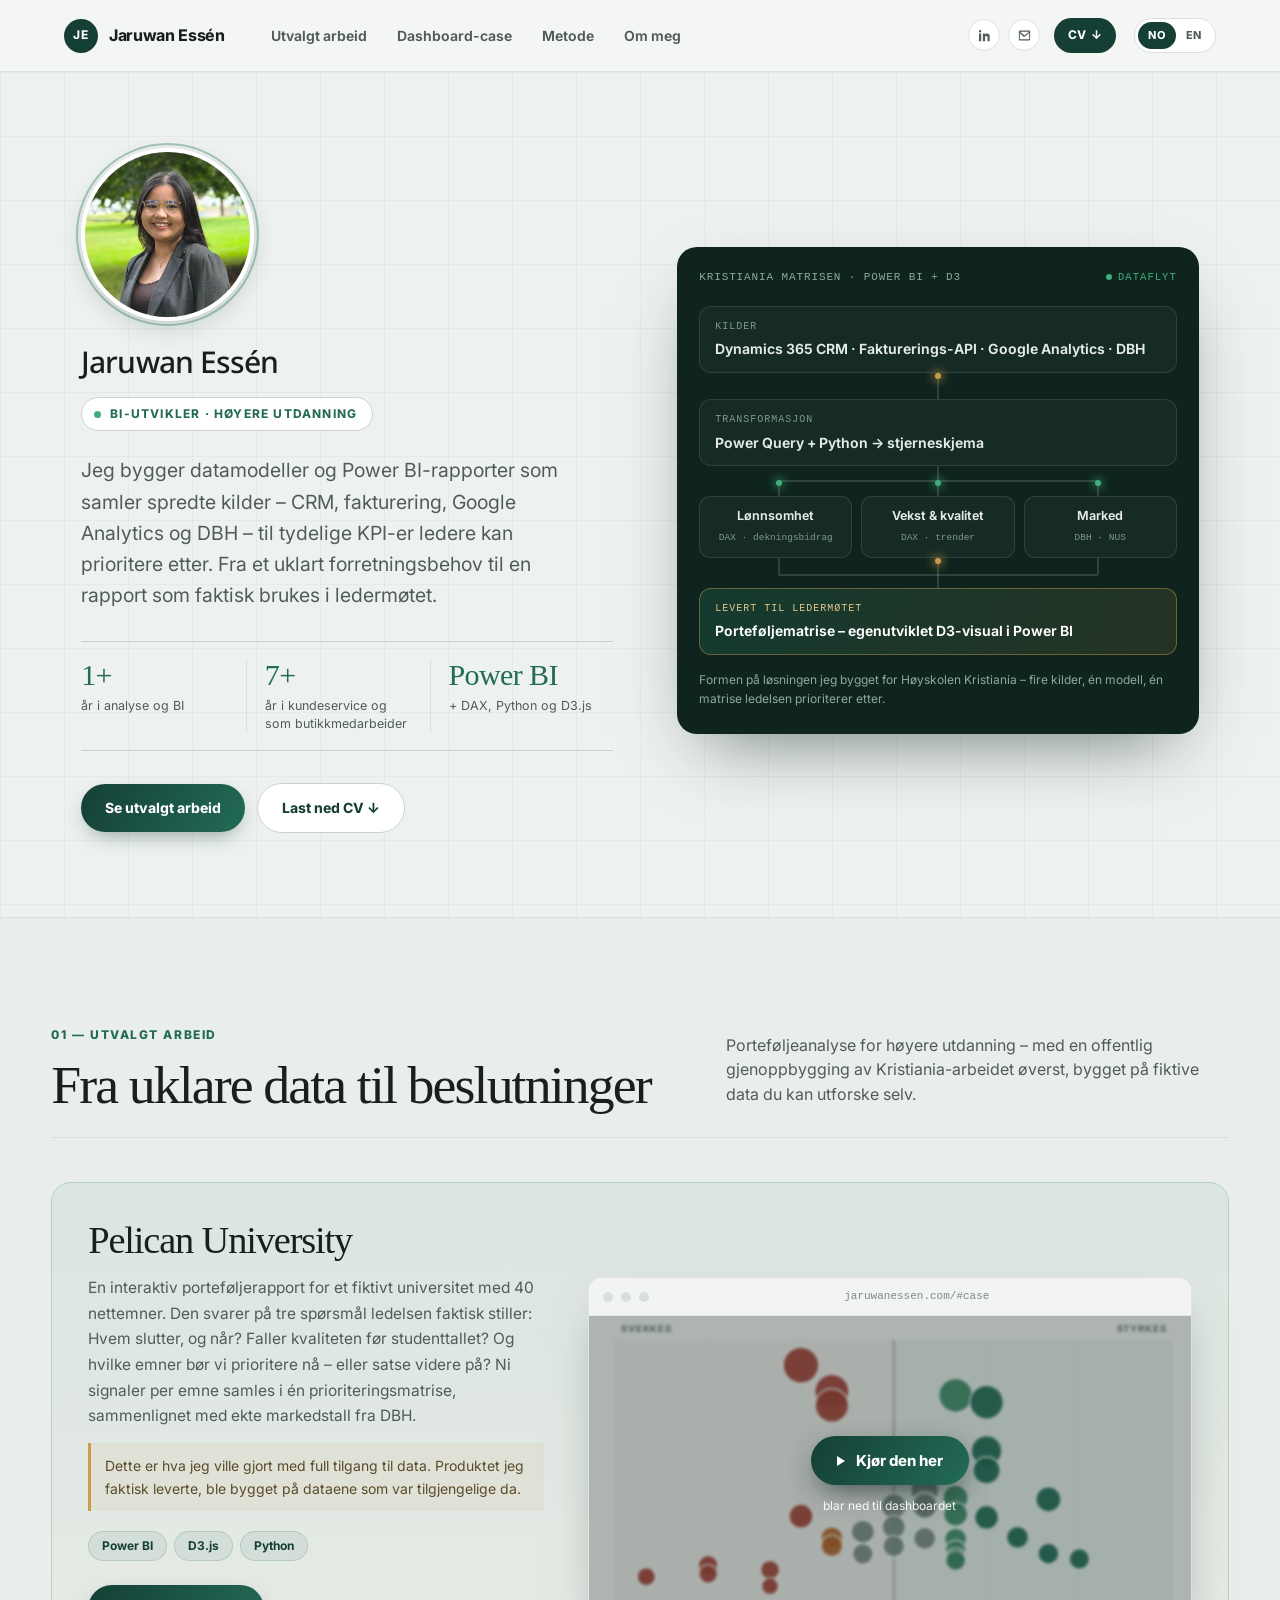
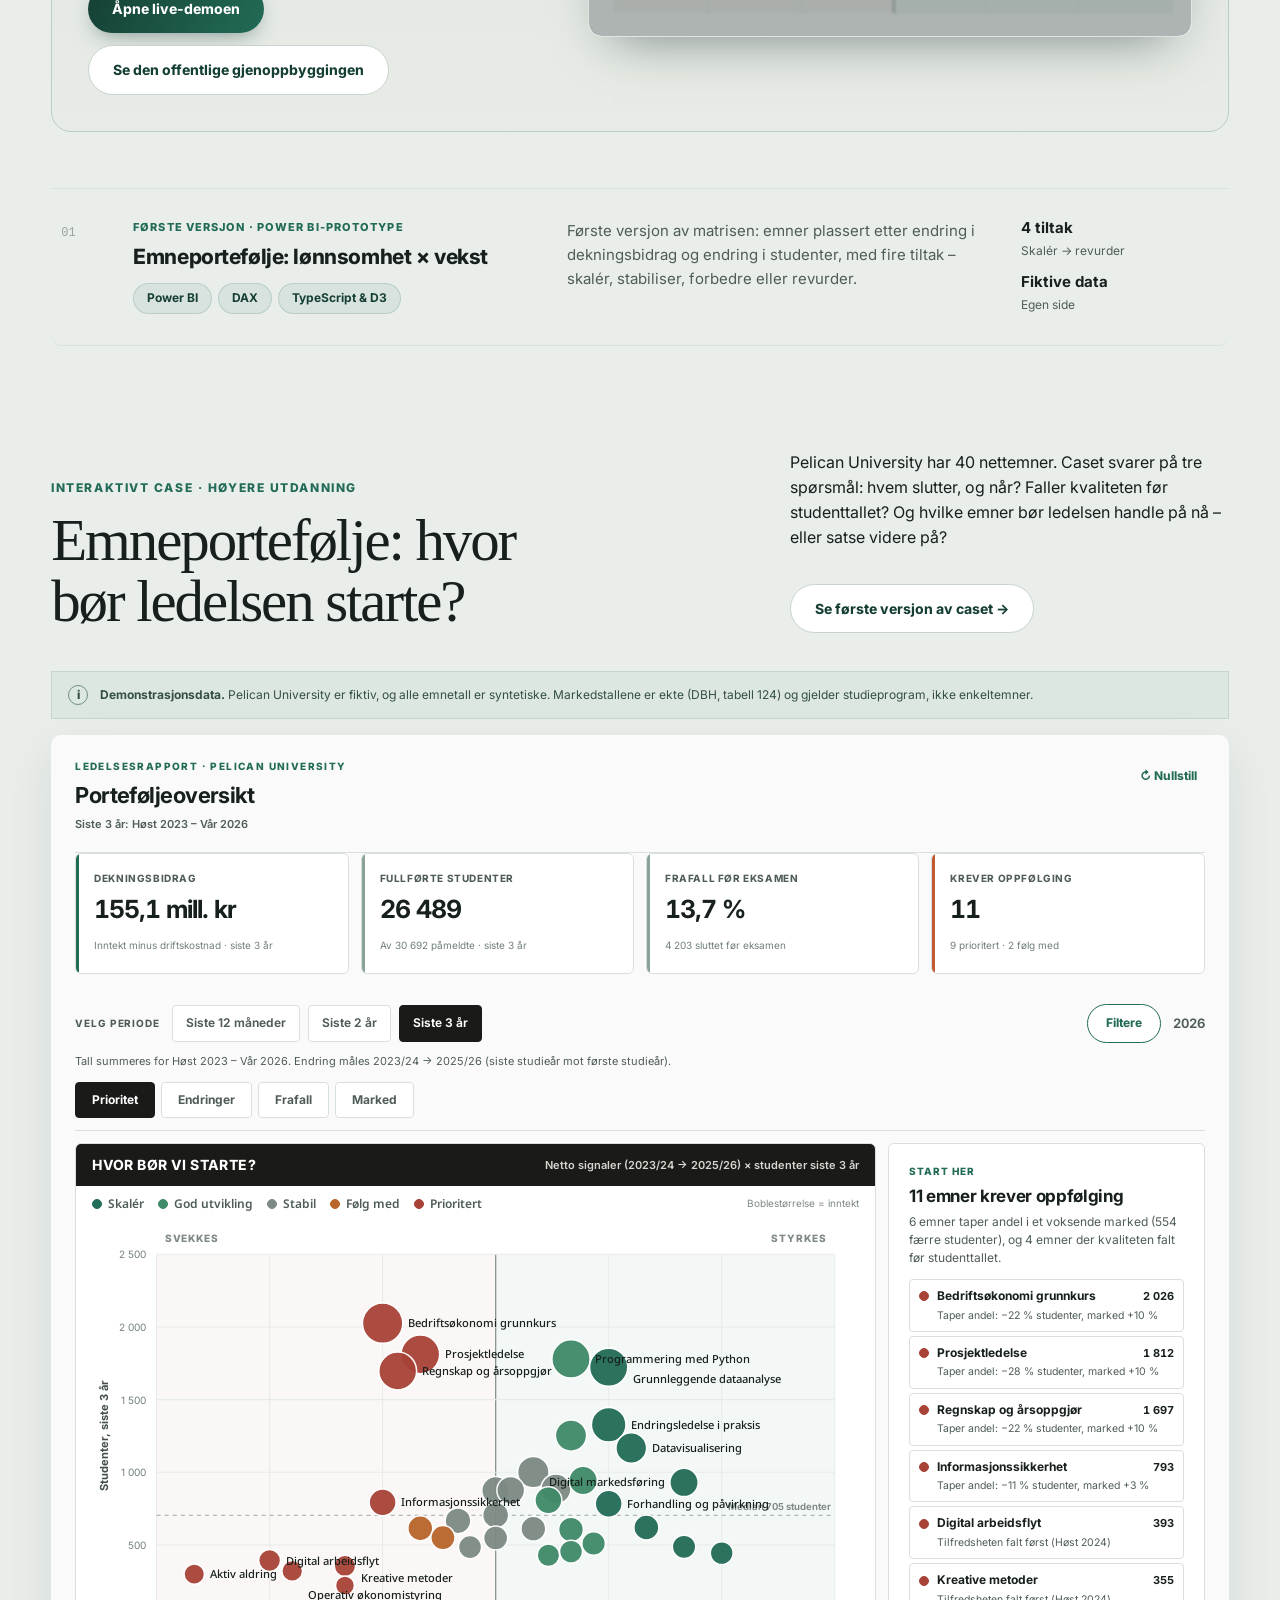
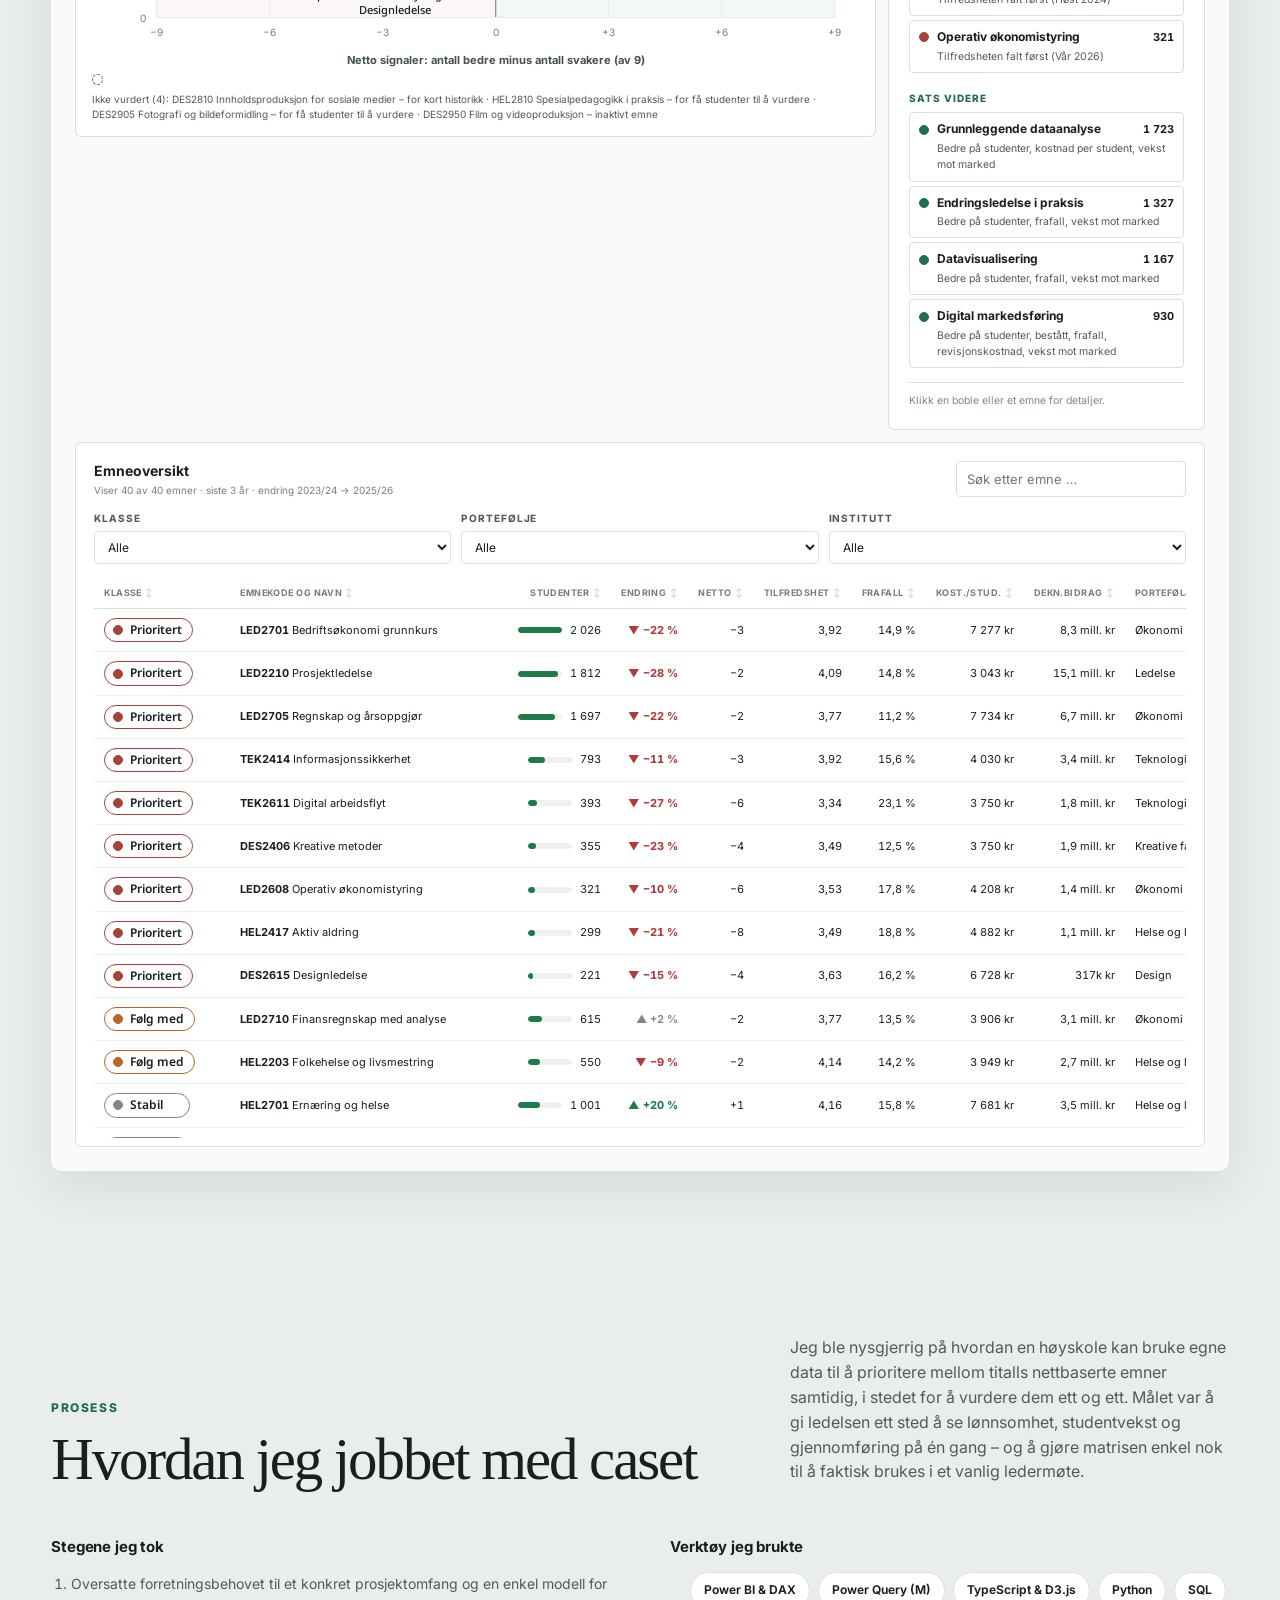
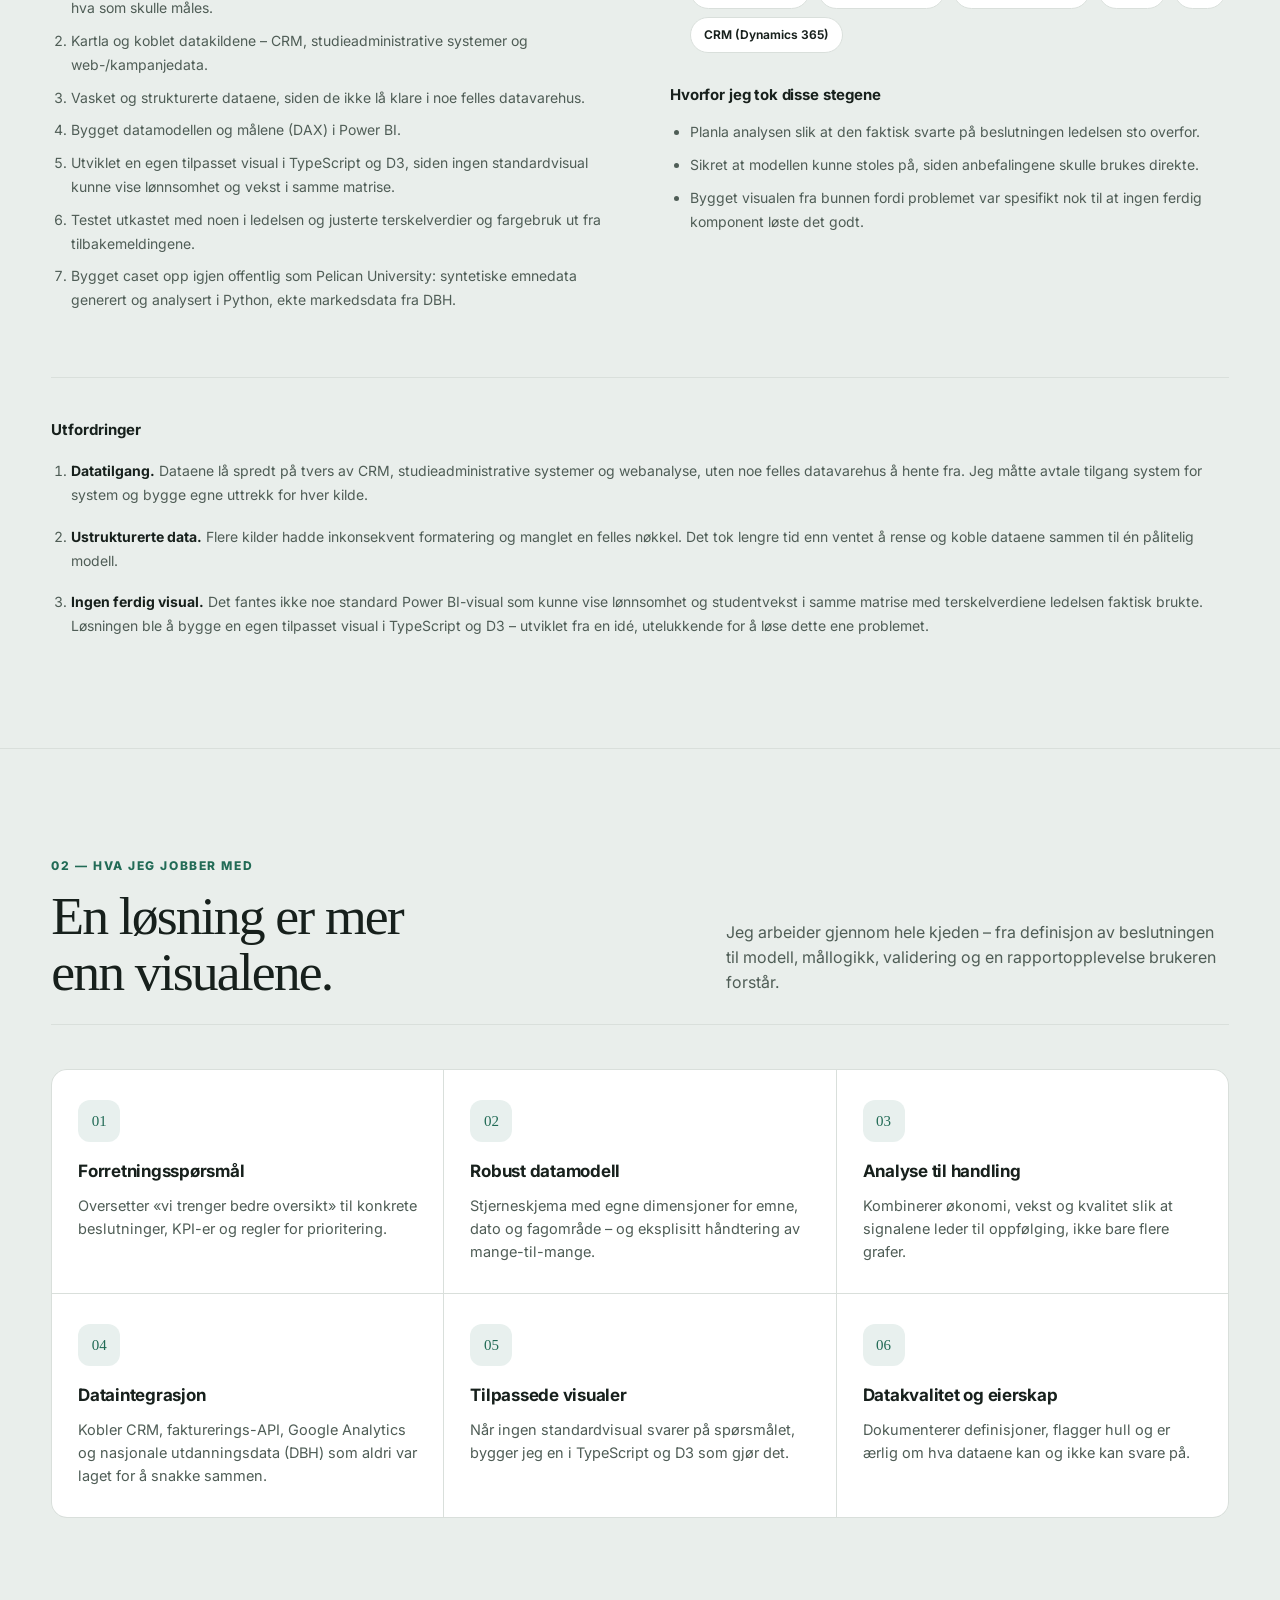
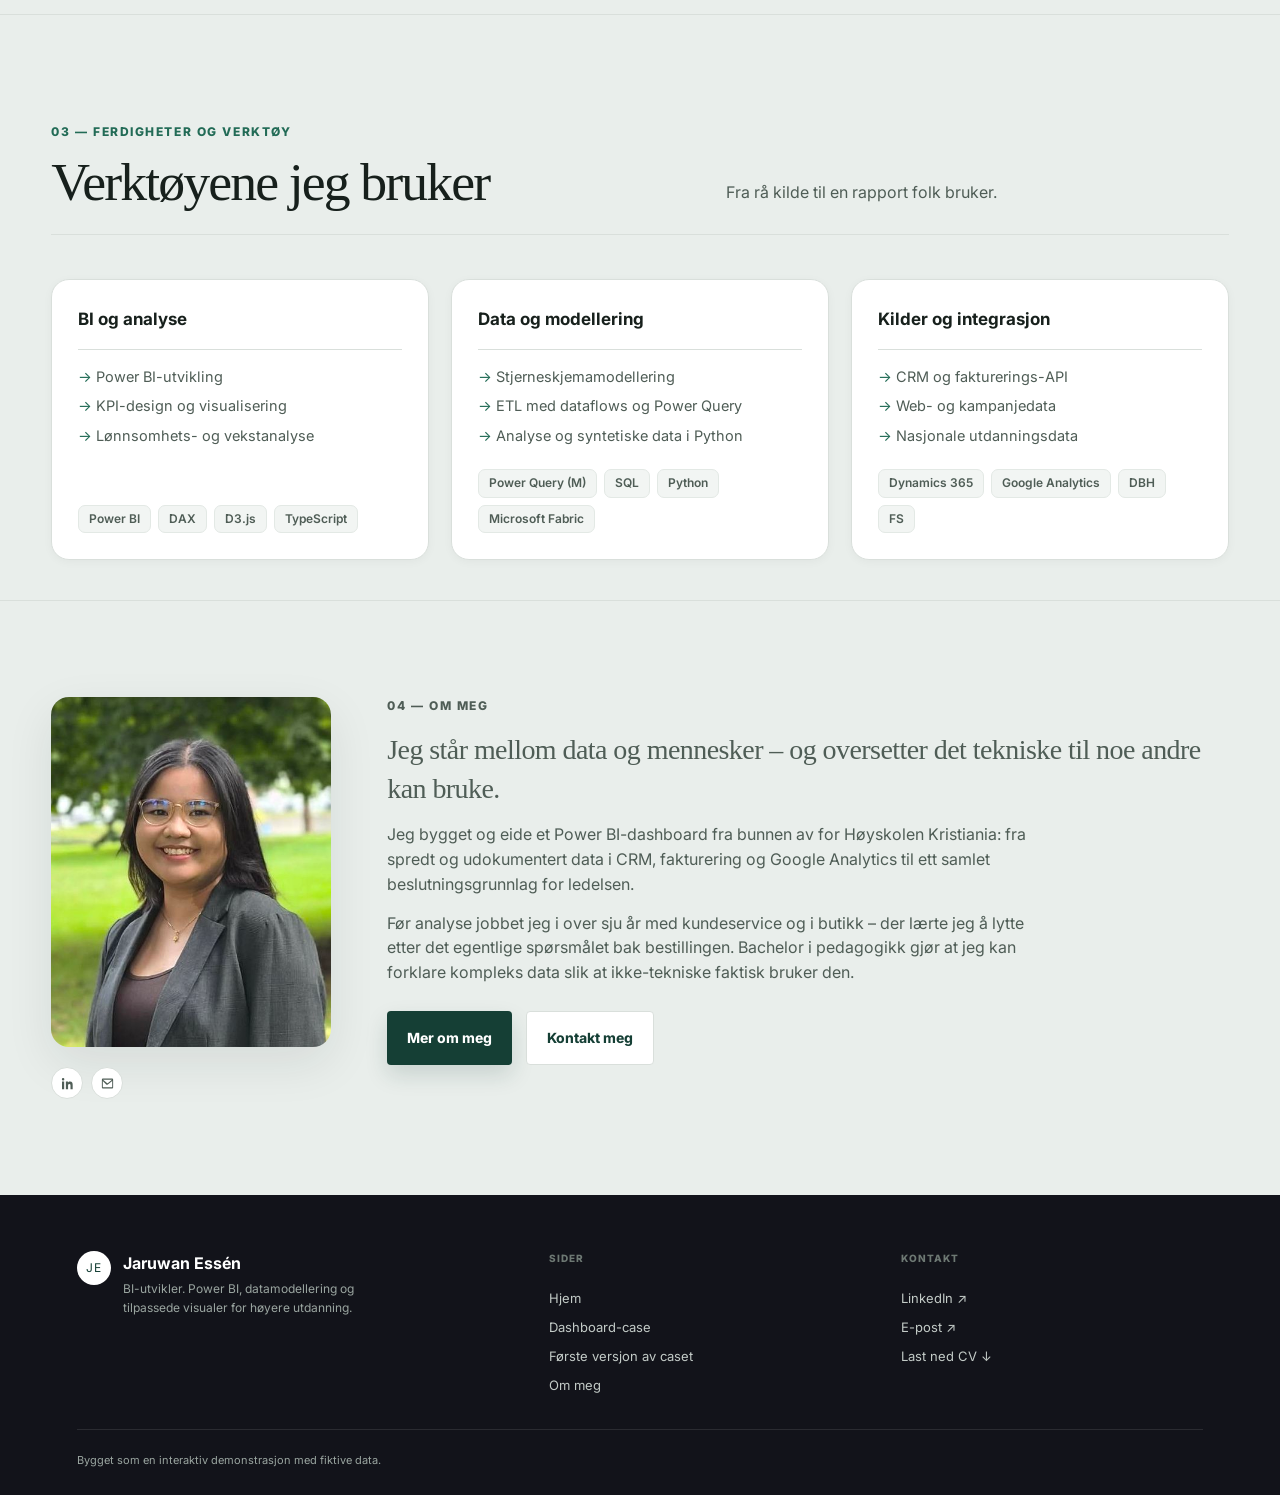
<file: index.html>
<!doctype html>
<html lang="nb">
  <head>
    <meta charset="utf-8" />
    <meta
      name="viewport"
      content="width=device-width, initial-scale=1, viewport-fit=cover"
    />
    <title data-en="Jaruwan Essén – BI developer">
      Jaruwan Essén – BI-utvikler
    </title>
    <meta
      name="description"
      content="BI-portefølje for Jaruwan Essén – Power BI, datamodellering og beslutningsstøtte for høyere utdanning."
      data-en-content="BI portfolio for Jaruwan Essén – Power BI, data modelling and decision support for higher education."
    />
    <link rel="preconnect" href="https://fonts.googleapis.com" />
    <link rel="preconnect" href="https://fonts.gstatic.com" crossorigin />
    <link
      rel="stylesheet"
      href="https://fonts.googleapis.com/css2?family=Inter:wght@400;500;600;650;700;750;800&family=Noto+Sans:wght@500;600&display=swap"
    />
    <link rel="stylesheet" href="styles.css" />
  </head>
  <body>
    <header class="site-header">
      <a
        class="brand"
        href="#top"
        aria-label="Til toppen"
        data-en-aria-label="To the top"
      >
        <span class="brand-mark">JE</span>
        <span>Jaruwan Essén</span>
      </a>
      <nav aria-label="Hovedmeny" data-en-aria-label="Main menu">
        <a href="#work" data-en="Selected work">Utvalgt arbeid</a>
        <a href="#case" data-en="Dashboard case">Dashboard-case</a>
        <a href="#method" data-en="Method">Metode</a>
        <a href="about.html" data-en="About me">Om meg</a>
      </nav>
      <div class="header-actions">
        <a
          class="icon-link"
          href="https://www.linkedin.com/in/jaruwan-essen/"
          target="_blank"
          rel="noopener"
          aria-label="LinkedIn"
        >
          <svg viewBox="0 0 24 24" aria-hidden="true">
            <path
              d="M6.94 5a2 2 0 1 1-4 0 2 2 0 0 1 4 0ZM3.2 8.75h3.47V21H3.2V8.75Zm6.2 0h3.33v1.68h.05c.46-.87 1.6-1.79 3.3-1.79 3.53 0 4.18 2.32 4.18 5.34V21h-3.47v-5.4c0-1.29-.02-2.94-1.79-2.94-1.8 0-2.07 1.4-2.07 2.85V21H9.4V8.75Z"
            />
          </svg>
        </a>
        <a
          class="icon-link"
          href="mailto:jaruwan.essen@gmail.com"
          aria-label="Send e-post"
          data-en-aria-label="Send email"
        >
          <svg viewBox="0 0 24 24" aria-hidden="true">
            <path
              d="M3 5.5A1.5 1.5 0 0 1 4.5 4h15A1.5 1.5 0 0 1 21 5.5v13a1.5 1.5 0 0 1-1.5 1.5h-15A1.5 1.5 0 0 1 3 18.5v-13Zm1.85.5 6.83 5.47a.5.5 0 0 0 .64 0L19.15 6H4.85ZM4.5 8.02V18h15V8.02l-6.98 5.6a2 2 0 0 1-2.54 0L4.5 8.02Z"
            />
          </svg>
        </a>
        <a class="cv-pill" href="resume.pdf" target="_blank" rel="noopener"
          >CV <span aria-hidden="true">↓</span></a
        >
        <div class="lang-switch" role="group" aria-label="Språk / Language">
          <button type="button" data-lang="no" aria-pressed="true">NO</button>
          <button type="button" data-lang="en" aria-pressed="false">EN</button>
        </div>
      </div>
    </header>

    <main>
      <!-- ── Hero ─────────────────────────────────────────────────────── -->
      <section class="home-hero" id="top">
        <div class="hh-wrap">
          <div>
            <img
              class="hh-avatar"
              src="profilepicture.jpg"
              alt="Jaruwan Essén"
              width="200"
              height="200"
            />
            <h1 class="hh-name">Jaruwan Essén</h1>
            <div class="hh-chip">
              <span class="hh-dot" aria-hidden="true"></span>
              <span data-en="BI developer · Higher education"
                >BI-utvikler · Høyere utdanning</span
              >
            </div>
            <p
              class="hh-lead"
              data-en="I build data models and Power BI reports that pull scattered sources – CRM, invoicing, Google Analytics and DBH – into clear KPIs leaders can prioritise by. From an unclear business need to a report that is actually used in the management meeting."
            >
              Jeg bygger datamodeller og Power BI-rapporter som samler spredte
              kilder – CRM, fakturering, Google Analytics og DBH – til tydelige
              KPI-er ledere kan prioritere etter. Fra et uklart forretningsbehov
              til en rapport som faktisk brukes i ledermøtet.
            </p>
            <div class="hh-stats">
              <div>
                <div class="hh-num">1+</div>
                <div class="hh-lbl" data-en="years in analytics and BI">
                  år i analyse og BI
                </div>
              </div>
              <div>
                <div class="hh-num">7+</div>
                <div
                  class="hh-lbl"
                  data-en="years in customer service and retail"
                >
                  år i kundeservice og som butikkmedarbeider
                </div>
              </div>
              <div>
                <div class="hh-num">Power BI</div>
                <div class="hh-lbl" data-en="+ DAX, Python and D3.js">
                  + DAX, Python og D3.js
                </div>
              </div>
            </div>
            <div class="hh-actions">
              <a class="btn btn--grad" href="#work" data-en="See selected work"
                >Se utvalgt arbeid</a
              >
              <a
                class="btn btn--ghost"
                href="resume.pdf"
                target="_blank"
                rel="noopener"
                data-en="Download CV ↓"
                >Last ned CV ↓</a
              >
            </div>
          </div>

          <!-- Data flow diagram: the shape of the solution delivered for Kristiania -->
          <div
            class="diagram"
            aria-label="Dataflyt i Kristiania Matrisen"
            data-en-aria-label="Data flow in Kristiania Matrisen"
          >
            <div class="diagram-head">
              <span class="diagram-head-label"
                >Kristiania Matrisen · Power BI + D3</span
              >
              <span class="diagram-head-live"
                ><span class="hh-dot" aria-hidden="true"></span
                ><span data-en="data flow">dataflyt</span></span
              >
            </div>

            <div class="node">
              <div class="node-eyebrow" data-en="sources">kilder</div>
              <div class="node-title">
                Dynamics 365 CRM ·
                <span data-en="Invoicing API">Fakturerings-API</span> · Google
                Analytics · DBH
              </div>
            </div>

            <div class="trunk"><span class="packet"></span></div>

            <div class="node">
              <div class="node-eyebrow" data-en="transform">transformasjon</div>
              <div
                class="node-title"
                data-en="Power Query + Python → star schema"
              >
                Power Query + Python → stjerneskjema
              </div>
            </div>

            <div class="fan fan-out" aria-hidden="true">
              <i class="fan-stem fan-stem--top"></i><i class="fan-bar"></i>
              <i class="fan-leg fan-leg--l"></i
              ><i class="fan-leg fan-leg--c"></i
              ><i class="fan-leg fan-leg--r"></i>
              <span class="packet packet--branch packet--l"></span>
              <span class="packet packet--branch packet--c"></span>
              <span class="packet packet--branch packet--r"></span>
            </div>

            <div class="model-row">
              <div class="model-node">
                <b data-en="Profitability">Lønnsomhet</b
                ><span data-en="DAX · margin">DAX · dekningsbidrag</span>
              </div>
              <div class="model-node">
                <b data-en="Growth &amp; quality">Vekst &amp; kvalitet</b
                ><span data-en="DAX · trends">DAX · trender</span>
              </div>
              <div class="model-node">
                <b data-en="Market">Marked</b><span>DBH · NUS</span>
              </div>
            </div>

            <div class="fan fan-in" aria-hidden="true">
              <i class="fan-leg fan-leg--l"></i
              ><i class="fan-leg fan-leg--c"></i
              ><i class="fan-leg fan-leg--r"></i> <i class="fan-bar"></i
              ><i class="fan-stem fan-stem--bottom"></i>
              <span class="packet"></span>
            </div>

            <div class="node node--final">
              <div
                class="node-eyebrow"
                data-en="delivered to the management meeting"
              >
                levert til ledermøtet
              </div>
              <div
                class="node-title"
                data-en="Portfolio matrix – custom D3 visual in Power BI"
              >
                Porteføljematrise – egenutviklet D3-visual i Power BI
              </div>
            </div>
            <div
              class="diagram-caption"
              data-en="The shape of the solution I built for Høyskolen Kristiania – four sources, one model, one matrix management prioritises from."
            >
              Formen på løsningen jeg bygget for Høyskolen Kristiania – fire
              kilder, én modell, én matrise ledelsen prioriterer etter.
            </div>
          </div>
        </div>
      </section>

      <!-- ── Selected work ───────────────────────────────────────────── -->
      <section class="sw-section" id="work">
        <div class="sw-wrap">
          <div class="sw-head">
            <div>
              <p class="kicker" data-en="01 — Selected work">
                01 — Utvalgt arbeid
              </p>
              <h2 data-en="From unclear data to decisions">
                Fra uklare data til beslutninger
              </h2>
            </div>
            <p
              data-en="Portfolio analytics for higher education – starting with a public rebuild of the Kristiania work, built on fictional data you can explore yourself."
            >
              Porteføljeanalyse for høyere utdanning – med en offentlig
              gjenoppbygging av Kristiania-arbeidet øverst, bygget på fiktive
              data du kan utforske selv.
            </p>
          </div>

          <div class="featured">
            <div>
              <h3>Pelican University</h3>
              <p
                data-en="An interactive portfolio report for a fictional university with 40 online courses. It answers three questions management actually asks: who drops out, and when? Does quality fall before enrolment does? And which courses should we act on now – or invest further in? Nine signals per course are combined into one priority matrix, compared against real market data from DBH."
              >
                En interaktiv porteføljerapport for et fiktivt universitet med
                40 nettemner. Den svarer på tre spørsmål ledelsen faktisk
                stiller: Hvem slutter, og når? Faller kvaliteten før
                studenttallet? Og hvilke emner bør vi prioritere nå – eller
                satse videre på? Ni signaler per emne samles i én
                prioriteringsmatrise, sammenlignet med ekte markedstall fra DBH.
              </p>
              <p
                class="note"
                data-en="This is what I would do with full access to the data. The product I actually delivered was built on the data that was available at the time."
              >
                Dette er hva jeg ville gjort med full tilgang til data.
                Produktet jeg faktisk leverte, ble bygget på dataene som var
                tilgjengelige da.
              </p>
              <div class="pill-row">
                <span class="pill">Power BI</span>
                <span class="pill">D3.js</span>
                <span class="pill">Python</span>
              </div>
              <div class="hh-actions">
                <a
                  class="btn btn--grad"
                  href="#case"
                  data-scroll-case
                  data-en="Open the live demo"
                  >Åpne live-demoen</a
                >
                <a
                  class="btn btn--ghost"
                  href="#process"
                  data-en="See the public rebuild"
                  >Se den offentlige gjenoppbyggingen</a
                >
              </div>
            </div>

            <div class="browser">
              <div class="browser-bar">
                <span class="browser-dot"></span
                ><span class="browser-dot"></span
                ><span class="browser-dot"></span>
                <span class="browser-url">jaruwanessen.com/#case</span>
              </div>
              <div class="browser-body">
                <svg
                  id="previewChart"
                  viewBox="0 0 640 340"
                  role="img"
                  aria-label="Forhåndsvisning av prioriteringsmatrisen"
                  data-en-aria-label="Preview of the priority matrix"
                ></svg>
                <button class="demo-launch" type="button" data-scroll-case>
                  <span class="demo-launch-pill"
                    ><span class="play-tri" aria-hidden="true"></span
                    ><span data-en="Run it here">Kjør den her</span></span
                  >
                  <span
                    class="demo-launch-note"
                    data-en="scrolls down to the dashboard"
                    >blar ned til dashboardet</span
                  >
                </button>
              </div>
            </div>
          </div>

          <div class="rows">
            <a class="row-link" href="emneportefolje.html">
              <span class="row-index">01</span>
              <span>
                <span
                  class="row-cat"
                  data-en="First version · Power BI prototype"
                  >Første versjon · Power BI-prototype</span
                >
                <span
                  class="row-title"
                  data-en="Course portfolio: profitability × growth"
                  >Emneportefølje: lønnsomhet × vekst</span
                >
                <span class="pill-row">
                  <span class="pill">Power BI</span><span class="pill">DAX</span
                  ><span class="pill">TypeScript &amp; D3</span>
                </span>
              </span>
              <span
                class="row-desc"
                data-en="The first version of the matrix: courses placed by change in contribution margin and change in students, with four actions – scale, stabilise, improve or reconsider."
              >
                Første versjon av matrisen: emner plassert etter endring i
                dekningsbidrag og endring i studenter, med fire tiltak – skalér,
                stabiliser, forbedre eller revurder.
              </span>
              <span class="row-metrics">
                <span
                  ><b data-en="4 actions">4 tiltak</b
                  ><span data-en="Scale → reconsider"
                    >Skalér → revurder</span
                  ></span
                >
                <span
                  ><b data-en="Fictional data">Fiktive data</b
                  ><span data-en="Separate page">Egen side</span></span
                >
              </span>
            </a>
          </div>
        </div>
      </section>

      <!-- ── Pelican case ────────────────────────────────────────────── -->
      <section class="case-section" id="case">
        <div class="section-heading">
          <div>
            <p class="kicker" data-en="Interactive case · higher education">
              Interaktivt case · høyere utdanning
            </p>
            <h2 data-en="Course portfolio: where should management start?">
              Emneportefølje: hvor bør ledelsen starte?
            </h2>
          </div>
          <div class="case-aside">
            <p
              data-en="Pelican University has 40 online courses. The case answers three questions: who drops out, and when? Does quality fall before enrolment? And which courses should management act on now – or invest further in?"
            >
              Pelican University har 40 nettemner. Caset svarer på tre spørsmål:
              hvem slutter, og når? Faller kvaliteten før studenttallet? Og
              hvilke emner bør ledelsen handle på nå – eller satse videre på?
            </p>
            <a
              class="btn btn--ghost"
              href="emneportefolje.html"
              data-en="See the first version of the case →"
              >Se første versjon av caset →</a
            >
          </div>
        </div>

        <div class="mock-banner" role="note">
          <span aria-hidden="true">i</span>
          <p
            data-en="<strong>Demonstration data.</strong> Pelican University is fictional, and all course figures are synthetic. The market figures are real (DBH, table 124) and apply to study programmes, not single courses."
          >
            <strong>Demonstrasjonsdata.</strong> Pelican University er fiktiv,
            og alle emnetall er syntetiske. Markedstallene er ekte (DBH, tabell
            124) og gjelder studieprogram, ikke enkeltemner.
          </p>
        </div>

        <div class="dashboard-shell">
          <div class="dashboard-titlebar">
            <div>
              <p data-en="MANAGEMENT REPORT · PELICAN UNIVERSITY">
                LEDELSESRAPPORT · PELICAN UNIVERSITY
              </p>
              <h3 data-en="Portfolio overview">Porteføljeoversikt</h3>
              <p class="titlebar-sub" id="windowLabel">–</p>
            </div>
            <button
              class="reset-button"
              id="resetFilters"
              type="button"
              aria-label="Nullstill alle valg"
              data-en-aria-label="Reset all choices"
            >
              ↻ <span data-en="Reset">Nullstill</span>
            </button>
          </div>

          <div class="kpi-grid" aria-live="polite">
            <article class="kpi-card accent">
              <span data-en="Contribution margin">Dekningsbidrag</span>
              <strong id="kpiContribution">–</strong>
              <small id="kpiContributionNote">–</small>
            </article>
            <article class="kpi-card">
              <span data-en="Completed students">Fullførte studenter</span>
              <strong id="kpiStudents">–</strong>
              <small id="kpiStudentsNote">–</small>
            </article>
            <article class="kpi-card">
              <span data-en="Dropout before exam">Frafall før eksamen</span>
              <strong id="kpiDropout">–</strong>
              <small id="kpiDropoutNote">–</small>
            </article>
            <article class="kpi-card warning">
              <span data-en="Needs follow-up">Krever oppfølging</span>
              <strong id="kpiAttention">–</strong>
              <small id="kpiAttentionNote">–</small>
            </article>
          </div>

          <div class="matrix-toolbar">
            <div
              class="period-pills"
              role="group"
              aria-label="Velg periode"
              data-en-aria-label="Choose period"
            >
              <span class="period-caption" data-en="Choose period"
                >Velg periode</span
              >
              <button
                class="period-pill"
                type="button"
                data-period="12m"
                data-en="Last 12 months"
              >
                Siste 12 måneder
              </button>
              <button
                class="period-pill"
                type="button"
                data-period="2y"
                data-en="Last 2 years"
              >
                Siste 2 år
              </button>
              <button
                class="period-pill active"
                type="button"
                data-period="3y"
                data-en="Last 3 years"
              >
                Siste 3 år
              </button>
            </div>
            <div class="toolbar-right">
              <div class="filtere-wrap">
                <button
                  class="filtere-btn"
                  id="filtereBtn"
                  type="button"
                  aria-expanded="false"
                  aria-controls="filterePanel"
                >
                  Filtere
                </button>
                <div class="filtere-panel" id="filterePanel" hidden>
                  <label
                    ><span data-en="Subject area">Fagområde</span>
                    <select id="areaFilter">
                      <option value="Alle">Alle fagområder</option>
                    </select>
                  </label>
                </div>
              </div>
              <span class="year-badge">2026</span>
            </div>
          </div>
          <p class="period-explain" id="periodExplain">–</p>

          <div
            class="view-tabs"
            role="tablist"
            aria-label="Velg visning"
            data-en-aria-label="Choose view"
          >
            <button
              class="view-tab active"
              type="button"
              role="tab"
              id="tab-prioritet"
              aria-controls="view-prioritet"
              aria-selected="true"
              data-view="prioritet"
              data-en="Priority"
            >
              Prioritet
            </button>
            <button
              class="view-tab"
              type="button"
              role="tab"
              id="tab-endringer"
              aria-controls="view-endringer"
              aria-selected="false"
              data-view="endringer"
              data-en="Changes"
            >
              Endringer
            </button>
            <button
              class="view-tab"
              type="button"
              role="tab"
              id="tab-frafall"
              aria-controls="view-frafall"
              aria-selected="false"
              data-view="frafall"
              data-en="Dropout"
            >
              Frafall
            </button>
            <button
              class="view-tab"
              type="button"
              role="tab"
              id="tab-marked"
              aria-controls="view-marked"
              aria-selected="false"
              data-view="marked"
              data-en="Market"
            >
              Marked
            </button>
          </div>

          <!-- ── Prioritet: the matrix (Q6) ── -->
          <div
            class="view-panel"
            id="view-prioritet"
            role="tabpanel"
            aria-labelledby="tab-prioritet"
          >
            <div class="dashboard-grid">
              <article class="chart-card matrix-card">
                <div class="matrix-masthead">
                  <span class="matrix-title" data-en="Where should we start?"
                    >Hvor bør vi starte?</span
                  >
                  <span class="matrix-subtitle" id="matrixSubtitle">–</span>
                </div>
                <div class="matrix-toolbar-row">
                  <div
                    class="class-legend"
                    id="classLegend"
                    aria-label="Forklaring"
                    data-en-aria-label="Legend"
                  ></div>
                  <span class="legend-note" data-en="Bubble size = revenue"
                    >Boblestørrelse = inntekt</span
                  >
                </div>
                <div class="chart-wrap">
                  <svg
                    id="portfolioChart"
                    role="img"
                    aria-labelledby="chartTitle chartDesc"
                    viewBox="0 0 760 450"
                  >
                    <title
                      id="chartTitle"
                      data-en="Priority matrix for online courses"
                    >
                      Prioriteringsmatrise for nettemner
                    </title>
                    <desc
                      id="chartDesc"
                      data-en="Courses placed by net signals and number of students."
                    >
                      Emner plassert etter netto signaler og antall studenter.
                    </desc>
                  </svg>
                  <div
                    class="tooltip"
                    id="chartTooltip"
                    role="status"
                    hidden
                  ></div>
                </div>
                <p class="dashed-note" id="notJudgedNote">–</p>
              </article>

              <aside class="insight-card" id="insightCard" aria-live="polite">
                <div id="insightOverview"></div>
                <div class="insight-content" id="insightContent" hidden>
                  <button
                    id="closeInsight"
                    class="detail-close"
                    aria-label="Lukk detaljvisning"
                    data-en-aria-label="Close details"
                    type="button"
                  >
                    ×
                  </button>
                  <div class="detail-tags">
                    <span class="detail-pill" id="detailClass">–</span>
                    <span class="detail-pill fase" id="detailPortfolio">–</span>
                  </div>
                  <h4 id="detailName">–</h4>
                  <p class="course-code" id="detailCode">–</p>
                  <p class="detail-verdict" id="detailVerdict">–</p>
                  <div class="detail-metric-box" id="detailMetrics"></div>
                  <div class="detail-timeline" id="detailTimeline"></div>
                </div>
              </aside>
            </div>
          </div>

          <!-- ── Endringer: heatmap + sequences (Q3) ── -->
          <div
            class="view-panel"
            id="view-endringer"
            role="tabpanel"
            aria-labelledby="tab-endringer"
            hidden
          >
            <div class="dashboard-grid">
              <article class="chart-card">
                <div class="matrix-masthead">
                  <span class="matrix-title" data-en="What has changed?"
                    >Hva har endret seg?</span
                  >
                  <span class="matrix-subtitle" id="heatSubtitle">–</span>
                </div>
                <div class="matrix-toolbar-row">
                  <div class="heat-legend">
                    <span
                      ><i class="hl-swatch good-large"></i
                      ><span data-en="Much better">Mye bedre</span></span
                    >
                    <span
                      ><i class="hl-swatch good-small"></i
                      ><span data-en="Better">Bedre</span></span
                    >
                    <span
                      ><i class="hl-swatch bad-small"></i
                      ><span data-en="Weaker">Svakere</span></span
                    >
                    <span
                      ><i class="hl-swatch bad-large"></i
                      ><span data-en="Much weaker">Mye svakere</span></span
                    >
                    <span data-en="· = below threshold">· = under terskel</span>
                  </div>
                  <button
                    class="toggle-pill"
                    id="togglePatterns"
                    type="button"
                    aria-pressed="false"
                    data-en="Highlight patterns"
                  >
                    Fremhev mønstre
                  </button>
                </div>
                <div class="heat-scroll">
                  <table class="heat-table" id="heatTable"></table>
                </div>
              </article>
              <aside class="insight-card" id="patternCard"></aside>
            </div>
          </div>

          <!-- ── Frafall: retention (Q1) ── -->
          <div
            class="view-panel"
            id="view-frafall"
            role="tabpanel"
            aria-labelledby="tab-frafall"
            hidden
          >
            <div class="dashboard-grid">
              <article class="chart-card">
                <div class="matrix-masthead">
                  <span class="matrix-title" data-en="Who drops out, and when?"
                    >Hvem slutter, og når?</span
                  >
                  <span
                    class="matrix-subtitle"
                    data-en="Share of students still active, week by week"
                    >Andel studenter som fortsatt er aktive, uke for uke</span
                  >
                </div>
                <div class="matrix-toolbar-row">
                  <div
                    class="visual-toggles"
                    role="group"
                    aria-label="Sammenlign grupper"
                    data-en-aria-label="Compare groups"
                    id="segmentToggles"
                  >
                    <button
                      class="toggle-pill active"
                      type="button"
                      data-seg="type"
                      data-en="Single course / programme"
                    >
                      Enkeltemne / studieprogram
                    </button>
                    <button
                      class="toggle-pill"
                      type="button"
                      data-seg="returning"
                      data-en="New / returning"
                    >
                      Ny / tilbakevendende
                    </button>
                    <button
                      class="toggle-pill"
                      type="button"
                      data-seg="age"
                      data-en="Age"
                    >
                      Alder
                    </button>
                  </div>
                </div>
                <div class="chart-wrap">
                  <svg
                    id="retentionChart"
                    role="img"
                    aria-label="Andel aktive studenter per uke"
                    data-en-aria-label="Share of active students per week"
                    viewBox="0 0 760 300"
                  ></svg>
                </div>
                <div class="chart-wrap">
                  <svg
                    id="weekChart"
                    role="img"
                    aria-label="Antall som slutter per uke"
                    data-en-aria-label="Number who drop out per week"
                    viewBox="0 0 760 170"
                  ></svg>
                </div>
              </article>
              <aside class="insight-card" id="dropoutCard"></aside>
            </div>
          </div>

          <!-- ── Marked: real DBH growth ── -->
          <div
            class="view-panel"
            id="view-marked"
            role="tabpanel"
            aria-labelledby="tab-marked"
            hidden
          >
            <div class="dashboard-grid">
              <article class="chart-card">
                <div class="matrix-masthead">
                  <span
                    class="matrix-title"
                    data-en="Are we growing with the market?"
                    >Vokser vi med markedet?</span
                  >
                  <span
                    class="matrix-subtitle"
                    data-en="Index, academic year 2023/24 = 100"
                    >Indeks, studieår 2023/24 = 100</span
                  >
                </div>
                <div class="matrix-toolbar-row">
                  <label class="inline-select"
                    ><span data-en="Field (NUS)">Fagfelt (NUS)</span>
                    <select id="marketGroup"></select>
                  </label>
                </div>
                <div class="chart-wrap">
                  <svg
                    id="marketChart"
                    role="img"
                    aria-label="Vekstindeks for Pelican og markedet"
                    data-en-aria-label="Growth index for Pelican and the market"
                    viewBox="0 0 760 320"
                  ></svg>
                </div>
                <p
                  class="dashed-note"
                  data-en="Market source: DBH table 124, students registered in study programmes, all forms of organisation. NUS field names are the official Norwegian names."
                >
                  Kilde for marked: DBH tabell 124, registrerte studenter på
                  studieprogram, alle organiseringsformer.
                </p>
              </article>
              <aside class="insight-card" id="marketCard"></aside>
            </div>
          </div>

          <!-- ── Course table ── -->
          <article class="table-card">
            <div class="card-heading table-heading">
              <div>
                <h4 data-en="Course overview">Emneoversikt</h4>
                <p id="resultCount">–</p>
              </div>
              <label class="search-field">
                <span class="sr-only" data-en="Search for course"
                  >Søk etter emne</span
                >
                <input
                  id="courseSearch"
                  type="search"
                  placeholder="Søk etter emne …"
                  data-en-placeholder="Search for a course …"
                />
              </label>
            </div>
            <div class="table-filters table-filters--3">
              <label
                ><span data-en="Class">Klasse</span
                ><select id="classFilter">
                  <option value="Alle">Alle</option>
                </select></label
              >
              <label
                ><span data-en="Portfolio">Portefølje</span
                ><select id="portefoljeFilter">
                  <option value="Alle">Alle</option>
                </select></label
              >
              <label
                ><span data-en="Department">Institutt</span
                ><select id="instituttFilter">
                  <option value="Alle">Alle</option>
                </select></label
              >
            </div>
            <div class="table-scroll table-scroll--tall">
              <table>
                <thead>
                  <tr>
                    <th
                      scope="col"
                      class="th-left sortable"
                      data-key="klasse"
                      tabindex="0"
                      role="button"
                      aria-sort="none"
                    >
                      <span data-en="Class">Klasse</span
                      ><span class="sort-indicator" aria-hidden="true"></span>
                    </th>
                    <th
                      scope="col"
                      class="th-left sortable"
                      data-key="emne"
                      tabindex="0"
                      role="button"
                      aria-sort="none"
                    >
                      <span data-en="Course code and name"
                        >Emnekode og navn</span
                      ><span class="sort-indicator" aria-hidden="true"></span>
                    </th>
                    <th
                      scope="col"
                      class="sortable"
                      data-key="students"
                      tabindex="0"
                      role="button"
                      aria-sort="none"
                    >
                      <span data-en="Students">Studenter</span
                      ><span class="sort-indicator" aria-hidden="true"></span>
                    </th>
                    <th
                      scope="col"
                      class="sortable"
                      data-key="chgStudents"
                      tabindex="0"
                      role="button"
                      aria-sort="none"
                    >
                      <span data-en="Change">Endring</span
                      ><span class="sort-indicator" aria-hidden="true"></span>
                    </th>
                    <th
                      scope="col"
                      class="sortable"
                      data-key="net"
                      tabindex="0"
                      role="button"
                      aria-sort="none"
                    >
                      <span data-en="Net">Netto</span
                      ><span class="sort-indicator" aria-hidden="true"></span>
                    </th>
                    <th
                      scope="col"
                      class="sortable"
                      data-key="survey"
                      tabindex="0"
                      role="button"
                      aria-sort="none"
                    >
                      <span data-en="Satisfaction">Tilfredshet</span
                      ><span class="sort-indicator" aria-hidden="true"></span>
                    </th>
                    <th
                      scope="col"
                      class="sortable"
                      data-key="dropout"
                      tabindex="0"
                      role="button"
                      aria-sort="none"
                    >
                      <span data-en="Dropout">Frafall</span
                      ><span class="sort-indicator" aria-hidden="true"></span>
                    </th>
                    <th
                      scope="col"
                      class="sortable"
                      data-key="cost"
                      tabindex="0"
                      role="button"
                      aria-sort="none"
                    >
                      <span data-en="Cost/stud.">Kost./stud.</span
                      ><span class="sort-indicator" aria-hidden="true"></span>
                    </th>
                    <th
                      scope="col"
                      class="sortable"
                      data-key="contribution"
                      tabindex="0"
                      role="button"
                      aria-sort="none"
                    >
                      <span data-en="Margin">Dekn.bidrag</span
                      ><span class="sort-indicator" aria-hidden="true"></span>
                    </th>
                    <th
                      scope="col"
                      class="th-left sortable"
                      data-key="portefolje"
                      tabindex="0"
                      role="button"
                      aria-sort="none"
                    >
                      <span data-en="Portfolio">Portefølje</span
                      ><span class="sort-indicator" aria-hidden="true"></span>
                    </th>
                    <th
                      scope="col"
                      class="sortable"
                      data-key="nuskode"
                      tabindex="0"
                      role="button"
                      aria-sort="none"
                    >
                      <span data-en="NUS code">NUS-kode</span
                      ><span class="sort-indicator" aria-hidden="true"></span>
                    </th>
                  </tr>
                </thead>
                <tbody id="courseTable"></tbody>
              </table>
            </div>
          </article>
        </div>
      </section>

      <!-- ── Process ─────────────────────────────────────────────────── -->
      <section class="process-section" id="process">
        <div class="section-heading">
          <div>
            <p class="kicker" data-en="Process">Prosess</p>
            <h2 data-en="How I worked on the case">
              Hvordan jeg jobbet med caset
            </h2>
          </div>
          <p
            data-en="I got curious about how a university college can use its own data to prioritise between dozens of online courses at once, instead of judging them one by one. The goal was to give management one place to see profitability, student growth and completion at the same time – and to make the matrix simple enough to actually be used in an ordinary management meeting."
          >
            Jeg ble nysgjerrig på hvordan en høyskole kan bruke egne data til å
            prioritere mellom titalls nettbaserte emner samtidig, i stedet for å
            vurdere dem ett og ett. Målet var å gi ledelsen ett sted å se
            lønnsomhet, studentvekst og gjennomføring på én gang – og å gjøre
            matrisen enkel nok til å faktisk brukes i et vanlig ledermøte.
          </p>
        </div>

        <div class="process-grid">
          <div class="process-col">
            <h3 data-en="The steps I took">Stegene jeg tok</h3>
            <ol>
              <li
                data-en="Translated the business need into a concrete project scope and a simple model of what should be measured."
              >
                Oversatte forretningsbehovet til et konkret prosjektomfang og en
                enkel modell for hva som skulle måles.
              </li>
              <li
                data-en="Mapped and connected the data sources – CRM, student administration systems and web/campaign data."
              >
                Kartla og koblet datakildene – CRM, studieadministrative
                systemer og web-/kampanjedata.
              </li>
              <li
                data-en="Cleaned and structured the data, since it was not ready in any shared data warehouse."
              >
                Vasket og strukturerte dataene, siden de ikke lå klare i noe
                felles datavarehus.
              </li>
              <li
                data-en="Built the data model and the measures (DAX) in Power BI."
              >
                Bygget datamodellen og målene (DAX) i Power BI.
              </li>
              <li
                data-en="Developed a custom visual in TypeScript and D3, since no standard visual could show profitability and growth in the same matrix."
              >
                Utviklet en egen tilpasset visual i TypeScript og D3, siden
                ingen standardvisual kunne vise lønnsomhet og vekst i samme
                matrise.
              </li>
              <li
                data-en="Tested the draft with people in management and adjusted thresholds and colours based on the feedback."
              >
                Testet utkastet med noen i ledelsen og justerte terskelverdier
                og fargebruk ut fra tilbakemeldingene.
              </li>
              <li
                data-en="Rebuilt the case publicly as Pelican University: synthetic course data generated and analysed in Python, real market data from DBH."
              >
                Bygget caset opp igjen offentlig som Pelican University:
                syntetiske emnedata generert og analysert i Python, ekte
                markedsdata fra DBH.
              </li>
            </ol>
          </div>
          <div class="process-col">
            <h3 data-en="Tools I used">Verktøy jeg brukte</h3>
            <ul class="tool-list">
              <li>Power BI &amp; DAX</li>
              <li>Power Query (M)</li>
              <li>TypeScript &amp; D3.js</li>
              <li>Python</li>
              <li>SQL</li>
              <li>CRM (Dynamics 365)</li>
            </ul>
            <h3 data-en="Why I took these steps">
              Hvorfor jeg tok disse stegene
            </h3>
            <ul>
              <li
                data-en="Planned the analysis so it actually answered the decision management was facing."
              >
                Planla analysen slik at den faktisk svarte på beslutningen
                ledelsen sto overfor.
              </li>
              <li
                data-en="Made sure the model could be trusted, since the recommendations would be used directly."
              >
                Sikret at modellen kunne stoles på, siden anbefalingene skulle
                brukes direkte.
              </li>
              <li
                data-en="Built the visual from scratch because the problem was specific enough that no ready-made component solved it well."
              >
                Bygget visualen fra bunnen fordi problemet var spesifikt nok til
                at ingen ferdig komponent løste det godt.
              </li>
            </ul>
          </div>
        </div>

        <div class="challenge-block">
          <h3 data-en="Challenges">Utfordringer</h3>
          <ol>
            <li
              data-en="<strong>Data access.</strong> The data was spread across CRM, student administration systems and web analytics, with no shared data warehouse to pull from. I had to arrange access system by system and build separate extracts for each source."
            >
              <strong>Datatilgang.</strong> Dataene lå spredt på tvers av CRM,
              studieadministrative systemer og webanalyse, uten noe felles
              datavarehus å hente fra. Jeg måtte avtale tilgang system for
              system og bygge egne uttrekk for hver kilde.
            </li>
            <li
              data-en="<strong>Unstructured data.</strong> Several sources had inconsistent formatting and lacked a shared key. Cleaning and joining the data into one reliable model took longer than expected."
            >
              <strong>Ustrukturerte data.</strong> Flere kilder hadde
              inkonsekvent formatering og manglet en felles nøkkel. Det tok
              lengre tid enn ventet å rense og koble dataene sammen til én
              pålitelig modell.
            </li>
            <li
              data-en="<strong>No ready-made visual.</strong> No standard Power BI visual could show profitability and student growth in the same matrix with the thresholds management actually used. The solution was a custom visual in TypeScript and D3 – developed from an idea, purely to solve this one problem."
            >
              <strong>Ingen ferdig visual.</strong> Det fantes ikke noe standard
              Power BI-visual som kunne vise lønnsomhet og studentvekst i samme
              matrise med terskelverdiene ledelsen faktisk brukte. Løsningen ble
              å bygge en egen tilpasset visual i TypeScript og D3 – utviklet fra
              en idé, utelukkende for å løse dette ene problemet.
            </li>
          </ol>
        </div>
      </section>

      <!-- ── What I work on ──────────────────────────────────────────── -->
      <section class="ww-section" id="method">
        <div class="sw-wrap">
          <div class="sw-head">
            <div>
              <p class="kicker" data-en="02 — What I work on">
                02 — Hva jeg jobber med
              </p>
              <h2 data-en="A solution is more than the visuals.">
                En løsning er mer enn visualene.
              </h2>
            </div>
            <p
              data-en="I work through the whole chain – from defining the decision to model, measure logic, validation and a report experience the user understands."
            >
              Jeg arbeider gjennom hele kjeden – fra definisjon av beslutningen
              til modell, mållogikk, validering og en rapportopplevelse brukeren
              forstår.
            </p>
          </div>
          <div class="ww-grid">
            <div>
              <span class="ww-num">01</span>
              <h4 data-en="Business questions">Forretningsspørsmål</h4>
              <p
                data-en="Turning “we need a better overview” into concrete decisions, KPIs and rules for prioritising."
              >
                Oversetter «vi trenger bedre oversikt» til konkrete
                beslutninger, KPI-er og regler for prioritering.
              </p>
            </div>
            <div>
              <span class="ww-num">02</span>
              <h4 data-en="Robust data model">Robust datamodell</h4>
              <p
                data-en="Star schema with separate dimensions for course, date and subject area – and explicit handling of many-to-many."
              >
                Stjerneskjema med egne dimensjoner for emne, dato og fagområde –
                og eksplisitt håndtering av mange-til-mange.
              </p>
            </div>
            <div>
              <span class="ww-num">03</span>
              <h4 data-en="Analysis to action">Analyse til handling</h4>
              <p
                data-en="Combining finance, growth and quality so the signals lead to follow-up, not just more charts."
              >
                Kombinerer økonomi, vekst og kvalitet slik at signalene leder
                til oppfølging, ikke bare flere grafer.
              </p>
            </div>
            <div>
              <span class="ww-num">04</span>
              <h4 data-en="Data integration">Dataintegrasjon</h4>
              <p
                data-en="Connecting CRM, invoicing APIs, Google Analytics and national education data (DBH) that were never built to talk to each other."
              >
                Kobler CRM, fakturerings-API, Google Analytics og nasjonale
                utdanningsdata (DBH) som aldri var laget for å snakke sammen.
              </p>
            </div>
            <div>
              <span class="ww-num">05</span>
              <h4 data-en="Custom visuals">Tilpassede visualer</h4>
              <p
                data-en="When no standard visual answers the question, I build one in TypeScript and D3 that does."
              >
                Når ingen standardvisual svarer på spørsmålet, bygger jeg en i
                TypeScript og D3 som gjør det.
              </p>
            </div>
            <div>
              <span class="ww-num">06</span>
              <h4 data-en="Data quality &amp; ownership">
                Datakvalitet og eierskap
              </h4>
              <p
                data-en="Documenting definitions, flagging gaps and being honest about what the data can and cannot answer."
              >
                Dokumenterer definisjoner, flagger hull og er ærlig om hva
                dataene kan og ikke kan svare på.
              </p>
            </div>
          </div>
        </div>
      </section>

      <!-- ── Tools ───────────────────────────────────────────────────── -->
      <section class="sw-section" id="tools">
        <div class="sw-wrap">
          <div class="sw-head">
            <div>
              <p class="kicker" data-en="03 — Skills &amp; tools">
                03 — Ferdigheter og verktøy
              </p>
              <h2 data-en="The stack I reach for">Verktøyene jeg bruker</h2>
            </div>
            <p data-en="From raw source to a report people use.">
              Fra rå kilde til en rapport folk bruker.
            </p>
          </div>
          <div class="tc-grid">
            <div class="tc-card">
              <h4 data-en="BI &amp; analysis">BI og analyse</h4>
              <ul>
                <li data-en="Power BI development">Power BI-utvikling</li>
                <li data-en="KPI design and visualisation">
                  KPI-design og visualisering
                </li>
                <li data-en="Profitability and growth analysis">
                  Lønnsomhets- og vekstanalyse
                </li>
              </ul>
              <div class="pill-row">
                <span class="chip-tool">Power BI</span
                ><span class="chip-tool">DAX</span
                ><span class="chip-tool">D3.js</span
                ><span class="chip-tool">TypeScript</span>
              </div>
            </div>
            <div class="tc-card">
              <h4 data-en="Data &amp; modelling">Data og modellering</h4>
              <ul>
                <li data-en="Star schema modelling">
                  Stjerneskjemamodellering
                </li>
                <li data-en="ETL with dataflows and Power Query">
                  ETL med dataflows og Power Query
                </li>
                <li data-en="Analysis and synthetic data in Python">
                  Analyse og syntetiske data i Python
                </li>
              </ul>
              <div class="pill-row">
                <span class="chip-tool">Power Query (M)</span
                ><span class="chip-tool">SQL</span
                ><span class="chip-tool">Python</span
                ><span class="chip-tool">Microsoft Fabric</span>
              </div>
            </div>
            <div class="tc-card">
              <h4 data-en="Sources &amp; integration">Kilder og integrasjon</h4>
              <ul>
                <li data-en="CRM and invoicing APIs">
                  CRM og fakturerings-API
                </li>
                <li data-en="Web and campaign data">Web- og kampanjedata</li>
                <li data-en="National education data">
                  Nasjonale utdanningsdata
                </li>
              </ul>
              <div class="pill-row">
                <span class="chip-tool">Dynamics 365</span
                ><span class="chip-tool">Google Analytics</span
                ><span class="chip-tool">DBH</span
                ><span class="chip-tool">FS</span>
              </div>
            </div>
          </div>
        </div>
      </section>

      <!-- ── About ───────────────────────────────────────────────────── -->
      <section class="ab-section" aria-labelledby="aboutHeading">
        <div class="sw-wrap ab-grid">
          <div>
            <img
              class="ab-photo"
              src="profilepicture.jpg"
              alt="Jaruwan Essén"
            />
            <div class="closer-social">
              <a
                class="icon-link"
                href="https://www.linkedin.com/in/jaruwan-essen/"
                target="_blank"
                rel="noopener"
                aria-label="LinkedIn"
              >
                <svg viewBox="0 0 24 24" aria-hidden="true">
                  <path
                    d="M6.94 5a2 2 0 1 1-4 0 2 2 0 0 1 4 0ZM3.2 8.75h3.47V21H3.2V8.75Zm6.2 0h3.33v1.68h.05c.46-.87 1.6-1.79 3.3-1.79 3.53 0 4.18 2.32 4.18 5.34V21h-3.47v-5.4c0-1.29-.02-2.94-1.79-2.94-1.8 0-2.07 1.4-2.07 2.85V21H9.4V8.75Z"
                  />
                </svg>
              </a>
              <a
                class="icon-link"
                href="mailto:jaruwan.essen@gmail.com"
                aria-label="Send e-post"
                data-en-aria-label="Send email"
              >
                <svg viewBox="0 0 24 24" aria-hidden="true">
                  <path
                    d="M3 5.5A1.5 1.5 0 0 1 4.5 4h15A1.5 1.5 0 0 1 21 5.5v13a1.5 1.5 0 0 1-1.5 1.5h-15A1.5 1.5 0 0 1 3 18.5v-13Zm1.85.5 6.83 5.47a.5.5 0 0 0 .64 0L19.15 6H4.85ZM4.5 8.02V18h15V8.02l-6.98 5.6a2 2 0 0 1-2.54 0L4.5 8.02Z"
                  />
                </svg>
              </a>
            </div>
          </div>
          <div class="ab-body">
            <p class="kicker" id="aboutHeading" data-en="04 — About me">
              04 — Om meg
            </p>
            <p
              class="ab-quote"
              data-en="I stand between data and people – and turn the technical into something others can use."
            >
              Jeg står mellom data og mennesker – og oversetter det tekniske til
              noe andre kan bruke.
            </p>
            <p
              data-en="I built and owned a Power BI dashboard from scratch for Høyskolen Kristiania: from scattered, undocumented data in CRM, invoicing and Google Analytics to one shared basis for management decisions."
            >
              Jeg bygget og eide et Power BI-dashboard fra bunnen av for
              Høyskolen Kristiania: fra spredt og udokumentert data i CRM,
              fakturering og Google Analytics til ett samlet beslutningsgrunnlag
              for ledelsen.
            </p>
            <p
              data-en="Before analytics I spent more than seven years in customer service and retail – which is where I learned to listen for the real question behind the request. My bachelor in pedagogy helps me explain complex data in a way non-technical people actually use."
            >
              Før analyse jobbet jeg i over sju år med kundeservice og i butikk
              – der lærte jeg å lytte etter det egentlige spørsmålet bak
              bestillingen. Bachelor i pedagogikk gjør at jeg kan forklare
              kompleks data slik at ikke-tekniske faktisk bruker den.
            </p>
            <div class="closer-actions">
              <a
                class="button primary"
                href="about.html"
                data-en="More about me"
                >Mer om meg</a
              >
              <a
                class="button ghost"
                href="mailto:jaruwan.essen@gmail.com"
                data-en="Contact me"
                >Kontakt meg</a
              >
            </div>
          </div>
        </div>
      </section>

      <footer class="site-footer">
        <div class="footer-grid">
          <div class="footer-brand">
            <span class="brand-mark">JE</span>
            <div>
              <strong>Jaruwan Essén</strong>
              <p
                data-en="BI developer. Power BI, data modelling and custom visuals for higher education."
              >
                BI-utvikler. Power BI, datamodellering og tilpassede visualer
                for høyere utdanning.
              </p>
            </div>
          </div>
          <div class="footer-col">
            <p class="footer-heading" data-en="Pages">Sider</p>
            <a href="#top" data-en="Home">Hjem</a>
            <a href="#case" data-en="Dashboard case">Dashboard-case</a>
            <a href="emneportefolje.html" data-en="First version of the case"
              >Første versjon av caset</a
            >
            <a href="about.html" data-en="About me">Om meg</a>
          </div>
          <div class="footer-col">
            <p class="footer-heading" data-en="Contact">Kontakt</p>
            <a
              href="https://www.linkedin.com/in/jaruwan-essen/"
              target="_blank"
              rel="noopener"
              >LinkedIn ↗</a
            >
            <a href="mailto:jaruwan.essen@gmail.com" data-en="Email ↗"
              >E-post ↗</a
            >
            <a
              href="resume.pdf"
              target="_blank"
              rel="noopener"
              data-en="Download CV ↓"
              >Last ned CV ↓</a
            >
          </div>
        </div>
        <p
          class="footer-copyright"
          data-en="Built as an interactive demonstration with fictional data."
        >
          Bygget som en interaktiv demonstrasjon med fiktive data.
        </p>
      </footer>
    </main>

    <script src="i18n.js"></script>
    <script src="pelican-i18n.js"></script>
    <script src="data/results.js"></script>
    <script src="script.js"></script>
  </body>
</html>
</file>
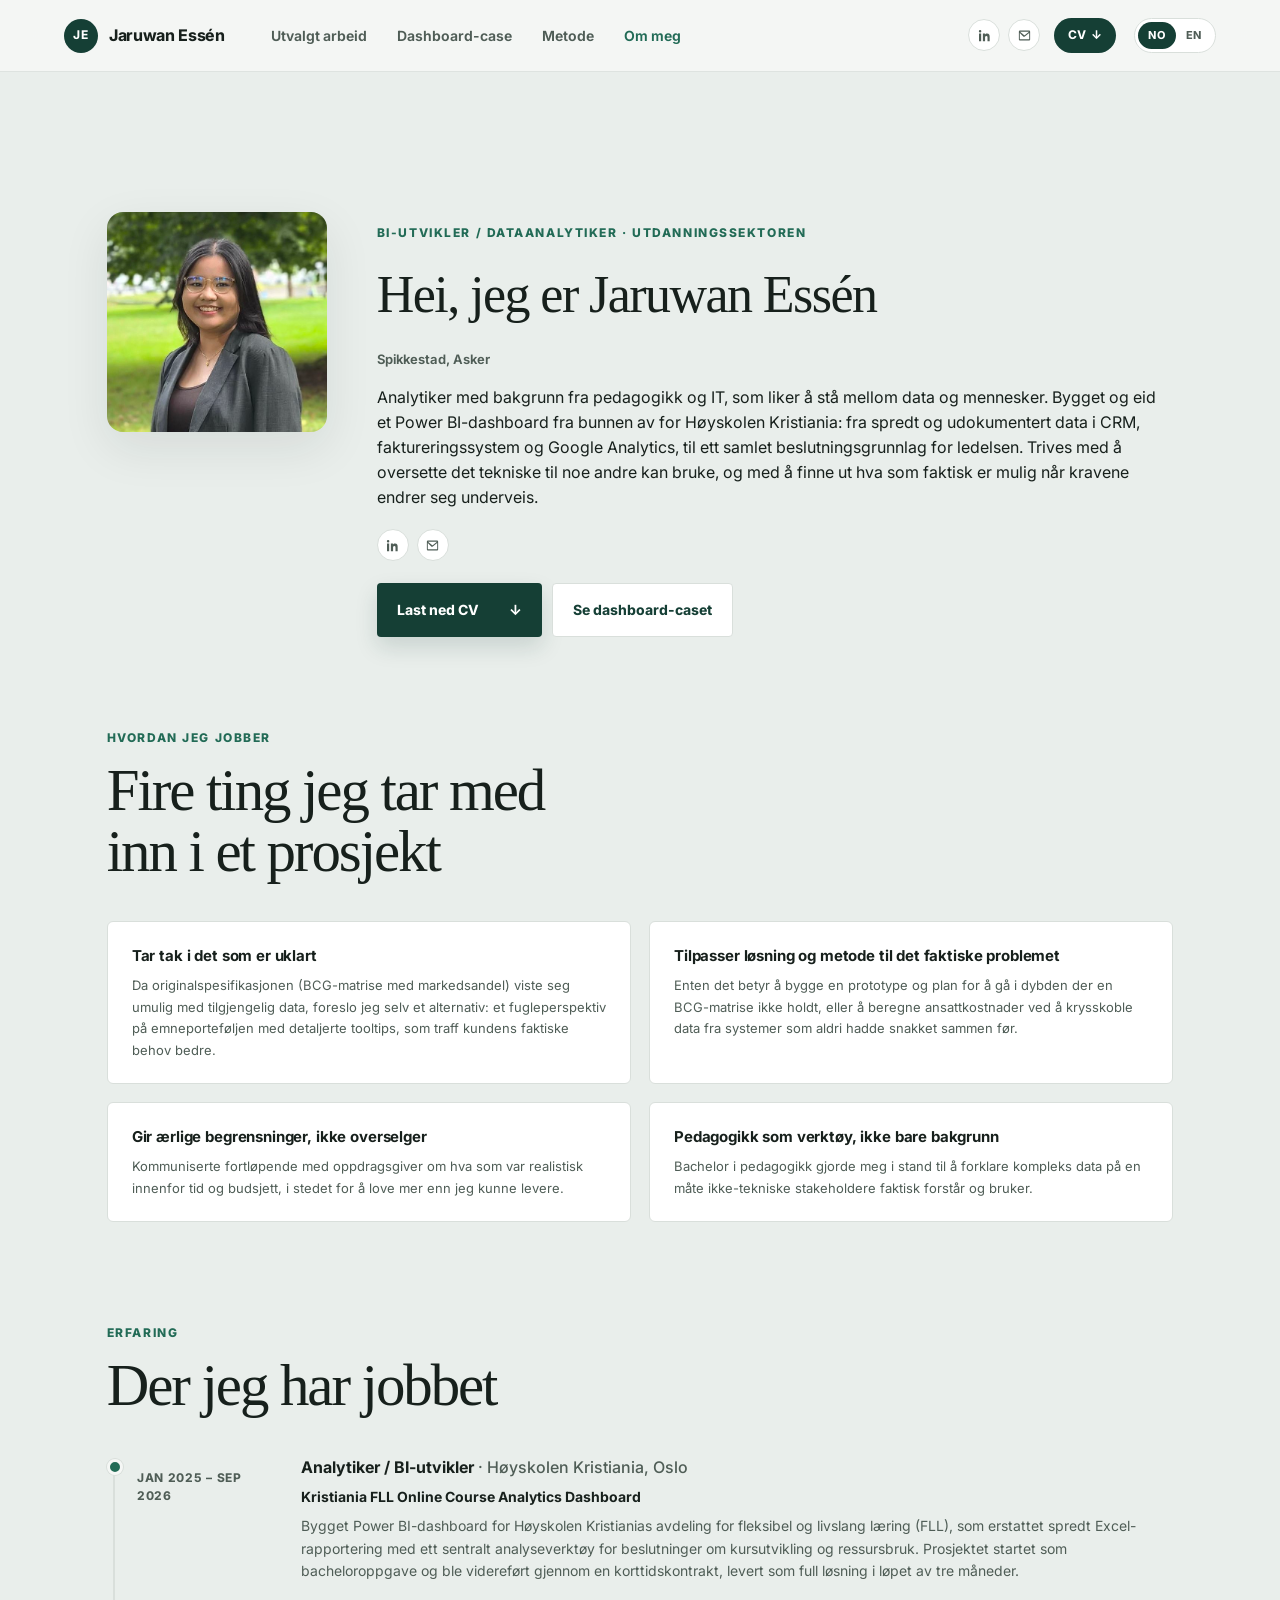
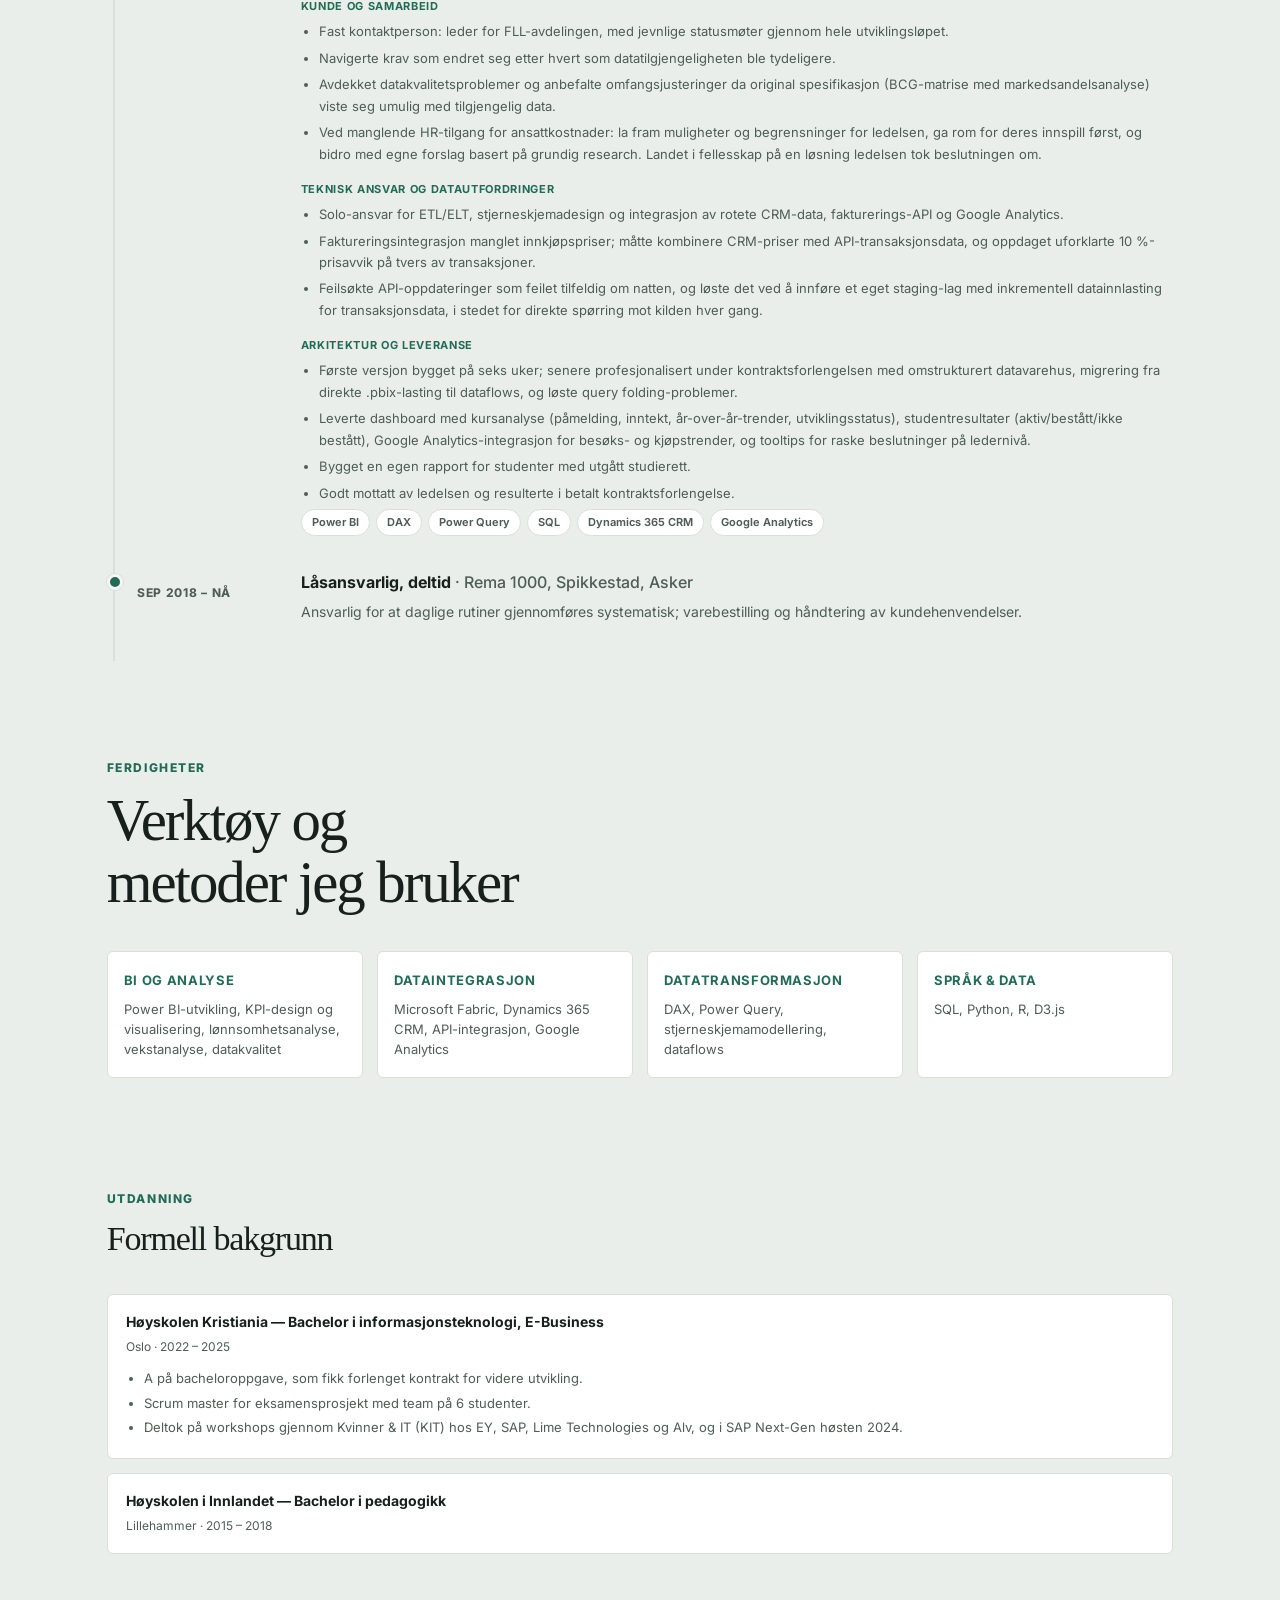
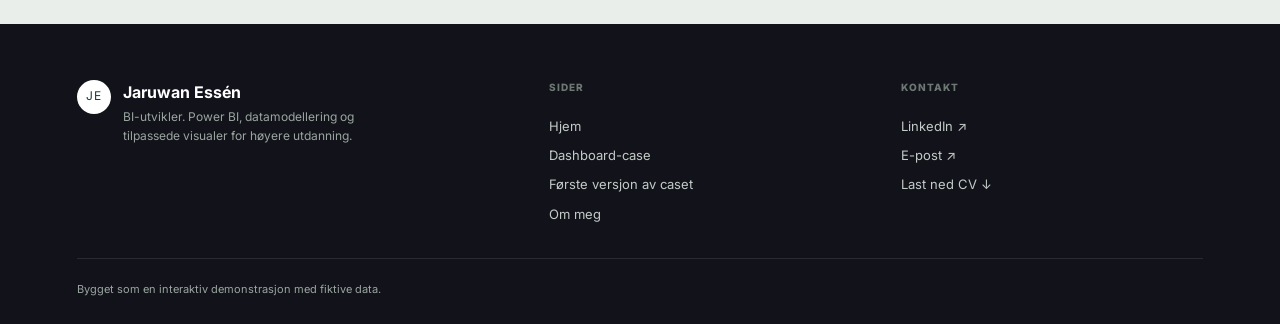
<file: about.html>
<!doctype html>
<html lang="nb">
  <head>
    <meta charset="utf-8" />
    <meta
      name="viewport"
      content="width=device-width, initial-scale=1, viewport-fit=cover"
    />
    <title data-en="About me – Jaruwan Essén">Om meg – Jaruwan Essén</title>
    <meta
      name="description"
      content="Om Jaruwan Essén – bakgrunn, erfaring og interesser."
      data-en-content="About Jaruwan Essén – background, experience and interests."
    />
    <link rel="preconnect" href="https://fonts.googleapis.com" />
    <link rel="preconnect" href="https://fonts.gstatic.com" crossorigin />
    <link
      rel="stylesheet"
      href="https://fonts.googleapis.com/css2?family=Inter:wght@400;500;600;650;700;750;800&family=Noto+Sans:wght@500;600&display=swap"
    />
    <link rel="stylesheet" href="./styles.css" />
  </head>
  <body>
    <header class="site-header">
      <a
        class="brand"
        href="index.html"
        aria-label="Til forsiden"
        data-en-aria-label="To the front page"
      >
        <span class="brand-mark">JE</span>
        <span>Jaruwan Essén</span>
      </a>
      <nav aria-label="Hovedmeny" data-en-aria-label="Main menu">
        <a href="index.html#work" data-en="Selected work">Utvalgt arbeid</a>
        <a href="index.html#case" data-en="Dashboard case">Dashboard-case</a>
        <a href="index.html#method" data-en="Method">Metode</a>
        <a href="about.html" aria-current="page" data-en="About me">Om meg</a>
      </nav>
      <div class="header-actions">
        <a
          class="icon-link"
          href="https://www.linkedin.com/in/jaruwan-essen/"
          target="_blank"
          rel="noopener"
          aria-label="LinkedIn"
        >
          <svg viewBox="0 0 24 24" aria-hidden="true">
            <path
              d="M6.94 5a2 2 0 1 1-4 0 2 2 0 0 1 4 0ZM3.2 8.75h3.47V21H3.2V8.75Zm6.2 0h3.33v1.68h.05c.46-.87 1.6-1.79 3.3-1.79 3.53 0 4.18 2.32 4.18 5.34V21h-3.47v-5.4c0-1.29-.02-2.94-1.79-2.94-1.8 0-2.07 1.4-2.07 2.85V21H9.4V8.75Z"
            />
          </svg>
        </a>
        <a
          class="icon-link"
          href="mailto:jaruwan.essen@gmail.com"
          aria-label="Send e-post"
          data-en-aria-label="Send email"
        >
          <svg viewBox="0 0 24 24" aria-hidden="true">
            <path
              d="M3 5.5A1.5 1.5 0 0 1 4.5 4h15A1.5 1.5 0 0 1 21 5.5v13a1.5 1.5 0 0 1-1.5 1.5h-15A1.5 1.5 0 0 1 3 18.5v-13Zm1.85.5 6.83 5.47a.5.5 0 0 0 .64 0L19.15 6H4.85ZM4.5 8.02V18h15V8.02l-6.98 5.6a2 2 0 0 1-2.54 0L4.5 8.02Z"
            />
          </svg>
        </a>
        <a class="cv-pill" href="resume.pdf" target="_blank" rel="noopener"
          >CV <span aria-hidden="true">↓</span></a
        >
        <div class="lang-switch" role="group" aria-label="Språk / Language">
          <button type="button" data-lang="no" aria-pressed="true">NO</button>
          <button type="button" data-lang="en" aria-pressed="false">EN</button>
        </div>
      </div>
    </header>

    <main>
      <section class="about-hero">
        <img
          class="about-photo"
          src="/profilepicture.jpg"
          alt="Jaruwan Essén"
          width="220"
          height="220"
        />
        <div>
          <p
            class="kicker"
            data-en="BI developer / data analyst · Education sector"
          >
            BI-utvikler / dataanalytiker · Utdanningssektoren
          </p>
          <h1 data-en="Hi, I'm Jaruwan Essén">Hei, jeg er Jaruwan Essén</h1>
          <p class="about-meta">Spikkestad, Asker</p>
          <p
            data-en="Analyst with a background in pedagogy and IT, who likes standing between data and people. I built and owned a Power BI dashboard from scratch for Kristiania University of Applied Sciences: from scattered, undocumented data in CRM, the invoicing system and Google Analytics to one shared decision basis for management. I enjoy translating the technical into something others can use, and working out what is actually possible when requirements change along the way."
          >
            Analytiker med bakgrunn fra pedagogikk og IT, som liker å stå mellom
            data og mennesker. Bygget og eid et Power BI-dashboard fra bunnen av
            for Høyskolen Kristiania: fra spredt og udokumentert data i CRM,
            faktureringssystem og Google Analytics, til ett samlet
            beslutningsgrunnlag for ledelsen. Trives med å oversette det
            tekniske til noe andre kan bruke, og med å finne ut hva som faktisk
            er mulig når kravene endrer seg underveis.
          </p>
          <div class="closer-social">
            <a
              class="icon-link"
              href="https://www.linkedin.com/in/jaruwan-essen/"
              target="_blank"
              rel="noopener"
              aria-label="LinkedIn"
            >
              <svg viewBox="0 0 24 24" aria-hidden="true">
                <path
                  d="M6.94 5a2 2 0 1 1-4 0 2 2 0 0 1 4 0ZM3.2 8.75h3.47V21H3.2V8.75Zm6.2 0h3.33v1.68h.05c.46-.87 1.6-1.79 3.3-1.79 3.53 0 4.18 2.32 4.18 5.34V21h-3.47v-5.4c0-1.29-.02-2.94-1.79-2.94-1.8 0-2.07 1.4-2.07 2.85V21H9.4V8.75Z"
                />
              </svg>
            </a>
            <a
              class="icon-link"
              href="mailto:jaruwan.essen@gmail.com"
              aria-label="Send e-post"
              data-en-aria-label="Send email"
            >
              <svg viewBox="0 0 24 24" aria-hidden="true">
                <path
                  d="M3 5.5A1.5 1.5 0 0 1 4.5 4h15A1.5 1.5 0 0 1 21 5.5v13a1.5 1.5 0 0 1-1.5 1.5h-15A1.5 1.5 0 0 1 3 18.5v-13Zm1.85.5 6.83 5.47a.5.5 0 0 0 .64 0L19.15 6H4.85ZM4.5 8.02V18h15V8.02l-6.98 5.6a2 2 0 0 1-2.54 0L4.5 8.02Z"
                />
              </svg>
            </a>
          </div>
          <div class="about-hero-actions">
            <a
              class="button primary"
              href="resume.pdf"
              target="_blank"
              rel="noopener"
              data-en='Download CV <span aria-hidden="true">↓</span>'
              >Last ned CV <span aria-hidden="true">↓</span></a
            >
            <a
              class="button ghost"
              href="index.html#case"
              data-en="See the dashboard case"
              >Se dashboard-caset</a
            >
          </div>
        </div>
      </section>

      <section class="howiwork-section">
        <div class="section-heading">
          <div>
            <p class="kicker" data-en="How I work">Hvordan jeg jobber</p>
            <h2 data-en="Four things I bring into a project">
              Fire ting jeg tar med inn i et prosjekt
            </h2>
          </div>
        </div>
        <div class="howiwork-grid">
          <div class="howiwork-item">
            <h3 data-en="I take hold of what is unclear">
              Tar tak i det som er uklart
            </h3>
            <p
              data-en="When the original specification (a BCG matrix with market share) turned out to be impossible with the available data, I proposed an alternative myself: a bird's-eye view of the course portfolio with detailed tooltips, which matched the client's actual need better."
            >
              Da originalspesifikasjonen (BCG-matrise med markedsandel) viste
              seg umulig med tilgjengelig data, foreslo jeg selv et alternativ:
              et fugleperspektiv på emneporteføljen med detaljerte tooltips, som
              traff kundens faktiske behov bedre.
            </p>
          </div>
          <div class="howiwork-item">
            <h3 data-en="I fit the solution and method to the real problem">
              Tilpasser løsning og metode til det faktiske problemet
            </h3>
            <p
              data-en="Whether that means building a prototype and a plan to dig deeper where a BCG matrix didn't hold, or calculating staff costs by cross-linking data from systems that had never talked to each other."
            >
              Enten det betyr å bygge en prototype og plan for å gå i dybden der
              en BCG-matrise ikke holdt, eller å beregne ansattkostnader ved å
              krysskoble data fra systemer som aldri hadde snakket sammen før.
            </p>
          </div>
          <div class="howiwork-item">
            <h3 data-en="Honest limits, no overselling">
              Gir ærlige begrensninger, ikke overselger
            </h3>
            <p
              data-en="I kept the client continuously informed about what was realistic within time and budget, instead of promising more than I could deliver."
            >
              Kommuniserte fortløpende med oppdragsgiver om hva som var
              realistisk innenfor tid og budsjett, i stedet for å love mer enn
              jeg kunne levere.
            </p>
          </div>
          <div class="howiwork-item">
            <h3 data-en="Pedagogy as a tool, not just a background">
              Pedagogikk som verktøy, ikke bare bakgrunn
            </h3>
            <p
              data-en="A bachelor's in pedagogy lets me explain complex data in a way non-technical stakeholders actually understand and use."
            >
              Bachelor i pedagogikk gjorde meg i stand til å forklare kompleks
              data på en måte ikke-tekniske stakeholdere faktisk forstår og
              bruker.
            </p>
          </div>
        </div>
      </section>

      <section class="timeline-section" id="erfaring">
        <div class="section-heading">
          <div>
            <p class="kicker" data-en="Experience">Erfaring</p>
            <h2 data-en="Where I have worked">Der jeg har jobbet</h2>
          </div>
        </div>

        <div class="timeline">
          <article class="timeline-item">
            <p class="timeline-date" data-en="Jan 2025 – Sep 2026">
              jan 2025 – sep 2026
            </p>
            <div>
              <h3
                class="timeline-role"
                data-en="Analyst / BI developer <span>· Kristiania University of Applied Sciences, Oslo</span>"
              >
                Analytiker / BI-utvikler
                <span>· Høyskolen Kristiania, Oslo</span>
              </h3>
              <p class="timeline-project">
                Kristiania FLL Online Course Analytics Dashboard
              </p>
              <p
                class="timeline-desc"
                data-en="Built a Power BI dashboard for Kristiania's department for flexible and lifelong learning (FLL), replacing scattered Excel reporting with one central analysis tool for decisions about course development and use of resources. The project started as a bachelor's thesis and continued on a short-term contract, delivered as a complete solution within three months."
              >
                Bygget Power BI-dashboard for Høyskolen Kristianias avdeling for
                fleksibel og livslang læring (FLL), som erstattet spredt
                Excel-rapportering med ett sentralt analyseverktøy for
                beslutninger om kursutvikling og ressursbruk. Prosjektet startet
                som bacheloroppgave og ble videreført gjennom en
                korttidskontrakt, levert som full løsning i løpet av tre
                måneder.
              </p>

              <div class="timeline-detail">
                <h4 data-en="Client and collaboration">Kunde og samarbeid</h4>
                <ul>
                  <li
                    data-en="Fixed contact person: head of the FLL department, with regular status meetings throughout development."
                  >
                    Fast kontaktperson: leder for FLL-avdelingen, med jevnlige
                    statusmøter gjennom hele utviklingsløpet.
                  </li>
                  <li
                    data-en="Navigated requirements that changed as data availability became clearer."
                  >
                    Navigerte krav som endret seg etter hvert som
                    datatilgjengeligheten ble tydeligere.
                  </li>
                  <li
                    data-en="Uncovered data quality issues and recommended scope changes when the original specification (a BCG matrix with market share analysis) proved impossible with the available data."
                  >
                    Avdekket datakvalitetsproblemer og anbefalte
                    omfangsjusteringer da original spesifikasjon (BCG-matrise
                    med markedsandelsanalyse) viste seg umulig med tilgjengelig
                    data.
                  </li>
                  <li
                    data-en="When HR access for staff costs was missing: presented options and limits to management, gave room for their input first, and added my own proposals based on thorough research. We landed together on a solution management decided on."
                  >
                    Ved manglende HR-tilgang for ansattkostnader: la fram
                    muligheter og begrensninger for ledelsen, ga rom for deres
                    innspill først, og bidro med egne forslag basert på grundig
                    research. Landet i fellesskap på en løsning ledelsen tok
                    beslutningen om.
                  </li>
                </ul>
              </div>
              <div class="timeline-detail">
                <h4 data-en="Technical ownership and data challenges">
                  Teknisk ansvar og datautfordringer
                </h4>
                <ul>
                  <li
                    data-en="Sole responsibility for ETL/ELT, star schema design and integration of messy CRM data, the invoicing API and Google Analytics."
                  >
                    Solo-ansvar for ETL/ELT, stjerneskjemadesign og integrasjon
                    av rotete CRM-data, fakturerings-API og Google Analytics.
                  </li>
                  <li
                    data-en="The invoicing integration lacked purchase prices; I had to combine CRM prices with API transaction data, and found unexplained 10 % price deviations across transactions."
                  >
                    Faktureringsintegrasjon manglet innkjøpspriser; måtte
                    kombinere CRM-priser med API-transaksjonsdata, og oppdaget
                    uforklarte 10 %-prisavvik på tvers av transaksjoner.
                  </li>
                  <li
                    data-en="Troubleshot API refreshes that failed randomly at night, and solved it by adding a dedicated staging layer with incremental loading for transaction data, instead of querying the source directly every time."
                  >
                    Feilsøkte API-oppdateringer som feilet tilfeldig om natten,
                    og løste det ved å innføre et eget staging-lag med
                    inkrementell datainnlasting for transaksjonsdata, i stedet
                    for direkte spørring mot kilden hver gang.
                  </li>
                </ul>
              </div>
              <div class="timeline-detail">
                <h4 data-en="Architecture and delivery">
                  Arkitektur og leveranse
                </h4>
                <ul>
                  <li
                    data-en="First version built in six weeks; later made production-grade during the contract extension with a restructured data warehouse, migration from direct .pbix loading to dataflows, and fixed query folding issues."
                  >
                    Første versjon bygget på seks uker; senere profesjonalisert
                    under kontraktsforlengelsen med omstrukturert datavarehus,
                    migrering fra direkte .pbix-lasting til dataflows, og løste
                    query folding-problemer.
                  </li>
                  <li
                    data-en="Delivered a dashboard with course analysis (enrolment, revenue, year-over-year trends, development status), student results (active/passed/failed), Google Analytics integration for visit and purchase trends, and tooltips for quick management decisions."
                  >
                    Leverte dashboard med kursanalyse (påmelding, inntekt,
                    år-over-år-trender, utviklingsstatus), studentresultater
                    (aktiv/bestått/ikke bestått), Google Analytics-integrasjon
                    for besøks- og kjøpstrender, og tooltips for raske
                    beslutninger på ledernivå.
                  </li>
                  <li
                    data-en="Built a separate report for students with expired study rights."
                  >
                    Bygget en egen rapport for studenter med utgått studierett.
                  </li>
                  <li
                    data-en="Well received by management and led to a paid contract extension."
                  >
                    Godt mottatt av ledelsen og resulterte i betalt
                    kontraktsforlengelse.
                  </li>
                </ul>
              </div>

              <div class="timeline-tools">
                <span>Power BI</span><span>DAX</span><span>Power Query</span
                ><span>SQL</span><span>Dynamics 365 CRM</span
                ><span>Google Analytics</span>
              </div>
            </div>
          </article>

          <article class="timeline-item">
            <p class="timeline-date" data-en="Sep 2018 – present">
              sep 2018 – nå
            </p>
            <div>
              <h3
                class="timeline-role"
                data-en="Key holder, part-time <span>· Rema 1000, Spikkestad, Asker</span>"
              >
                Låsansvarlig, deltid <span>· Rema 1000, Spikkestad, Asker</span>
              </h3>
              <p
                class="timeline-desc"
                data-en="Responsible for making sure daily routines are carried out systematically; ordering goods and handling customer enquiries."
              >
                Ansvarlig for at daglige rutiner gjennomføres systematisk;
                varebestilling og håndtering av kundehenvendelser.
              </p>
            </div>
          </article>
        </div>
      </section>

      <section class="skills-section">
        <div class="section-heading">
          <div>
            <p class="kicker" data-en="Skills">Ferdigheter</p>
            <h2 data-en="Tools and methods I use">
              Verktøy og metoder jeg bruker
            </h2>
          </div>
        </div>
        <div class="skills-grid">
          <div class="skill-card">
            <h3 data-en="BI and analysis">BI og analyse</h3>
            <p
              data-en="Power BI development, KPI design and visualisation, profitability analysis, growth analysis, data quality"
            >
              Power BI-utvikling, KPI-design og visualisering,
              lønnsomhetsanalyse, vekstanalyse, datakvalitet
            </p>
          </div>
          <div class="skill-card">
            <h3 data-en="Data integration">Dataintegrasjon</h3>
            <p
              data-en="Microsoft Fabric, Dynamics 365 CRM, API integration, Google Analytics"
            >
              Microsoft Fabric, Dynamics 365 CRM, API-integrasjon, Google
              Analytics
            </p>
          </div>
          <div class="skill-card">
            <h3 data-en="Data transformation">Datatransformasjon</h3>
            <p data-en="DAX, Power Query, star schema modelling, dataflows">
              DAX, Power Query, stjerneskjemamodellering, dataflows
            </p>
          </div>
          <div class="skill-card">
            <h3 data-en="Languages &amp; data">Språk &amp; Data</h3>
            <p>SQL, Python, R, D3.js</p>
          </div>
        </div>
      </section>

      <section class="timeline-section" id="utdanning">
        <div class="section-heading">
          <div>
            <p class="kicker" data-en="Education">Utdanning</p>
            <h2
              style="font-size: clamp(26px, 3vw, 34px)"
              data-en="Formal background"
            >
              Formell bakgrunn
            </h2>
          </div>
        </div>
        <div class="education-list">
          <div class="education-item">
            <strong
              data-en="Kristiania University of Applied Sciences — Bachelor in Information Technology, E-Business"
              >Høyskolen Kristiania — Bachelor i informasjonsteknologi,
              E-Business</strong
            >
            <span>Oslo · 2022 – 2025</span>
            <ul class="education-sub">
              <li
                data-en="A on the bachelor's thesis, which led to an extended contract for further development."
              >
                A på bacheloroppgave, som fikk forlenget kontrakt for videre
                utvikling.
              </li>
              <li
                data-en="Scrum master for an exam project with a team of 6 students."
              >
                Scrum master for eksamensprosjekt med team på 6 studenter.
              </li>
              <li
                data-en="Took part in workshops through Kvinner &amp; IT (KIT) at EY, SAP, Lime Technologies and Alv, and in SAP Next-Gen in autumn 2024."
              >
                Deltok på workshops gjennom Kvinner &amp; IT (KIT) hos EY, SAP,
                Lime Technologies og Alv, og i SAP Next-Gen høsten 2024.
              </li>
            </ul>
          </div>
          <div class="education-item">
            <strong data-en="University of Inland Norway — Bachelor in Pedagogy"
              >Høyskolen i Innlandet — Bachelor i pedagogikk</strong
            >
            <span>Lillehammer · 2015 – 2018</span>
          </div>
        </div>
      </section>

      <footer class="site-footer">
        <div class="footer-grid">
          <div class="footer-brand">
            <span class="brand-mark">JE</span>
            <div>
              <strong>Jaruwan Essén</strong>
              <p
                data-en="BI developer. Power BI, data modelling and custom visuals for higher education."
              >
                BI-utvikler. Power BI, datamodellering og tilpassede visualer
                for høyere utdanning.
              </p>
            </div>
          </div>
          <div class="footer-col">
            <p class="footer-heading" data-en="Pages">Sider</p>
            <a href="index.html" data-en="Home">Hjem</a>
            <a href="index.html#case" data-en="Dashboard case"
              >Dashboard-case</a
            >
            <a href="emneportefolje.html" data-en="First version of the case"
              >Første versjon av caset</a
            >
            <a href="about.html" data-en="About me">Om meg</a>
          </div>
          <div class="footer-col">
            <p class="footer-heading" data-en="Contact">Kontakt</p>
            <a
              href="https://www.linkedin.com/in/jaruwan-essen/"
              target="_blank"
              rel="noopener"
              >LinkedIn ↗</a
            >
            <a href="mailto:jaruwan.essen@gmail.com" data-en="Email ↗"
              >E-post ↗</a
            >
            <a
              href="resume.pdf"
              target="_blank"
              rel="noopener"
              data-en="Download CV ↓"
              >Last ned CV ↓</a
            >
          </div>
        </div>
        <p
          class="footer-copyright"
          data-en="Built as an interactive demonstration with fictional data."
        >
          Bygget som en interaktiv demonstrasjon med fiktive data.
        </p>
      </footer>
    </main>

    <script src="./i18n.js"></script>
  </body>
</html>
</file>
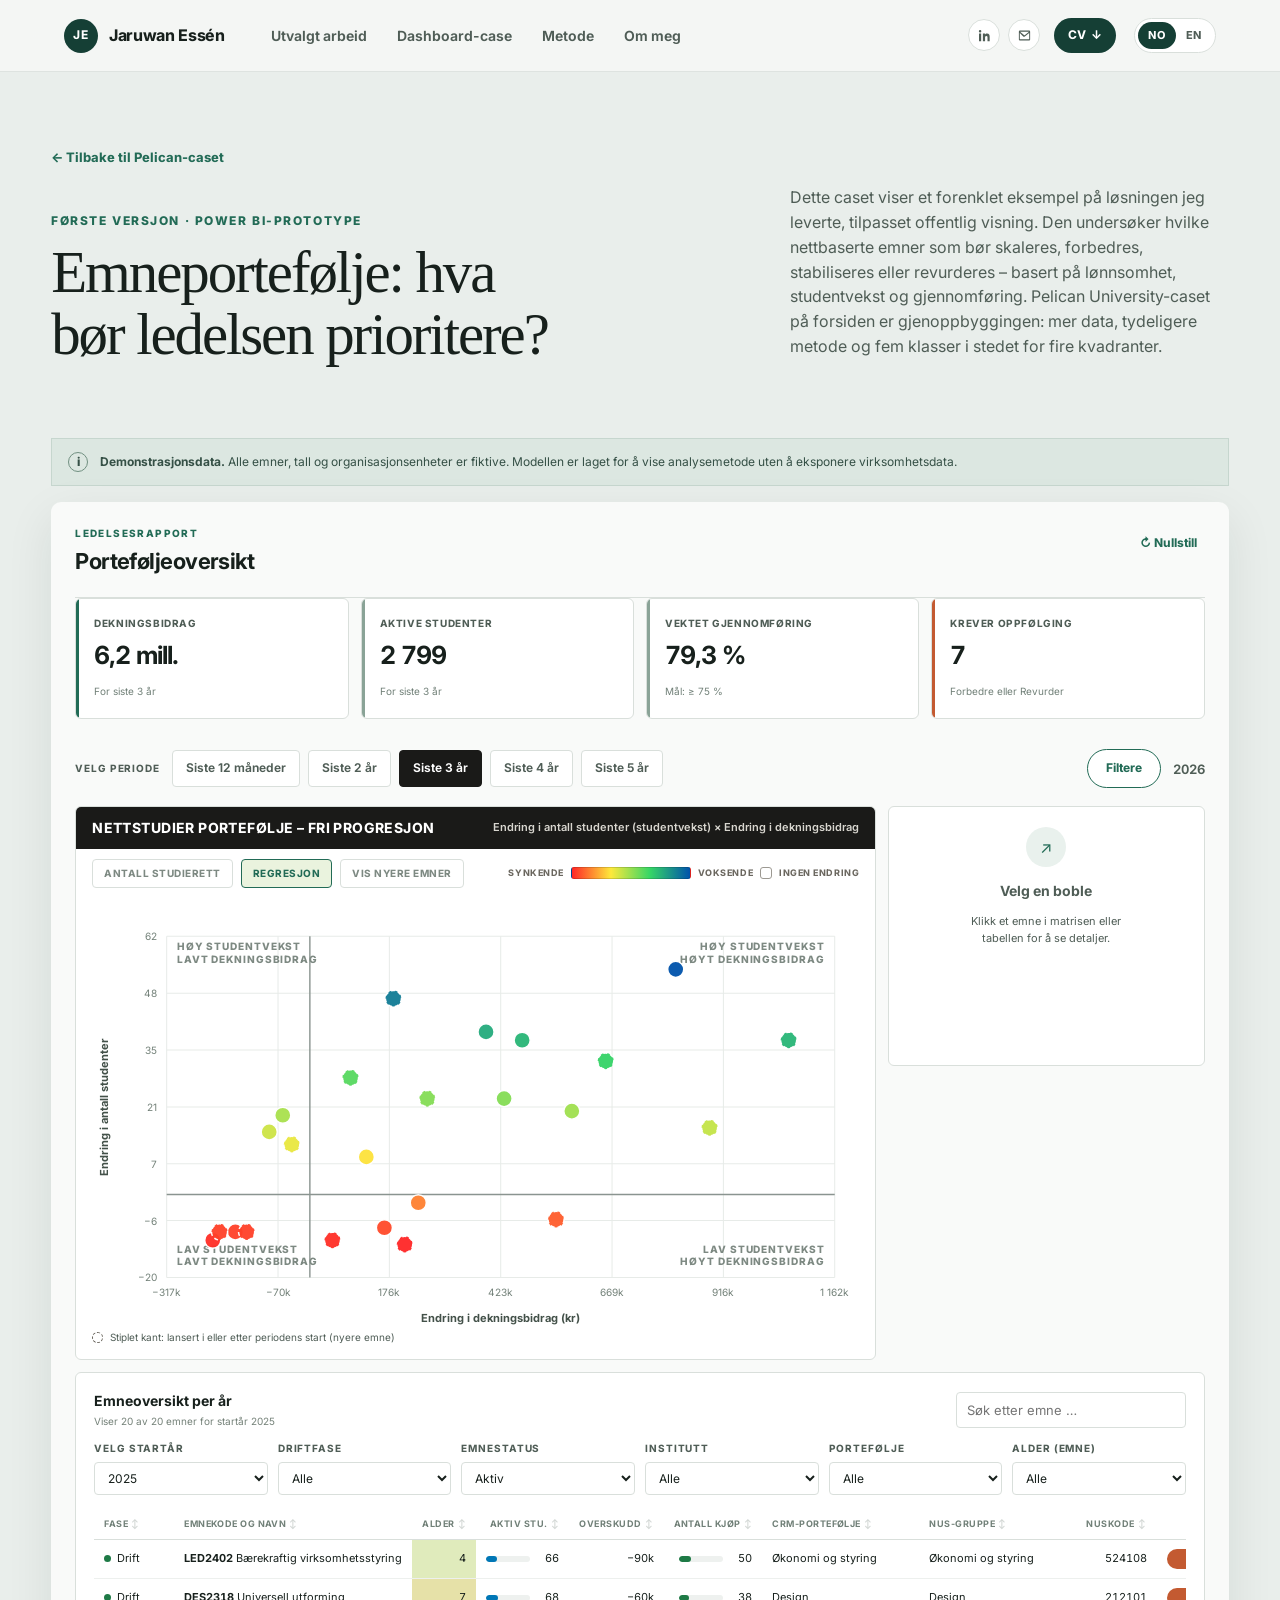
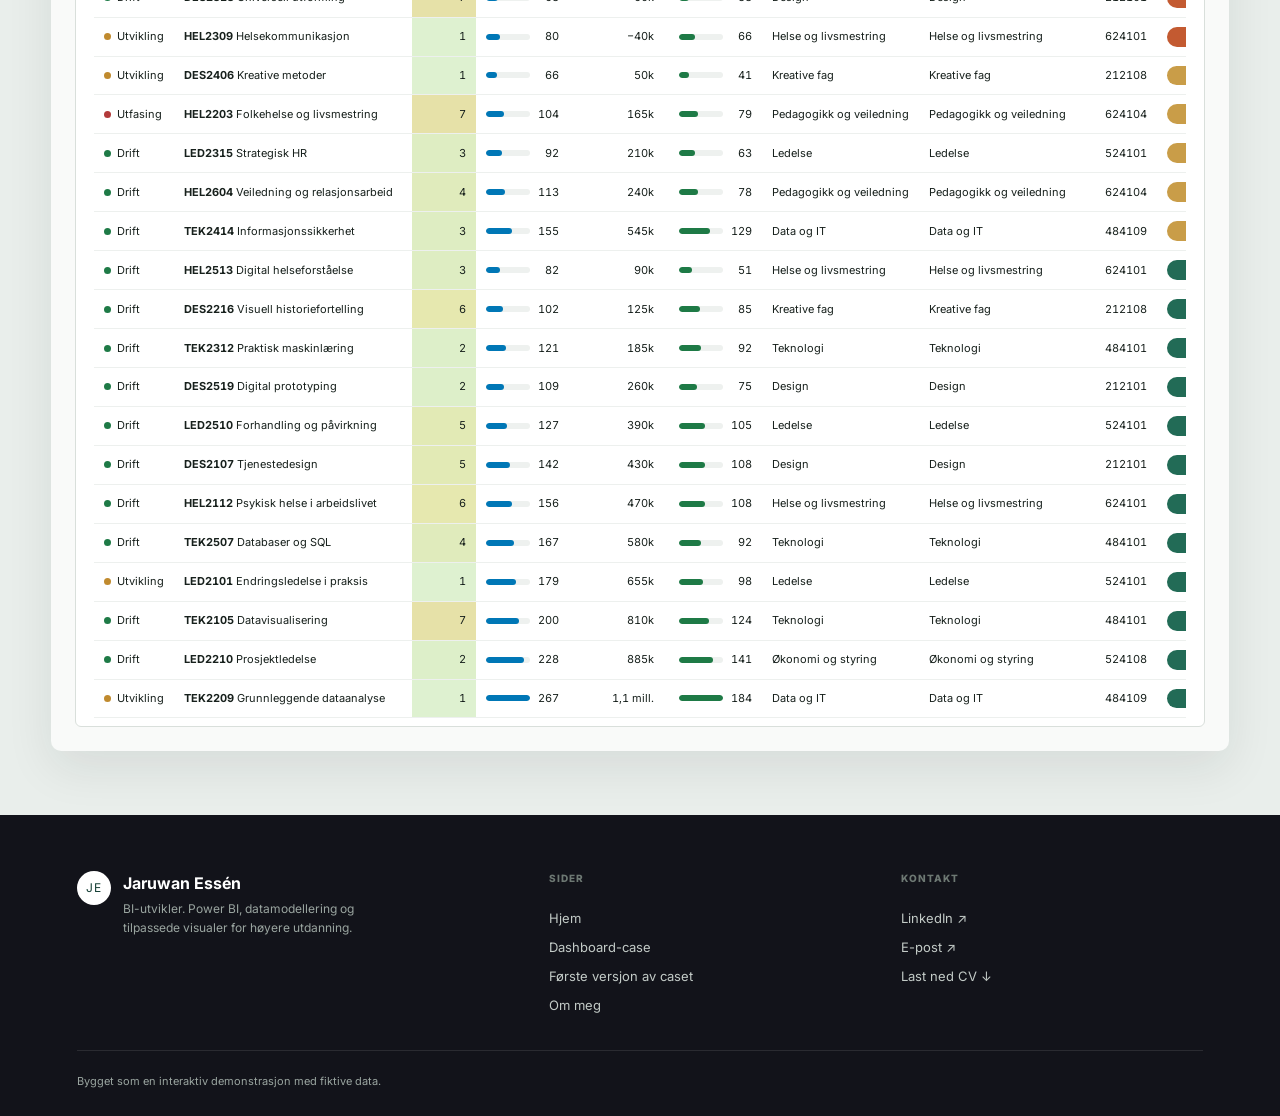
<file: emneportefolje.html>
<!doctype html>
<html lang="nb">
  <head>
    <meta charset="utf-8" />
    <meta
      name="viewport"
      content="width=device-width, initial-scale=1, viewport-fit=cover"
    />
    <title data-en="Course portfolio – first version · Jaruwan Essén">
      Emneportefølje – første versjon · Jaruwan Essén
    </title>
    <meta
      name="description"
      content="Første versjon av porteføljecaset: en Power BI-prototype med fiktive data."
      data-en-content="First version of the portfolio case: a Power BI prototype with fictional data."
    />
    <link rel="preconnect" href="https://fonts.googleapis.com" />
    <link rel="preconnect" href="https://fonts.gstatic.com" crossorigin />
    <link
      rel="stylesheet"
      href="https://fonts.googleapis.com/css2?family=Inter:wght@400;500;600;650;700;750;800&family=Noto+Sans:wght@500;600&display=swap"
    />
    <link rel="stylesheet" href="styles.css" />
  </head>
  <body>
    <header class="site-header">
      <a
        class="brand"
        href="index.html"
        aria-label="Til forsiden"
        data-en-aria-label="To the front page"
      >
        <span class="brand-mark">JE</span>
        <span>Jaruwan Essén</span>
      </a>
      <nav aria-label="Hovedmeny" data-en-aria-label="Main menu">
        <a href="index.html#work" data-en="Selected work">Utvalgt arbeid</a>
        <a href="index.html#case" data-en="Dashboard case">Dashboard-case</a>
        <a href="index.html#method" data-en="Method">Metode</a>
        <a href="about.html" data-en="About me">Om meg</a>
      </nav>
      <div class="header-actions">
        <a
          class="icon-link"
          href="https://www.linkedin.com/in/jaruwan-essen/"
          target="_blank"
          rel="noopener"
          aria-label="LinkedIn"
        >
          <svg viewBox="0 0 24 24" aria-hidden="true">
            <path
              d="M6.94 5a2 2 0 1 1-4 0 2 2 0 0 1 4 0ZM3.2 8.75h3.47V21H3.2V8.75Zm6.2 0h3.33v1.68h.05c.46-.87 1.6-1.79 3.3-1.79 3.53 0 4.18 2.32 4.18 5.34V21h-3.47v-5.4c0-1.29-.02-2.94-1.79-2.94-1.8 0-2.07 1.4-2.07 2.85V21H9.4V8.75Z"
            />
          </svg>
        </a>
        <a
          class="icon-link"
          href="mailto:jaruwan.essen@gmail.com"
          aria-label="Send e-post"
          data-en-aria-label="Send email"
        >
          <svg viewBox="0 0 24 24" aria-hidden="true">
            <path
              d="M3 5.5A1.5 1.5 0 0 1 4.5 4h15A1.5 1.5 0 0 1 21 5.5v13a1.5 1.5 0 0 1-1.5 1.5h-15A1.5 1.5 0 0 1 3 18.5v-13Zm1.85.5 6.83 5.47a.5.5 0 0 0 .64 0L19.15 6H4.85ZM4.5 8.02V18h15V8.02l-6.98 5.6a2 2 0 0 1-2.54 0L4.5 8.02Z"
            />
          </svg>
        </a>
        <a class="cv-pill" href="resume.pdf" target="_blank" rel="noopener"
          >CV <span aria-hidden="true">↓</span></a
        >
        <div class="lang-switch" role="group" aria-label="Språk / Language">
          <button type="button" data-lang="no" aria-pressed="true">NO</button>
          <button type="button" data-lang="en" aria-pressed="false">EN</button>
        </div>
      </div>
    </header>

    <main>
      <section class="page-intro" id="top">
        <div class="back-wrap">
          <a
            class="back-link"
            href="index.html#case"
            data-en="← Back to the Pelican case"
            >← Tilbake til Pelican-caset</a
          >
        </div>
        <div class="section-heading">
          <div>
            <p class="kicker" data-en="First version · Power BI prototype">
              Første versjon · Power BI-prototype
            </p>
            <h2 data-en="Course portfolio: what should management prioritise?">
              Emneportefølje: hva bør ledelsen prioritere?
            </h2>
          </div>
          <p
            data-en="“This case study presents a simplified, public sample of the solution I delivered.. It looks at which online courses should be scaled, improved, stabilised or reconsidered – based on profitability, student growth and completion. The Pelican University case on the front page is the rebuild: more data, a clearer method and five classes instead of four quadrants."
          >
            Dette caset viser et forenklet eksempel på løsningen jeg leverte,
            tilpasset offentlig visning. Den undersøker hvilke nettbaserte emner
            som bør skaleres, forbedres, stabiliseres eller revurderes – basert
            på lønnsomhet, studentvekst og gjennomføring. Pelican
            University-caset på forsiden er gjenoppbyggingen: mer data,
            tydeligere metode og fem klasser i stedet for fire kvadranter.
          </p>
        </div>
      </section>

      <section class="case-section" id="case">
        <div class="mock-banner" role="note">
          <span aria-hidden="true">i</span>
          <p
            data-en="<strong>Demo data.</strong> All courses, figures and organisational units are fictional. The model is built to show the analysis method without exposing business data."
          >
            <strong>Demonstrasjonsdata.</strong> Alle emner, tall og
            organisasjonsenheter er fiktive. Modellen er laget for å vise
            analysemetode uten å eksponere virksomhetsdata.
          </p>
        </div>

        <div class="dashboard-shell">
          <div class="dashboard-titlebar">
            <div>
              <p data-en="MANAGEMENT REPORT">LEDELSESRAPPORT</p>
              <h3 data-en="Portfolio overview">Porteføljeoversikt</h3>
            </div>
            <button
              class="reset-button"
              id="resetFilters"
              type="button"
              aria-label="Nullstill alle filtre"
              data-en-aria-label="Reset all filters"
              data-en="↻ Reset"
            >
              ↻ Nullstill
            </button>
          </div>

          <div class="kpi-grid" aria-live="polite">
            <article class="kpi-card accent">
              <span data-en="Contribution margin">Dekningsbidrag</span>
              <strong id="kpiProfit">–</strong>
              <small id="kpiProfitDelta">–</small>
            </article>
            <article class="kpi-card">
              <span data-en="Active students">Aktive studenter</span>
              <strong id="kpiStudents">–</strong>
              <small id="kpiStudentDelta">–</small>
            </article>
            <article class="kpi-card">
              <span data-en="Weighted completion">Vektet gjennomføring</span>
              <strong id="kpiCompletion">–</strong>
              <small data-en="Target: ≥ 75 %">Mål: ≥ 75 %</small>
            </article>
            <article class="kpi-card warning">
              <span data-en="Needs follow-up">Krever oppfølging</span>
              <strong id="kpiAttention">–</strong>
              <small data-en="Forbedre or Revurder"
                >Forbedre eller Revurder</small
              >
            </article>
          </div>

          <div class="matrix-toolbar">
            <div
              class="period-pills"
              role="group"
              aria-label="Velg periode"
              data-en-aria-label="Choose period"
            >
              <span class="period-caption" data-en="Choose period"
                >Velg periode</span
              >
              <button
                class="period-pill"
                type="button"
                data-period="12m"
                data-en="Last 12 months"
              >
                Siste 12 måneder
              </button>
              <button
                class="period-pill"
                type="button"
                data-period="2y"
                data-en="Last 2 years"
              >
                Siste 2 år
              </button>
              <button
                class="period-pill active"
                type="button"
                data-period="3y"
                data-en="Last 3 years"
              >
                Siste 3 år
              </button>
              <button
                class="period-pill"
                type="button"
                data-period="4y"
                data-en="Last 4 years"
              >
                Siste 4 år
              </button>
              <button
                class="period-pill"
                type="button"
                data-period="5y"
                data-en="Last 5 years"
              >
                Siste 5 år
              </button>
            </div>
            <div class="toolbar-right">
              <div class="filtere-wrap">
                <button
                  class="filtere-btn"
                  id="filtereBtn"
                  type="button"
                  aria-expanded="false"
                  aria-controls="filterePanel"
                  data-en="Filters"
                >
                  Filtere
                </button>
                <div class="filtere-panel" id="filterePanel" hidden>
                  <label>
                    <span data-en="Subject area">Fagområde</span>
                    <select id="areaFilter"></select>
                  </label>
                </div>
              </div>
              <span class="year-badge">2026</span>
            </div>
          </div>

          <div class="dashboard-grid">
            <article class="chart-card matrix-card">
              <div class="matrix-masthead">
                <span
                  class="matrix-title"
                  data-en="Online studies portfolio – flexible progression"
                  >Nettstudier portefølje – fri progresjon</span
                >
                <span
                  class="matrix-subtitle"
                  data-en="Change in number of students (student growth) × Change in contribution margin"
                  >Endring i antall studenter (studentvekst) × Endring i
                  dekningsbidrag</span
                >
              </div>
              <div class="matrix-toolbar-row">
                <div
                  class="visual-toggles"
                  role="group"
                  aria-label="Visningsvalg"
                  data-en-aria-label="Display options"
                >
                  <button
                    class="toggle-pill"
                    id="toggleSize"
                    type="button"
                    aria-pressed="false"
                    data-en="Study rights"
                  >
                    Antall studierett
                  </button>
                  <button
                    class="toggle-pill active"
                    id="toggleRegression"
                    type="button"
                    aria-pressed="true"
                    data-en="Regression"
                  >
                    Regresjon
                  </button>
                  <button
                    class="toggle-pill"
                    id="toggleAge"
                    type="button"
                    aria-pressed="false"
                    data-en="Show newer courses"
                  >
                    Vis nyere emner
                  </button>
                </div>
                <div
                  class="gradient-legend"
                  id="gradientLegend"
                  aria-hidden="true"
                ></div>
              </div>
              <div class="chart-wrap">
                <svg
                  id="portfolioChart"
                  role="img"
                  aria-labelledby="chartTitle chartDesc"
                  viewBox="0 0 760 430"
                >
                  <title
                    id="chartTitle"
                    data-en="Portfolio matrix for online courses"
                  >
                    Porteføljematrise for nettbaserte emner
                  </title>
                  <desc
                    id="chartDesc"
                    data-en="Courses placed by change in contribution margin and change in number of students."
                  >
                    Emner plassert etter endring i dekningsbidrag og endring i
                    antall studenter.
                  </desc>
                </svg>
                <div
                  class="tooltip"
                  id="chartTooltip"
                  role="status"
                  hidden
                ></div>
              </div>
              <p class="dashed-note">
                <i class="dash-swatch" aria-hidden="true"></i>
                <span
                  data-en="Dashed border: launched in or after the start of the period (newer course)"
                  >Stiplet kant: lansert i eller etter periodens start (nyere
                  emne)</span
                >
              </p>
            </article>

            <aside class="insight-card" id="insightCard" aria-live="polite">
              <div class="insight-placeholder" id="insightPlaceholder">
                <span class="inspect-icon" aria-hidden="true">↗</span>
                <h4 data-en="Pick a bubble">Velg en boble</h4>
                <p
                  data-en="Click a course in the matrix or the table to see details."
                >
                  Klikk et emne i matrisen eller tabellen for å se detaljer.
                </p>
              </div>
              <div class="insight-content" id="insightContent" hidden>
                <button
                  id="closeInsight"
                  class="detail-close"
                  aria-label="Lukk detaljvisning"
                  data-en-aria-label="Close details"
                  type="button"
                >
                  ×
                </button>
                <div class="detail-tags">
                  <span class="detail-pill fase" id="detailFase">–</span>
                  <span class="detail-pill tiltak" id="detailTiltak">–</span>
                </div>
                <h4 id="detailName">–</h4>
                <p class="course-code" id="detailCode">–</p>
                <p class="detail-launch" id="detailLaunch">–</p>
                <div class="detail-metric-box">
                  <div class="dm-row">
                    <span data-en="Contribution margin">Dekningsbidrag</span>
                    <strong
                      ><i id="detailProfitArrow" class="dm-arrow"></i>
                      <span id="detailProfit">–</span></strong
                    >
                  </div>
                  <div class="dm-sep"></div>
                  <div class="dm-row">
                    <span id="detailDeltaLabel">–</span>
                    <strong
                      ><i id="detailDeltaArrow" class="dm-arrow"></i>
                      <span id="detailDelta">–</span></strong
                    >
                  </div>
                  <div class="dm-row">
                    <span data-en="Students with study right"
                      >Studenter med studierett</span
                    >
                    <strong id="detailStudentsNow">–</strong>
                  </div>
                  <div class="dm-row">
                    <span id="detailSinceLabel">–</span>
                    <strong id="detailSince">–</strong>
                  </div>
                </div>
                <div class="detail-programs">
                  <div class="dp-title" id="detailProgramsTitle">–</div>
                  <div class="dp-grid">
                    <div>
                      <strong id="detailKjerne">–</strong
                      ><span data-en="Core">Kjerne</span>
                    </div>
                    <div>
                      <strong id="detailValg">–</strong
                      ><span data-en="Elective">Valg</span>
                    </div>
                    <div>
                      <strong id="detailSpesial">–</strong
                      ><span data-en="Special.">Spesial.</span>
                    </div>
                  </div>
                </div>
                <p class="detail-footer"></p>
              </div>
            </aside>
          </div>

          <article class="table-card">
            <div class="card-heading table-heading">
              <div>
                <h4 data-en="Course overview by year">Emneoversikt per år</h4>
                <p id="resultCount">–</p>
              </div>
              <label class="search-field">
                <span class="sr-only" data-en="Search for a course"
                  >Søk etter emne</span
                >
                <input
                  id="courseSearch"
                  type="search"
                  placeholder="Søk etter emne …"
                  data-en-placeholder="Search for a course …"
                />
              </label>
            </div>
            <div class="table-filters">
              <label
                ><span data-en="Start year">Velg startår</span>
                <select id="startYearFilter">
                  <option value="2025">2025</option>
                  <option value="2024">2024</option>
                  <option value="2023">2023</option>
                </select>
              </label>
              <label
                ><span data-en="Operating phase">Driftfase</span
                ><select id="faseFilter"></select
              ></label>
              <label
                ><span data-en="Course status">Emnestatus</span
                ><select id="statusFilter"></select
              ></label>
              <label
                ><span data-en="Department">Institutt</span
                ><select id="instituttFilter"></select
              ></label>
              <label
                ><span data-en="Portfolio">Portefølje</span
                ><select id="portefoljeFilter"></select
              ></label>
              <label
                ><span data-en="Age (course)">Alder (emne)</span
                ><select id="alderFilter"></select
              ></label>
            </div>
            <div class="table-scroll">
              <table>
                <thead>
                  <tr>
                    <th
                      scope="col"
                      class="th-left sortable"
                      data-key="fase"
                      tabindex="0"
                      role="button"
                      aria-sort="none"
                    >
                      <span data-en="Phase">Fase</span
                      ><span class="sort-indicator" aria-hidden="true"></span>
                    </th>
                    <th
                      scope="col"
                      class="th-left sortable"
                      data-key="emne"
                      tabindex="0"
                      role="button"
                      aria-sort="none"
                    >
                      <span data-en="Course code and name"
                        >Emnekode og navn</span
                      ><span class="sort-indicator" aria-hidden="true"></span>
                    </th>
                    <th
                      scope="col"
                      class="sortable"
                      data-key="alder"
                      tabindex="0"
                      role="button"
                      aria-sort="none"
                    >
                      <span data-en="Age">Alder</span
                      ><span class="sort-indicator" aria-hidden="true"></span>
                    </th>
                    <th
                      scope="col"
                      class="sortable"
                      data-key="students"
                      tabindex="0"
                      role="button"
                      aria-sort="none"
                    >
                      <span data-en="Active stu.">Aktiv stu.</span
                      ><span class="sort-indicator" aria-hidden="true"></span>
                    </th>
                    <th
                      scope="col"
                      class="sortable"
                      data-key="overskudd"
                      tabindex="0"
                      role="button"
                      aria-sort="none"
                    >
                      <span data-en="Surplus">Overskudd</span
                      ><span class="sort-indicator" aria-hidden="true"></span>
                    </th>
                    <th
                      scope="col"
                      class="sortable"
                      data-key="kjop"
                      tabindex="0"
                      role="button"
                      aria-sort="none"
                    >
                      <span data-en="Purchases">Antall kjøp</span
                      ><span class="sort-indicator" aria-hidden="true"></span>
                    </th>
                    <th
                      scope="col"
                      class="th-left sortable"
                      data-key="portefolje"
                      tabindex="0"
                      role="button"
                      aria-sort="none"
                    >
                      <span data-en="CRM portfolio">CRM-Portefølje</span
                      ><span class="sort-indicator" aria-hidden="true"></span>
                    </th>
                    <th
                      scope="col"
                      class="th-left sortable"
                      data-key="nus"
                      tabindex="0"
                      role="button"
                      aria-sort="none"
                    >
                      <span data-en="NUS group">NUS-Gruppe</span
                      ><span class="sort-indicator" aria-hidden="true"></span>
                    </th>
                    <th
                      scope="col"
                      class="sortable"
                      data-key="nuskode"
                      tabindex="0"
                      role="button"
                      aria-sort="none"
                    >
                      <span data-en="NUS code">Nuskode</span
                      ><span class="sort-indicator" aria-hidden="true"></span>
                    </th>
                    <th
                      scope="col"
                      class="sortable"
                      data-key="tiltak"
                      tabindex="0"
                      role="button"
                      aria-sort="none"
                    >
                      <span data-en="Action">Tiltak</span
                      ><span class="sort-indicator" aria-hidden="true"></span>
                    </th>
                  </tr>
                </thead>
                <tbody id="courseTable"></tbody>
              </table>
            </div>
          </article>
        </div>
      </section>

      <footer class="site-footer">
        <div class="footer-grid">
          <div class="footer-brand">
            <span class="brand-mark">JE</span>
            <div>
              <strong>Jaruwan Essén</strong>
              <p
                data-en="BI developer. Power BI, data modelling and custom visuals for higher education."
              >
                BI-utvikler. Power BI, datamodellering og tilpassede visualer
                for høyere utdanning.
              </p>
            </div>
          </div>
          <div class="footer-col">
            <p class="footer-heading" data-en="Pages">Sider</p>
            <a href="index.html" data-en="Home">Hjem</a>
            <a href="index.html#case" data-en="Dashboard case"
              >Dashboard-case</a
            >
            <a href="emneportefolje.html" data-en="First version of the case"
              >Første versjon av caset</a
            >
            <a href="about.html" data-en="About me">Om meg</a>
          </div>
          <div class="footer-col">
            <p class="footer-heading" data-en="Contact">Kontakt</p>
            <a
              href="https://www.linkedin.com/in/jaruwan-essen/"
              target="_blank"
              rel="noopener"
              >LinkedIn ↗</a
            >
            <a href="mailto:jaruwan.essen@gmail.com" data-en="Email ↗"
              >E-post ↗</a
            >
            <a
              href="resume.pdf"
              target="_blank"
              rel="noopener"
              data-en="Download CV ↓"
              >Last ned CV ↓</a
            >
          </div>
        </div>
        <p
          class="footer-copyright"
          data-en="Built as an interactive demonstration with fictional data."
        >
          Bygget som en interaktiv demonstrasjon med fiktive data.
        </p>
      </footer>
    </main>

    <script src="i18n.js"></script>
    <script src="pelican-i18n.js"></script>
    <script src="old-case.js"></script>
  </body>
</html>
</file>
<file: styles.css>
:root {
  color-scheme: light;
  --km-font: "Noto Sans", system-ui, sans-serif;
  --ink: #17201c;
  --ink-soft: #4f5d56;
  --paper: #f5f7f5;
  --white: #ffffff;
  --green: #153f35;
  --green-2: #226b56;
  --orange: #c35a31;
  --gold: #c99d48;
  --red: #a84237;
  --line: #d9dfdb;
  --muted: #eef1ef;
  --shadow: 0 16px 48px rgba(23, 32, 28, 0.09);
}

* {
  box-sizing: border-box;
}
[hidden] {
  display: none !important;
}
html {
  scroll-behavior: smooth;
}
body {
  margin: 0;
  background: var(--paper);
  color: var(--ink);
  font-family:
    Inter,
    ui-sans-serif,
    system-ui,
    -apple-system,
    BlinkMacSystemFont,
    "Segoe UI",
    sans-serif;
  font-size: 16px;
  line-height: 1.55;
}
button,
select,
input {
  font: inherit;
}
a {
  color: inherit;
}

.site-header {
  position: sticky;
  top: 0;
  z-index: 20;
  display: flex;
  align-items: center;
  justify-content: flex-start;
  min-height: 72px;
  padding: 0 5vw;
  border-bottom: 1px solid rgba(217, 223, 219, 0.8);
  background: rgba(245, 247, 245, 0.9);
  backdrop-filter: blur(16px);
}
.brand {
  display: flex;
  align-items: center;
  gap: 11px;
  text-decoration: none;
  font-weight: 750;
  letter-spacing: -0.02em;
}
.brand-mark {
  display: grid;
  place-items: center;
  width: 34px;
  height: 34px;
  border-radius: 50%;
  background: var(--green);
  color: white;
  font-size: 12px;
  letter-spacing: 0.06em;
}
.site-header nav {
  display: flex;
  gap: 30px;
  margin-right: auto;
  margin-left: 46px;
}
.site-header nav a {
  color: var(--ink-soft);
  text-decoration: none;
  font-size: 14px;
  font-weight: 650;
}
.site-header nav a:hover,
.site-header nav a[aria-current] {
  color: var(--green-2);
}
.header-actions {
  display: flex;
  align-items: center;
  gap: 8px;
}
.icon-link {
  display: grid;
  place-items: center;
  width: 32px;
  height: 32px;
  border-radius: 50%;
  background: white;
  border: 1px solid var(--line);
  color: var(--ink-soft);
  flex: 0 0 auto;
}
.icon-link:hover {
  color: var(--green-2);
  border-color: #b9c4bd;
}
.icon-link svg {
  width: 15px;
  height: 15px;
  fill: currentColor;
}
.cv-pill {
  display: inline-flex;
  align-items: center;
  gap: 5px;
  margin-left: 6px;
  padding: 8px 14px;
  border-radius: 999px;
  background: var(--green);
  color: white;
  text-decoration: none;
  font-size: 12px;
  font-weight: 750;
}
.cv-pill:hover {
  background: #0d3028;
}

.hero {
  min-height: calc(100vh - 72px);
  display: flex;
  flex-direction: column;
  justify-content: center;
  padding: 90px max(6vw, 24px) 52px;
  overflow: hidden;
  position: relative;
  background:
    radial-gradient(
      circle at 87% 18%,
      rgba(195, 90, 49, 0.11),
      transparent 21%
    ),
    radial-gradient(circle at 79% 60%, rgba(21, 63, 53, 0.09), transparent 28%);
}
.hero::after {
  content: "";
  position: absolute;
  width: 420px;
  height: 420px;
  right: -150px;
  top: 7%;
  border: 1px solid rgba(21, 63, 53, 0.14);
  border-radius: 50%;
  box-shadow:
    0 0 0 76px rgba(21, 63, 53, 0.025),
    0 0 0 152px rgba(21, 63, 53, 0.018);
  pointer-events: none;
}
.eyebrow,
.kicker {
  color: var(--green-2);
  text-transform: uppercase;
  font-size: 12px;
  font-weight: 800;
  letter-spacing: 0.13em;
}
.eyebrow {
  display: flex;
  align-items: center;
  gap: 10px;
}
.eyebrow span {
  width: 25px;
  height: 2px;
  background: var(--orange);
}
.hero-top {
  display: flex;
  align-items: center;
  gap: 14px;
  margin-bottom: 22px;
}
.avatar-ring {
  display: grid;
  place-items: center;
  width: 52px;
  height: 52px;
  border-radius: 50%;
  background: var(--green);
  color: white;
  font-size: 15px;
  font-weight: 750;
  letter-spacing: 0.04em;
  border: 3px solid white;
  box-shadow: 0 4px 14px rgba(21, 63, 53, 0.18);
}
.hero-badge {
  display: inline-flex;
  align-items: center;
  gap: 8px;
  padding: 7px 14px;
  border-radius: 999px;
  background: white;
  border: 1px solid var(--line);
  color: var(--green-2);
  font-size: 12px;
  font-weight: 750;
  text-transform: uppercase;
  letter-spacing: 0.06em;
}
.badge-dot {
  width: 7px;
  height: 7px;
  border-radius: 50%;
  background: #3fae7a;
  box-shadow: 0 0 0 3px rgba(63, 174, 122, 0.18);
}
.hero h1 {
  margin: 0 0 24px;
  max-width: 980px;
  font-family: Georgia, "Times New Roman", serif;
  font-size: clamp(48px, 7.6vw, 104px);
  line-height: 0.98;
  letter-spacing: -0.055em;
  font-weight: 500;
  text-wrap: balance;
}
.hero h1 em {
  color: var(--green-2);
  font-style: italic;
  font-weight: 400;
}
.hero-copy {
  max-width: 660px;
  margin: 0;
  color: var(--ink-soft);
  font-size: clamp(17px, 2vw, 21px);
}
.hero-actions {
  display: flex;
  align-items: center;
  gap: 24px;
  margin-top: 44px;
  flex-wrap: wrap;
}
.button {
  display: inline-flex;
  gap: 30px;
  align-items: center;
  padding: 15px 20px;
  border-radius: 4px;
  text-decoration: none;
  font-size: 14px;
  font-weight: 750;
}
.button.primary {
  background: var(--green);
  color: white;
  box-shadow: 0 10px 22px rgba(21, 63, 53, 0.15);
}
.button.primary:hover {
  background: #0d3028;
  transform: translateY(-1px);
}
.button.ghost {
  background: white;
  color: var(--green);
  border: 1px solid var(--line);
  gap: 10px;
}
.button.ghost:hover {
  border-color: #b9c4bd;
  background: var(--muted);
}
.resume-link,
.privacy-note {
  display: inline-flex;
  align-items: center;
  color: var(--ink-soft);
  font-size: 13px;
  text-decoration: none;
}
.resume-link:hover {
  color: var(--green-2);
}
.lock {
  color: var(--green-2);
  margin-right: 6px;
  font-size: 8px;
}

.case-section {
  padding: 110px max(4vw, 20px);
  background: #e9eeeb;
}
.section-heading {
  max-width: 1220px;
  margin: 0 auto 38px;
  display: grid;
  grid-template-columns: 1.2fr 0.8fr;
  gap: 80px;
  align-items: end;
}
.section-heading h2,
.method-intro h2 {
  font-family: Georgia, serif;
  font-weight: 500;
  letter-spacing: -0.035em;
  font-size: clamp(36px, 4.6vw, 64px);
  line-height: 1.05;
  margin: 10px 0 0;
  text-wrap: balance;
}
.section-heading > p {
  margin: 0 0 7px;
  color: var(--ink-soft);
}
.mock-banner {
  display: flex;
  gap: 12px;
  align-items: flex-start;
  max-width: 1220px;
  margin: 0 auto 16px;
  padding: 13px 16px;
  background: #dce7e1;
  border: 1px solid #c6d6ce;
  color: #355046;
  font-size: 12px;
}
.mock-banner > span {
  display: grid;
  place-items: center;
  flex: 0 0 20px;
  height: 20px;
  border: 1px solid #719081;
  border-radius: 50%;
  font-weight: 800;
}
.mock-banner p {
  margin: 1px 0 0;
}

.dashboard-shell {
  max-width: 1220px;
  margin: 0 auto;
  padding: 24px;
  border-radius: 10px;
  background: #f9faf9;
  box-shadow: var(--shadow);
}
.dashboard-titlebar {
  display: flex;
  justify-content: space-between;
  align-items: flex-start;
  padding-bottom: 19px;
  border-bottom: 1px solid var(--line);
}
.dashboard-titlebar p {
  margin: 0;
  font-size: 10px;
  font-weight: 800;
  letter-spacing: 0.14em;
  color: var(--green-2);
}
.dashboard-titlebar h3 {
  margin: 3px 0 0;
  font-size: 22px;
  letter-spacing: -0.025em;
}
.reset-button {
  border: 0;
  background: transparent;
  color: var(--green-2);
  font-size: 12px;
  font-weight: 750;
  cursor: pointer;
  padding: 8px;
}
.reset-button:hover {
  background: var(--muted);
}
.reset-button:focus-visible,
.button:focus-visible,
select:focus-visible,
input:focus-visible,
.bubble:focus-visible,
tbody tr:focus-visible,
.period-pill:focus-visible,
.toggle-pill:focus-visible,
.filtere-btn:focus-visible,
.detail-close:focus-visible,
th.sortable:focus-visible {
  outline: 2px solid var(--green-2);
  outline-offset: -2px;
}
select,
.search-field input,
.table-filters select {
  width: 100%;
  border: 1px solid var(--line);
  border-radius: 4px;
  background: white;
  color: var(--ink);
  padding: 9px 11px;
  font-size: 13px;
  outline: none;
}
select:focus,
.search-field input:focus {
  border-color: var(--green-2);
  box-shadow: 0 0 0 3px rgba(34, 107, 86, 0.1);
}
label > span {
  display: block;
  margin-bottom: 5px;
  color: var(--ink-soft);
  font-size: 10px;
  font-weight: 750;
  text-transform: uppercase;
  letter-spacing: 0.09em;
}

/* Matrix toolbar: period pills + "Filtere" popover ------------------- */
.matrix-toolbar {
  display: flex;
  align-items: center;
  justify-content: space-between;
  flex-wrap: wrap;
  gap: 12px;
  padding: 18px 0;
}
.period-pills {
  display: flex;
  align-items: center;
  gap: 8px;
  flex-wrap: wrap;
}
.period-caption {
  color: var(--ink-soft);
  font-size: 10px;
  font-weight: 750;
  text-transform: uppercase;
  letter-spacing: 0.09em;
  margin-right: 4px;
}
.period-pill {
  border: 1px solid var(--line);
  background: white;
  color: var(--ink-soft);
  padding: 8px 13px;
  border-radius: 4px;
  font-size: 12px;
  font-weight: 650;
  cursor: pointer;
}
.period-pill:hover {
  border-color: #b9c4bd;
}
.period-pill.active {
  background: #1a1a18;
  border-color: #1a1a18;
  color: white;
}
.toolbar-right {
  display: flex;
  align-items: center;
  gap: 12px;
}
.filtere-wrap {
  position: relative;
}
.filtere-btn {
  border: 1px solid var(--green-2);
  background: white;
  color: var(--green-2);
  padding: 9px 18px;
  border-radius: 999px;
  font-size: 12px;
  font-weight: 750;
  cursor: pointer;
}
.filtere-btn:hover {
  background: #eaf3ee;
}
.filtere-panel {
  position: absolute;
  right: 0;
  top: calc(100% + 8px);
  z-index: 6;
  width: 220px;
  max-width: calc(100vw - 32px);
  padding: 14px;
  background: white;
  border: 1px solid var(--line);
  border-radius: 6px;
  box-shadow: var(--shadow);
}
.year-badge {
  color: var(--ink-soft);
  font-size: 13px;
  font-weight: 650;
  font-variant-numeric: tabular-nums;
}

.kpi-grid {
  display: grid;
  grid-template-columns: repeat(4, 1fr);
  gap: 12px;
  margin-bottom: 12px;
}
.kpi-card {
  position: relative;
  padding: 17px 18px;
  background: white;
  border: 1px solid var(--line);
  border-radius: 6px;
  overflow: hidden;
}
.kpi-card::before {
  content: "";
  position: absolute;
  left: 0;
  top: 0;
  bottom: 0;
  width: 3px;
  background: #8aa397;
}
.kpi-card.accent::before {
  background: var(--green-2);
}
.kpi-card.warning::before {
  background: var(--orange);
}
.kpi-card > span {
  display: block;
  color: var(--ink-soft);
  font-size: 10px;
  font-weight: 750;
  text-transform: uppercase;
  letter-spacing: 0.06em;
}
.kpi-card strong {
  display: block;
  margin: 4px 0 2px;
  font-size: 25px;
  letter-spacing: -0.04em;
  font-variant-numeric: tabular-nums;
}
.kpi-card small {
  color: #718078;
  font-size: 10px;
}

.dashboard-grid {
  display: grid;
  grid-template-columns: minmax(0, 2.15fr) minmax(235px, 0.85fr);
  gap: 12px;
  align-items: start;
}
.chart-card,
.insight-card,
.table-card {
  background: white;
  border: 1px solid var(--line);
  border-radius: 6px;
}
.chart-card {
  position: relative;
  padding: 0 0 14px;
  min-width: 0;
  overflow: hidden;
}
.card-heading {
  display: flex;
  align-items: flex-start;
  justify-content: space-between;
  gap: 16px;
}
.card-heading h4,
.insight-card h4 {
  margin: 0;
  font-size: 14px;
}
.card-heading p {
  margin: 2px 0 0;
  color: #748178;
  font-size: 10px;
}

/* Matrix masthead + in-chart toolbar (mirrors the real Power BI visual) */
.matrix-masthead {
  display: flex;
  align-items: center;
  justify-content: space-between;
  gap: 16px;
  flex-wrap: wrap;
  background: #1a1a18;
  padding: 10px 16px;
}
.matrix-title {
  color: white;
  font-size: 14px;
  font-weight: 750;
  text-transform: uppercase;
  letter-spacing: 0.03em;
}
.matrix-subtitle {
  color: #d8d6cf;
  font-size: 11px;
  font-weight: 600;
}
.matrix-toolbar-row {
  display: flex;
  align-items: center;
  justify-content: space-between;
  gap: 12px;
  flex-wrap: wrap;
  padding: 10px 16px 0;
}
.visual-toggles {
  display: flex;
  gap: 8px;
  flex-wrap: wrap;
}
.toggle-pill {
  border: 1px solid var(--line);
  background: white;
  color: #7d8982;
  padding: 6px 11px;
  border-radius: 4px;
  font-size: 10px;
  font-weight: 750;
  text-transform: uppercase;
  letter-spacing: 0.05em;
  cursor: pointer;
}
.toggle-pill.active {
  background: #eaf3de;
  border-color: var(--green-2);
  color: var(--green-2);
}
.gradient-legend {
  display: flex;
  align-items: center;
  gap: 7px;
  font-size: 9px;
  font-weight: 750;
  letter-spacing: 0.06em;
  color: #6b675f;
  flex-wrap: wrap;
}
.gl-bar {
  display: inline-block;
  width: 120px;
  height: 12px;
  border-radius: 3px;
  background: linear-gradient(
    90deg,
    #ff2626,
    #fde93b 33%,
    #36d666 66%,
    #0053ab
  );
  border: 1px solid rgba(0, 0, 0, 0.15);
}
.gl-bar--student {
  background: linear-gradient(90deg, #caf0f8, #0077b6, #03045e);
}
.gl-swatch {
  display: inline-block;
  width: 12px;
  height: 12px;
  border-radius: 3px;
  background: white;
  border: 1px solid #9c9992;
}
.dashed-note {
  display: flex;
  align-items: center;
  gap: 7px;
  margin: 0;
  padding: 0 16px;
  color: var(--ink-soft);
  font-size: 10px;
}
.dash-swatch {
  display: inline-block;
  width: 11px;
  height: 11px;
  border-radius: 50%;
  border: 1.5px dashed #6b675f;
}
.chart-wrap {
  position: relative;
  margin-top: 8px;
  padding: 0 16px;
}
#portfolioChart {
  display: block;
  width: 100%;
  height: auto;
  overflow: visible;
}
.axis-text {
  fill: #728078;
  font-size: 10px;
}
.axis-title {
  fill: #435149;
  font-size: 11px;
  font-weight: 700;
}
.quad-label {
  fill: #7d8982;
  font-size: 10px;
  font-weight: 800;
  letter-spacing: 0.09em;
}
.bubble {
  cursor: pointer;
  stroke: #1a1a18;
  stroke-width: 1;
  transition:
    opacity 0.15s,
    stroke-width 0.15s;
}
.bubble:hover,
.bubble:focus {
  stroke-width: 2;
  outline: none;
}
.bubble.dimmed {
  opacity: 0.25;
}
.tooltip {
  position: absolute;
  z-index: 8;
  min-width: 150px;
  pointer-events: none;
  padding: 9px 11px;
  border-radius: 4px;
  background: #14261f;
  color: white;
  box-shadow: 0 8px 20px rgba(0, 0, 0, 0.2);
  font-size: 10px;
  line-height: 1.45;
}
.tooltip strong {
  display: block;
  font-size: 11px;
}

.insight-card {
  min-height: 260px;
  padding: 20px;
  position: relative;
}
.insight-placeholder {
  height: 100%;
  display: flex;
  flex-direction: column;
  justify-content: center;
  align-items: center;
  text-align: center;
  color: var(--ink-soft);
}
.inspect-icon {
  display: grid;
  place-items: center;
  width: 40px;
  height: 40px;
  margin-bottom: 13px;
  border-radius: 50%;
  background: #e9f1ed;
  color: var(--green-2);
}
.insight-placeholder p {
  max-width: 190px;
  font-size: 11px;
}
.detail-close {
  position: absolute;
  top: 14px;
  right: 14px;
  border: 0;
  background: none;
  color: #7a867f;
  cursor: pointer;
  font-size: 20px;
  line-height: 1;
  padding: 2px;
}
.detail-tags {
  display: flex;
  gap: 6px;
  flex-wrap: wrap;
  padding-right: 26px;
}
.detail-pill {
  display: inline-block;
  padding: 4px 9px;
  border-radius: 3px;
  color: white;
  font-size: 9px;
  font-weight: 750;
  text-transform: uppercase;
  letter-spacing: 0.04em;
}
.detail-pill.fase {
  background: #1a1a18;
}
.insight-content h4 {
  margin: 12px 0 2px;
  font-size: 19px;
  line-height: 1.2;
  letter-spacing: -0.03em;
}
.course-code {
  margin: 0 0 3px;
  color: #75827a;
  font-size: 10px;
}
.detail-launch {
  margin: 0 0 14px;
  color: #75827a;
  font-size: 10px;
  text-transform: uppercase;
  letter-spacing: 0.06em;
  font-weight: 700;
}
.detail-metric-box {
  border: 1px solid var(--line);
  border-radius: 4px;
  padding: 4px 12px;
}
.dm-row {
  display: flex;
  justify-content: space-between;
  align-items: baseline;
  gap: 10px;
  padding: 9px 0;
}
.dm-row span:first-child {
  color: var(--ink-soft);
  font-size: 9px;
  font-weight: 750;
  text-transform: uppercase;
  letter-spacing: 0.04em;
  max-width: 55%;
}
.dm-row strong {
  font-size: 12px;
  font-weight: 750;
  font-variant-numeric: tabular-nums;
  white-space: nowrap;
}
.dm-arrow {
  font-style: normal;
  font-size: 10px;
}
.dm-sep {
  border-top: 1px solid #edf0ee;
}
.detail-programs {
  margin-top: 14px;
}
.dp-title {
  color: var(--ink-soft);
  font-size: 10px;
  text-transform: uppercase;
  letter-spacing: 0.05em;
  font-weight: 700;
  margin-bottom: 8px;
}
.dp-title strong {
  color: var(--ink);
}
.dp-grid {
  display: grid;
  grid-template-columns: repeat(3, 1fr);
  gap: 6px;
}
.dp-grid div {
  text-align: center;
  background: var(--muted);
  border: 1px solid var(--line);
  border-radius: 4px;
  padding: 7px 4px;
}
.dp-grid strong {
  display: block;
  font-size: 15px;
  font-variant-numeric: tabular-nums;
}
.dp-grid span {
  display: block;
  margin-top: 2px;
  color: var(--ink-soft);
  font-size: 9px;
  text-transform: uppercase;
  letter-spacing: 0.04em;
}
.detail-footer {
  margin: 16px 0 0;
  padding-top: 12px;
  border-top: 1px solid var(--line);
  color: var(--green-2);
  font-size: 10px;
  font-weight: 750;
  text-transform: uppercase;
  letter-spacing: 0.07em;
}

.table-card {
  margin-top: 12px;
  padding: 17px 18px 8px;
}
.table-heading {
  align-items: center;
  margin-bottom: 12px;
  flex-wrap: wrap;
  gap: 10px;
}
.search-field {
  width: 230px;
  max-width: 100%;
}
.search-field input {
  padding: 7px 10px;
}
.table-filters {
  display: grid;
  grid-template-columns: repeat(6, minmax(0, 1fr));
  gap: 10px;
  margin-bottom: 14px;
}
.table-filters select {
  padding: 7px 9px;
  font-size: 12px;
}
.table-scroll {
  overflow-x: auto;
}
table {
  width: 100%;
  border-collapse: collapse;
  font-size: 11px;
}
th {
  padding: 8px 10px;
  border-bottom: 1px solid var(--line);
  color: #718078;
  text-align: right;
  font-size: 9px;
  text-transform: uppercase;
  letter-spacing: 0.05em;
  white-space: nowrap;
}
th.sortable {
  cursor: pointer;
  user-select: none;
}
th.sortable:hover {
  color: var(--green-2);
  background: var(--muted);
}
.sort-indicator {
  display: inline-block;
  width: 9px;
  margin-left: 3px;
  font-size: 9px;
  opacity: 0.3;
}
.sort-indicator::before {
  content: "↕";
}
th.sortable[aria-sort="ascending"],
th.sortable[aria-sort="descending"] {
  color: var(--green-2);
}
th.sortable[aria-sort="ascending"] .sort-indicator,
th.sortable[aria-sort="descending"] .sort-indicator {
  opacity: 1;
}
th.sortable[aria-sort="ascending"] .sort-indicator::before {
  content: "▲";
}
th.sortable[aria-sort="descending"] .sort-indicator::before {
  content: "▼";
}
td {
  padding: 9px 10px;
  border-bottom: 1px solid #edf0ee;
  text-align: right;
  white-space: nowrap;
  font-variant-numeric: tabular-nums;
}
th.th-left,
td.cell-left {
  text-align: left;
}
tbody tr {
  cursor: pointer;
}
tbody tr:hover {
  background: #f4f7f5;
}
.fase-dot {
  display: inline-block;
  width: 7px;
  height: 7px;
  border-radius: 50%;
  margin-right: 6px;
}
.fase-Drift {
  background: #1e7a46;
}
.fase-Utvikling {
  background: #c08a2e;
}
.fase-Utfasing {
  background: #b23a3a;
}
.bar-cell {
  display: flex;
  align-items: center;
  gap: 8px;
  justify-content: flex-end;
}
.bar-track {
  display: inline-block;
  width: 44px;
  height: 6px;
  border-radius: 3px;
  background: #eef1ef;
  overflow: hidden;
  flex-shrink: 0;
}
.bar-fill {
  display: block;
  height: 100%;
  border-radius: 3px;
}
.bar-value {
  display: inline-block;
  min-width: 3ch;
  text-align: right;
}
.bar-fill--blue {
  background: #0077b6;
}
.bar-fill--green {
  background: #1e7a46;
}
.status-pill {
  display: inline-block;
  min-width: 67px;
  padding: 3px 7px;
  border-radius: 999px;
  color: white;
  text-align: center;
  font-size: 9px;
  font-weight: 750;
}
.status-Skalér {
  background: var(--green-2);
}
.status-Stabiliser {
  background: var(--gold);
  color: #382b13;
}
.status-Forbedre {
  background: var(--orange);
}
.status-Revurder {
  background: var(--red);
}
.empty-row td {
  padding: 35px;
  color: var(--ink-soft);
  text-align: center !important;
}

.method-section {
  padding: 110px max(6vw, 24px) 24px;
  background: var(--green);
  color: white;
}
.method-intro {
  display: grid;
  grid-template-columns: 0.42fr 1fr 0.72fr;
  gap: 50px;
  align-items: start;
  max-width: 1220px;
  margin: 0 auto 64px;
}
.method-intro .kicker {
  color: #97c1af;
  margin-top: 15px;
}
.method-intro h2 {
  margin: 0;
}
.method-intro > p:last-child {
  margin: 10px 0 0;
  color: #bdd0c8;
}
.method-grid {
  display: grid;
  grid-template-columns: repeat(3, 1fr);
  max-width: 1220px;
  margin: 0 auto;
  border-top: 1px solid rgba(255, 255, 255, 0.18);
  border-bottom: 1px solid rgba(255, 255, 255, 0.18);
}
.method-grid article {
  padding: 32px 32px 38px 0;
}
.method-grid article + article {
  padding-left: 32px;
  border-left: 1px solid rgba(255, 255, 255, 0.18);
}
.method-grid span {
  color: #e3a88e;
  font-family: Georgia, serif;
  font-size: 13px;
}
.method-grid h3 {
  margin: 25px 0 9px;
  font-size: 18px;
}
.method-grid p {
  margin: 0;
  color: #bdd0c8;
  font-size: 13px;
}

/* Process / challenges section ---------------------------------------- */
.process-section {
  padding: 100px max(4vw, 20px) 110px;
}
.process-grid {
  max-width: 1220px;
  margin: 44px auto 0;
  display: grid;
  grid-template-columns: 1fr 1fr;
  gap: 60px;
}
.process-col h3 {
  margin: 0 0 14px;
  font-size: 15px;
  letter-spacing: -0.01em;
}
.process-col h3 + h3,
.process-col ul + h3 {
  margin-top: 30px;
}
.process-col ol,
.process-col ul {
  margin: 0;
  padding-left: 20px;
  color: var(--ink-soft);
  font-size: 14px;
  line-height: 1.7;
}
.process-col li {
  margin-bottom: 9px;
}
.tool-list {
  list-style: none;
  padding: 0;
  display: flex;
  flex-wrap: wrap;
  gap: 8px;
}
.tool-list li {
  margin: 0;
  padding: 7px 13px;
  background: white;
  border: 1px solid var(--line);
  border-radius: 999px;
  font-size: 12px;
  font-weight: 650;
  color: var(--ink);
}
.challenge-block {
  max-width: 1220px;
  margin: 56px auto 0;
  padding-top: 40px;
  border-top: 1px solid var(--line);
}
.challenge-block h3 {
  margin: 0 0 18px;
  font-size: 15px;
}
.challenge-block ol {
  margin: 0;
  padding-left: 20px;
  display: grid;
  gap: 18px;
  color: var(--ink-soft);
  font-size: 14px;
  line-height: 1.7;
}
.challenge-block strong {
  color: var(--ink);
}

/* Closer section (bio + social) ---------------------------------------- */
.closer-section {
  max-width: 1220px;
  margin: 0 auto;
  padding: 100px max(6vw, 24px) 70px;
  display: flex;
  gap: 50px;
  align-items: flex-start;
}
.closer-photo {
  flex: 0 0 auto;
  display: grid;
  place-items: center;
  width: 140px;
  height: 140px;
  border-radius: 50%;
  background: var(--green);
  color: white;
  font-family: Georgia, serif;
  font-size: 34px;
  letter-spacing: 0.02em;
  box-shadow: var(--shadow);
}
.closer-copy {
  max-width: 560px;
}
.closer-copy > p:not(.kicker) {
  margin: 12px 0 0;
  color: var(--ink-soft);
  font-size: 15px;
  line-height: 1.6;
}
.closer-social {
  display: flex;
  gap: 8px;
  margin: 20px 0 0;
}
.closer-actions {
  display: flex;
  gap: 14px;
  margin-top: 24px;
  flex-wrap: wrap;
}

/* Site footer ----------------------------------------------------------- */
.site-footer {
  background: #12131a;
  color: #9aa5a0;
  padding: 56px max(6vw, 24px) 26px;
}
.footer-grid {
  max-width: 1220px;
  margin: 0 auto;
  display: grid;
  grid-template-columns: 1.4fr 1fr 1fr;
  gap: 40px 50px;
  padding-bottom: 34px;
  border-bottom: 1px solid rgba(255, 255, 255, 0.1);
}
.footer-brand {
  display: flex;
  align-items: flex-start;
  gap: 12px;
}
.footer-brand .brand-mark {
  background: white;
  color: var(--green);
  flex: 0 0 auto;
}
.footer-brand strong {
  display: block;
  color: white;
  margin-bottom: 4px;
}
.footer-brand p {
  margin: 0;
  font-size: 12px;
  line-height: 1.55;
  max-width: 30ch;
}
.footer-heading {
  margin: 0 0 12px;
  color: #6d7873;
  font-size: 10px;
  font-weight: 800;
  text-transform: uppercase;
  letter-spacing: 0.1em;
}
.footer-col {
  display: flex;
  flex-direction: column;
  gap: 9px;
}
.footer-col a {
  color: #c3cbc7;
  text-decoration: none;
  font-size: 13px;
}
.footer-col a:hover {
  color: white;
}
.footer-copyright {
  max-width: 1220px;
  margin: 22px auto 0;
  font-size: 11px;
}

/* About page ------------------------------------------------------------- */
.placeholder-text {
  color: #9aa39c;
  font-style: italic;
}
.about-hero {
  max-width: 1220px;
  margin: 0 auto;
  padding: 140px max(6vw, 24px) 60px;
  display: grid;
  grid-template-columns: 220px 1fr;
  gap: 50px;
  align-items: start;
}
.about-photo-placeholder {
  width: 220px;
  height: 220px;
  border-radius: 16px;
  /* background: var(--muted);
   border: 1px dashed #c3cec7; */
  display: grid;
  place-items: center;
  color: var(--ink-soft);
  font-size: 12px;
  text-align: center;
  padding: 12px;
  line-height: 1.4;
}
.about-hero h1 {
  margin: 0 0 14px;
  font-family: Georgia, serif;
  font-size: clamp(34px, 5vw, 52px);
  letter-spacing: -0.03em;
  font-weight: 500;
}
.about-hero-actions {
  display: flex;
  gap: 10px;
  margin-top: 22px;
  flex-wrap: wrap;
}

.timeline-section {
  max-width: 1220px;
  margin: 0 auto;
  padding: 30px max(6vw, 24px) 70px;
}
.timeline {
  position: relative;
  margin-top: 30px;
  padding-left: 30px;
}
.timeline::before {
  content: "";
  position: absolute;
  left: 6px;
  top: 6px;
  bottom: 6px;
  width: 2px;
  background: var(--line);
}
.timeline-item {
  position: relative;
  display: grid;
  grid-template-columns: 140px 1fr;
  gap: 10px 24px;
  padding-bottom: 34px;
}
.timeline-item::before {
  content: "";
  position: absolute;
  left: -30px;
  top: 4px;
  width: 10px;
  height: 10px;
  border-radius: 50%;
  background: var(--green-2);
  border: 3px solid var(--paper);
  box-shadow: 0 0 0 1px var(--line);
}
.timeline-date {
  color: var(--ink-soft);
  font-size: 12px;
  font-weight: 750;
  text-transform: uppercase;
  letter-spacing: 0.06em;
  padding-top: 2px;
}
.timeline-role {
  margin: 0 0 6px;
  font-size: 16px;
}
.timeline-role span {
  color: var(--ink-soft);
  font-weight: 500;
}
.timeline-desc {
  margin: 0 0 10px;
  color: var(--ink-soft);
  font-size: 14px;
  line-height: 1.6;
}
.timeline-tools {
  display: flex;
  gap: 6px;
  flex-wrap: wrap;
}
.timeline-tools span {
  padding: 4px 10px;
  background: white;
  border: 1px solid var(--line);
  border-radius: 999px;
  font-size: 11px;
  font-weight: 650;
  color: var(--ink-soft);
}

.education-list {
  margin-top: 20px;
  display: grid;
  gap: 14px;
}
.education-item {
  padding: 16px 18px;
  background: white;
  border: 1px solid var(--line);
  border-radius: 6px;
}
.education-item strong {
  display: block;
  font-size: 14px;
}
.education-item span {
  color: var(--ink-soft);
  font-size: 12px;
}
.education-sub {
  margin: 10px 0 0;
  padding-left: 18px;
  color: var(--ink-soft);
  font-size: 13px;
  line-height: 1.6;
}
.education-sub li {
  margin-bottom: 4px;
}

.about-meta {
  margin: 0 0 14px;
  color: var(--ink-soft);
  font-size: 13px;
  font-weight: 650;
}

/* How-I-work section (About page) --------------------------------------- */
.howiwork-section {
  max-width: 1220px;
  margin: 0 auto;
  padding: 20px max(6vw, 24px) 60px;
}
.howiwork-grid {
  margin-top: 30px;
  display: grid;
  grid-template-columns: 1fr 1fr;
  gap: 18px;
}
.howiwork-item {
  padding: 22px 24px;
  background: white;
  border: 1px solid var(--line);
  border-radius: 6px;
}
.howiwork-item h3 {
  margin: 0 0 8px;
  font-size: 15px;
  letter-spacing: -0.01em;
}
.howiwork-item p {
  margin: 0;
  color: var(--ink-soft);
  font-size: 13px;
  line-height: 1.65;
}

/* Timeline sub-detail groups (About page) -------------------------------- */
.timeline-project {
  margin: 0 0 8px;
  font-weight: 700;
  font-size: 14px;
}
.timeline-detail {
  margin-top: 16px;
}
.timeline-detail h4 {
  margin: 0 0 6px;
  font-size: 11px;
  text-transform: uppercase;
  letter-spacing: 0.06em;
  color: var(--green-2);
}
.timeline-detail ul {
  margin: 0;
  padding-left: 18px;
  color: var(--ink-soft);
  font-size: 13px;
  line-height: 1.65;
}
.timeline-detail li {
  margin-bottom: 5px;
}

/* Skills section (About page) -------------------------------------------- */
.skills-section {
  max-width: 1220px;
  margin: 0 auto;
  padding: 10px max(6vw, 24px) 70px;
}
.skills-grid {
  margin-top: 30px;
  display: grid;
  grid-template-columns: repeat(4, 1fr);
  gap: 14px;
}
.skill-card {
  padding: 18px 16px;
  background: white;
  border: 1px solid var(--line);
  border-radius: 6px;
}
.skill-card h3 {
  margin: 0 0 8px;
  font-size: 13px;
  text-transform: uppercase;
  letter-spacing: 0.05em;
  color: var(--green-2);
}
.skill-card p {
  margin: 0;
  color: var(--ink-soft);
  font-size: 13px;
  line-height: 1.55;
}

.hobby-section {
  background: #e9eeeb;
  padding: 70px max(4vw, 20px) 90px;
}
.hobby-grid {
  max-width: 1220px;
  margin: 30px auto 0;
  display: grid;
  grid-template-columns: repeat(4, 1fr);
  gap: 18px;
}
.hobby-tile {
  aspect-ratio: 1;
  border-radius: 8px;
  background: var(--muted);
  border: 1px dashed #c3cec7;
  display: flex;
  flex-direction: column;
  align-items: center;
  justify-content: center;
  gap: 8px;
  color: var(--ink-soft);
  font-size: 12px;
  text-align: center;
  padding: 10px;
}
.hobby-tile span.hobby-icon {
  font-size: 22px;
}
.sr-only {
  position: absolute;
  width: 1px;
  height: 1px;
  overflow: hidden;
  clip: rect(0, 0, 0, 0);
  white-space: nowrap;
}

@media (max-width: 900px) {
  .section-heading {
    grid-template-columns: 1fr;
    gap: 24px;
  }
  .dashboard-grid {
    grid-template-columns: 1fr;
  }
  .insight-card {
    min-height: 0;
  }
  .insight-placeholder {
    min-height: 180px;
  }
  .table-filters {
    grid-template-columns: repeat(3, 1fr);
  }
  .method-intro {
    grid-template-columns: 1fr;
    gap: 18px;
  }
  .method-grid {
    grid-template-columns: 1fr;
  }
  .method-grid article + article {
    border-left: 0;
    border-top: 1px solid rgba(255, 255, 255, 0.18);
    padding-left: 0;
  }
  .process-grid {
    grid-template-columns: 1fr;
    gap: 34px;
  }
  .footer-grid {
    grid-template-columns: 1fr 1fr;
  }
  .timeline::before {
    left: 6px;
  }
  .timeline-item {
    grid-template-columns: 1fr;
    gap: 4px 0;
    padding-left: 26px;
  }
  .timeline-date {
    position: absolute;
    top: -22px;
    left: 26px;
  }
  .about-hero {
    grid-template-columns: 1fr;
    gap: 24px;
  }
  .hobby-grid {
    grid-template-columns: repeat(2, 1fr);
  }
  .howiwork-grid {
    grid-template-columns: 1fr;
  }
  .skills-grid {
    grid-template-columns: 1fr 1fr;
  }
}

@media (max-width: 680px) {
  .site-header {
    min-height: 62px;
  }
  .site-header nav {
    display: none;
  }
  .cv-pill span {
    display: none;
  }
  .cv-pill {
    padding: 8px 11px;
    margin-left: 2px;
  }
  .header-actions {
    margin-left: auto;
  }
  .hero {
    min-height: auto;
    padding-top: 78px;
  }
  .hero h1 {
    font-size: clamp(46px, 14vw, 66px);
  }
  .hero-actions {
    align-items: flex-start;
    flex-direction: column;
    margin-bottom: 52px;
  }
  .case-section,
  .method-section,
  .process-section,
  .closer-section {
    padding-top: 76px;
  }
  .process-grid {
    grid-template-columns: 1fr;
    gap: 30px;
  }
  .closer-section {
    flex-direction: column;
    align-items: flex-start;
    gap: 22px;
    padding-top: 70px;
  }
  .dashboard-shell {
    padding: 14px;
    margin-left: -8px;
    margin-right: -8px;
  }
  .table-filters {
    grid-template-columns: 1fr 1fr;
  }
  .matrix-toolbar {
    flex-direction: column;
    align-items: flex-start;
  }
  .toolbar-right {
    width: 100%;
    justify-content: space-between;
  }
  .filtere-panel {
    left: 0;
    right: auto;
  }
  .kpi-grid {
    grid-template-columns: 1fr 1fr;
  }
  .kpi-card strong {
    font-size: 21px;
  }
  .chart-card {
    padding: 0 0 12px;
  }
  .chart-wrap {
    overflow-x: auto;
  }
  #portfolioChart {
    min-width: 620px;
  }
  .table-heading {
    align-items: flex-start;
    flex-direction: column;
  }
  .search-field {
    width: 100%;
  }
  .footer-grid {
    grid-template-columns: 1fr;
    gap: 26px;
    padding-bottom: 26px;
  }
  .about-hero-actions,
  .timeline-tools {
    flex-wrap: wrap;
  }
  .skills-grid {
    grid-template-columns: 1fr;
  }
}

@media (prefers-reduced-motion: reduce) {
  html {
    scroll-behavior: auto;
  }
  *,
  *::before,
  *::after {
    transition: none !important;
  }
}

/* ── Pelican case (portfolio v2) ──────────────────────────────────────── */
.titlebar-sub {
  margin: 4px 0 0 !important;
  color: var(--ink-soft) !important;
  font-size: 11px !important;
  font-weight: 600 !important;
  letter-spacing: 0 !important;
}
.view-tabs {
  display: flex;
  gap: 6px;
  flex-wrap: wrap;
  margin: 6px 0 12px;
  padding-bottom: 12px;
  border-bottom: 1px solid var(--line);
}
.view-tab {
  border: 1px solid var(--line);
  background: white;
  color: var(--ink-soft);
  padding: 8px 16px;
  border-radius: 4px;
  font-size: 12px;
  font-weight: 700;
  cursor: pointer;
}
.view-tab:hover {
  border-color: #b9c4bd;
}
.view-tab.active {
  background: #1a1a18;
  border-color: #1a1a18;
  color: white;
}
.view-tab:focus-visible {
  outline: 2px solid var(--green-2);
  outline-offset: 2px;
}

.class-legend,
.heat-legend {
  display: flex;
  flex-wrap: wrap;
  gap: 6px 12px;
  font-size: 10px;
  font-weight: 700;
  color: var(--ink-soft);
}
.class-legend span,
.heat-legend span {
  display: inline-flex;
  align-items: center;
  gap: 5px;
}
.class-legend i {
  width: 10px;
  height: 10px;
  border-radius: 50%;
  display: inline-block;
}
.legend-note {
  font-size: 10px;
  color: #7d8982;
}

.zone-bad {
  fill: rgba(168, 66, 55, 0.045);
}
.zone-good {
  fill: rgba(34, 107, 86, 0.05);
}
.zone-early {
  fill: rgba(195, 90, 49, 0.08);
}
.zone-label {
  fill: var(--orange);
  font-size: 10px;
  font-weight: 750;
}
.grid {
  stroke: #e7ebe8;
  stroke-width: 1;
}
.grid-zero {
  stroke: #8a9490;
  stroke-width: 1.3;
}
.median-line {
  stroke: #9aa6a0;
  stroke-width: 1;
  stroke-dasharray: 4 4;
}
.median-label {
  fill: #7d8982;
  font-size: 9.5px;
  font-weight: 650;
}
.bubble {
  stroke: white;
  stroke-width: 1.5;
  opacity: 0.95;
}
.bubble.selected {
  stroke: #1a1a18;
  stroke-width: 2.5;
}
.bubble-label {
  fill: var(--ink);
  font-size: 10px;
  font-weight: 650;
  pointer-events: none;
}
.bubble-label.dimmed {
  opacity: 0.3;
}
.end-label {
  font-size: 10.5px;
  font-weight: 700;
}
.bar-early {
  fill: var(--orange);
}
.bar-late {
  fill: #b9c4bd;
}
.dashed-note {
  line-height: 1.5;
  flex-wrap: wrap;
}

.chg-good {
  color: #1e7a46;
  font-weight: 750;
}
.chg-bad {
  color: #b23a3a;
  font-weight: 750;
}
.chg-flat {
  color: #7d8982;
  font-weight: 650;
}

/* insight card content */
.kicker-sm {
  margin: 0 0 6px;
  color: var(--green-2);
  font-size: 10px;
  font-weight: 800;
  letter-spacing: 0.1em;
  text-transform: uppercase;
}
.ov-gap {
  margin-top: 18px;
}
.ov-title {
  margin: 0 0 6px !important;
  font-size: 17px !important;
  line-height: 1.25;
  letter-spacing: -0.02em;
  text-wrap: balance;
}
.ov-text {
  margin: 0 0 12px;
  color: var(--ink-soft);
  font-size: 12px;
  line-height: 1.5;
}
.ov-foot {
  margin: 14px 0 0;
  padding-top: 10px;
  border-top: 1px solid var(--line);
  color: #7d8982;
  font-size: 10.5px;
  line-height: 1.45;
}
.muted-sm {
  margin: 0 0 8px;
  color: var(--ink-soft);
  font-size: 11.5px;
  line-height: 1.5;
}
.pick-list,
.mini-list {
  list-style: none;
  margin: 0;
  padding: 0;
  display: grid;
  gap: 4px;
}
.pick-list button {
  width: 100%;
  color: var(--ink);
  display: grid;
  grid-template-columns: 10px minmax(0, 1fr) auto;
  gap: 2px 8px;
  align-items: baseline;
  text-align: left;
  border: 1px solid var(--line);
  border-radius: 4px;
  background: white;
  padding: 7px 9px;
  cursor: pointer;
}
.pick-list button:hover {
  border-color: #b9c4bd;
  background: #f7f9f8;
}
.pick-list button:focus-visible {
  outline: 2px solid var(--green-2);
  outline-offset: 1px;
}
.pick-list i {
  width: 8px;
  height: 8px;
  border-radius: 50%;
  align-self: center;
}
.pl-name {
  font-size: 12px;
  font-weight: 700;
  min-width: 0;
}
.pl-num {
  font-size: 11px;
  font-weight: 700;
  font-variant-numeric: tabular-nums;
}
.pl-why {
  grid-column: 2 / 4;
  font-size: 10.5px;
  color: var(--ink-soft);
}
.mini-list li {
  display: flex;
  gap: 8px;
  justify-content: space-between;
  align-items: baseline;
  font-size: 11.5px;
  padding: 3px 0;
  border-bottom: 1px solid #edf0ee;
}
.mini-list li span:first-child {
  flex: 1;
  min-width: 0;
}

.detail-pill {
  color: white;
}
.detail-verdict {
  margin: 0 0 12px;
  font-size: 12px;
  line-height: 1.55;
  color: var(--ink);
}
.dm-row strong em {
  font-style: normal;
  font-size: 10.5px;
  margin-left: 6px;
}
.detail-timeline {
  margin-top: 14px;
}
.chip-row {
  display: flex;
  flex-wrap: wrap;
  gap: 5px;
  margin-bottom: 12px;
}
.chip {
  padding: 3px 8px;
  border-radius: 999px;
  background: var(--muted);
  border: 1px solid var(--line);
  font-size: 10px;
  font-weight: 700;
  color: var(--ink-soft);
}
.timeline-mini {
  list-style: none;
  margin: 0;
  padding: 0 0 0 14px;
  border-left: 2px solid var(--line);
  display: grid;
  gap: 8px;
}
.timeline-mini li {
  position: relative;
  display: grid;
  grid-template-columns: 74px minmax(0, 1fr) auto;
  gap: 6px;
  font-size: 11px;
  align-items: baseline;
}
.timeline-mini li::before {
  content: "";
  position: absolute;
  left: -20px;
  top: 4px;
  width: 8px;
  height: 8px;
  border-radius: 50%;
  background: white;
  border: 2px solid var(--red);
}
.timeline-mini li.tl-good::before {
  border-color: var(--green-2);
}
.timeline-mini li:first-child::before {
  background: currentColor;
}
.tl-when {
  color: #7d8982;
  font-weight: 650;
}
.tl-what {
  font-weight: 700;
}
.tl-val {
  font-variant-numeric: tabular-nums;
  font-weight: 700;
}
.tl-bad .tl-val {
  color: #b23a3a;
}
.tl-good .tl-val {
  color: #1e7a46;
}
.timeline-mini li.tl-bad:first-child {
  color: var(--red);
}
.timeline-mini li.tl-good:first-child {
  color: var(--green-2);
}
.timeline-mini li .tl-what {
  color: var(--ink);
}

/* heatmap */
.heat-scroll {
  overflow: auto;
  max-height: 560px;
  margin: 10px 16px 0;
  border: 1px solid var(--line);
  border-radius: 4px;
}
.heat-table {
  width: 100%;
  border-collapse: separate;
  border-spacing: 2px;
  font-size: 10.5px;
}
.heat-table thead th {
  position: sticky;
  top: 0;
  z-index: 1;
  background: white;
  padding: 8px 2px;
  font-size: 8.5px;
  white-space: normal;
  vertical-align: bottom;
  text-align: center;
  line-height: 1.25;
  min-width: 50px;
}
.heat-table thead th.th-left {
  text-align: left;
  min-width: 0;
}
.heat-table td {
  padding: 6px 4px;
  border: 0;
  text-align: center;
}
.heat-table td.hc-name {
  text-align: left;
  white-space: normal;
  min-width: 150px;
  max-width: 190px;
  line-height: 1.3;
  padding-left: 6px;
}
.heat-table td.hc-name em {
  color: #7d8982;
  font-size: 9.5px;
}
.heat-table tr {
  cursor: pointer;
}
.heat-table tr:hover td.hc-name {
  color: var(--green-2);
}
.hc {
  border-radius: 3px;
  font-weight: 700;
  font-variant-numeric: tabular-nums;
}
.hc-flat {
  color: #b4bdb8;
  background: #f5f7f6;
}
.hc-na {
  color: #c3cbc7;
  background: #fafbfa;
}
.good-small {
  background: #d6eadf;
  color: #1e5e46;
}
.good-large {
  background: #226b56;
  color: white;
}
.bad-small {
  background: #f3d9d1;
  color: #8c3229;
}
.bad-large {
  background: #a84237;
  color: white;
}
.row-nj td.hc-name {
  color: #8a9490;
}
.hl-swatch {
  width: 12px;
  height: 12px;
  border-radius: 3px;
  display: inline-block;
}
tr.pat-market td.hc-name {
  box-shadow: inset 3px 0 0 #5b7f9e;
  background: #eef3f7;
}
tr.pat-quality td.hc-name {
  box-shadow: inset 3px 0 0 var(--orange);
  background: #fbefe8;
}
.pat-badge {
  display: inline-grid;
  place-items: center;
  width: 16px;
  height: 16px;
  margin-right: 6px;
  border-radius: 50%;
  font-size: 9px;
  color: white;
  vertical-align: 1px;
}
.pat-badge.pat-market {
  background: #5b7f9e;
}
.pat-badge.pat-quality {
  background: var(--orange);
}
.pattern {
  margin-top: 14px;
  padding-top: 12px;
  border-top: 1px solid var(--line);
}
.pattern-head {
  margin: 0 0 6px;
  font-size: 13px;
  font-weight: 750;
}
.seg-row {
  display: flex;
  flex-wrap: wrap;
  gap: 5px;
  margin: 8px 0 12px;
}

/* dropout facts */
.fact-grid {
  display: grid;
  grid-template-columns: 1fr 1fr;
  gap: 8px;
}
.fact {
  border: 1px solid var(--line);
  border-radius: 4px;
  padding: 10px;
}
.fact strong {
  display: block;
  font-size: 21px;
  letter-spacing: -0.03em;
  font-variant-numeric: tabular-nums;
}
.fact span {
  display: block;
  margin-top: 2px;
  font-size: 10.5px;
  line-height: 1.4;
  color: var(--ink-soft);
}

.inline-select {
  display: flex;
  align-items: center;
  gap: 10px;
}
.inline-select span {
  margin: 0;
}
.inline-select select {
  width: auto;
  max-width: 100%;
  padding: 6px 9px;
  font-size: 12px;
}

.table-filters--3 {
  grid-template-columns: repeat(3, minmax(0, 1fr));
}
.table-scroll--tall {
  max-height: 560px;
  overflow: auto;
}
.table-scroll--tall thead th {
  position: sticky;
  top: 0;
  background: white;
  z-index: 1;
}
.status-pill {
  min-width: 86px;
}
.load-error {
  padding: 40px;
  text-align: center;
  color: var(--red);
}

@media (max-width: 680px) {
  .table-filters--3 {
    grid-template-columns: 1fr;
  }
  #retentionChart,
  #weekChart,
  #marketChart {
    min-width: 620px;
  }
  .fact-grid {
    grid-template-columns: 1fr 1fr;
  }
  .heat-scroll {
    margin: 10px 8px 0;
  }
}

.period-explain {
  margin: -8px 0 12px;
  color: var(--ink-soft);
  font-size: 11px;
}
.area-badge {
  display: inline-block;
  margin-left: 6px;
  padding: 1px 7px;
  border-radius: 999px;
  background: var(--muted);
  border: 1px solid var(--line);
  font-size: 9.5px;
  font-weight: 700;
  color: var(--ink-soft);
  vertical-align: 1px;
}
.filtere-btn.has-filter {
  background: var(--green-2);
  color: white;
}

/* ── Statusmerker: prikk + tekst + farget kant, ingen fyll ───────────────── */
.km-legend {
  display: flex;
  flex-wrap: wrap;
  gap: 6px 14px;
  font: 600 12px/1.35 var(--km-font, Inter, system-ui, sans-serif);
  color: #4f5d56;
}
.km-legend-item {
  display: inline-flex;
  align-items: center;
  gap: 6px;
}
.km-dot {
  width: 10px;
  height: 10px;
  flex: none;
  box-sizing: border-box;
  border-radius: 50%;
  background: var(--km-fill);
  border: 1.5px var(--km-bs) var(--km-ring);
}

.km-pill {
  display: inline-flex;
  align-items: center;
  gap: 7px;
  min-width: 86px;
  box-sizing: border-box;
  padding: 3px 10px 3px 8px;
  border-radius: 999px;
  white-space: nowrap;
  background: transparent;
  border: 1px var(--km-bs) var(--km-ring);
  color: var(--km-fg);
  font: 600 12px/1.35 var(--km-font, Inter, system-ui, sans-serif);
  text-transform: none;
  letter-spacing: 0;
}
.km-pill::before {
  content: "";
  width: 10px;
  height: 10px;
  flex: none;
  box-sizing: border-box;
  border-radius: 50%;
  background: var(--km-fill);
  border: 1.5px var(--km-bs) var(--km-ring);
}

.km-bubble {
  fill: var(--km-fill);
  stroke: var(--km-line);
  stroke-width: 1.5;
  stroke-dasharray: var(--km-dash);
}
.km-bubble.selected {
  stroke: #1a1a18;
  stroke-width: 2.5;
  stroke-dasharray: none;
}
.km-bubble-label {
  fill: #17201c;
  font: 500 11px var(--km-font, Inter, system-ui, sans-serif);
}

/* Klassefarger (dårligst → best, så Ikke vurdert) */
.km--handle {
  --km-fill: #a84237;
  --km-ring: #a84237;
  --km-fg: #17201c;
  --km-bs: solid;
  --km-line: #ffffff;
  --km-dash: none;
}
.km--folg {
  --km-fill: #b8652a;
  --km-ring: #b8652a;
  --km-fg: #17201c;
  --km-bs: solid;
  --km-line: #ffffff;
  --km-dash: none;
}
.km--stabil {
  --km-fill: #7d8a84;
  --km-ring: #7d8a84;
  --km-fg: #17201c;
  --km-bs: solid;
  --km-line: #ffffff;
  --km-dash: none;
}
.km--god {
  --km-fill: #3f8a68;
  --km-ring: #3f8a68;
  --km-fg: #17201c;
  --km-bs: solid;
  --km-line: #ffffff;
  --km-dash: none;
}
.km--skaler {
  --km-fill: #226b56;
  --km-ring: #226b56;
  --km-fg: #17201c;
  --km-bs: solid;
  --km-line: #ffffff;
  --km-dash: none;
}
.km--ikke {
  --km-fill: #ffffff;
  --km-ring: #6b7771;
  --km-fg: #4f5d56;
  --km-bs: dashed;
  --km-line: #6b7771;
  --km-dash: 3 2;
}

/* the detail panel pill sits next to the dark portfolio pill */
.detail-tags .km-pill {
  min-width: 0;
}
.pick-list i.km-dot {
  width: 10px;
  height: 10px;
}

body {
  background: #e9eeeb;
}
.case-section {
  padding-block: 48px 64px;
}

/* ══════════════════════════════════════════════════════════════════════════
   2026 refresh – sections borrowed from the Harrison Jansma layout, recoloured
   to the green theme. New class names (hh-, sw-, ww-, tc-) so nothing above
   is touched.
   ══════════════════════════════════════════════════════════════════════════ */
:root {
  --mono: ui-monospace, "SF Mono", Menlo, Consolas, monospace;
  --deep: #0f241e; /* diagram background */
  --live: #3fae7a; /* status dot */
  --glow: #c99d48; /* packets in the diagram */
  --line-strong: #c9d3cd;
  --grad: linear-gradient(120deg, #153f35, #226b56);
}

/* ── Language switch (top right) ─────────────────────────────────────── */
.lang-switch {
  display: inline-flex;
  margin-left: 10px;
  padding: 3px;
  border: 1px solid var(--line);
  border-radius: 999px;
  background: white;
}
.lang-switch button {
  border: 0;
  background: transparent;
  color: var(--ink-soft);
  font-size: 11px;
  font-weight: 750;
  letter-spacing: 0.06em;
  padding: 5px 10px;
  border-radius: 999px;
  cursor: pointer;
}
.lang-switch button.active {
  background: var(--green);
  color: white;
}
.lang-switch button:focus-visible {
  outline: 2px solid var(--green-2);
  outline-offset: 1px;
}

/* ── Home hero ───────────────────────────────────────────────────────── */
.home-hero {
  background-color: #eef2ef;
  background-image:
    linear-gradient(rgba(21, 63, 53, 0.045) 1px, transparent 1px),
    linear-gradient(90deg, rgba(21, 63, 53, 0.045) 1px, transparent 1px);
  background-size: 64px 64px;
  border-bottom: 1px solid var(--line);
}
.hh-wrap {
  max-width: 1220px;
  margin: 0 auto;
  padding: 76px max(4vw, 20px) 84px;
  display: grid;
  grid-template-columns: 1.02fr 1fr;
  gap: 64px;
  align-items: center;
}
.hh-avatar {
  width: clamp(110px, 13.5vw, 180px);
  height: clamp(110px, 13.5vw, 180px);
  border-radius: 50%;
  object-fit: cover;
  object-position: center 20%;
  display: block;
  margin-bottom: 26px;
  border: 4px solid white;
  box-shadow: 0 8px 22px rgba(21, 63, 53, 0.18);
  outline: 2px solid rgba(34, 107, 86, 0.35);
  outline-offset: 3px;
}
.hh-chip {
  display: inline-flex;
  align-items: center;
  gap: 9px;
  padding: 7px 15px 7px 12px;
  border: 1px solid var(--line-strong);
  background: white;
  border-radius: 999px;
  color: var(--green-2);
  font-size: 12px;
  font-weight: 750;
  letter-spacing: 0.1em;
  text-transform: uppercase;
  margin-bottom: 24px;
}
.hh-dot {
  width: 7px;
  height: 7px;
  border-radius: 50%;
  background: var(--live);
  animation: hhPulse 2.4s ease-in-out infinite;
}
.hh-name {
  margin: 0 0 20px;
  font-family: "Noto Sans", system-ui, sans-serif;
  font-weight: 500;
  font-size: 30px;
  line-height: 1;
  letter-spacing: -0.03em;
  color: var(--ink);
}
.hh-name em {
  color: var(--green-2);
  font-style: italic;
  font-weight: 400;
}
.hh-lead {
  max-width: 40ch;
  margin: 0 0 30px;
  color: var(--ink-soft);
  font-size: clamp(17px, 1.6vw, 19.5px);
  line-height: 1.6;
  text-wrap: pretty;
}
.hh-stats {
  display: flex;
  max-width: 560px;
  margin-bottom: 32px;
  padding: 18px 0;
  border-top: 1px solid var(--line-strong);
  border-bottom: 1px solid var(--line-strong);
}
.hh-stats > div {
  flex: 1;
  padding: 0 18px;
  border-left: 1px solid var(--line);
}
.hh-stats > div:first-child {
  padding-left: 0;
  border-left: 0;
}
.hh-num {
  font-family: Georgia, serif;
  font-size: 30px;
  line-height: 1;
  color: var(--green-2);
  letter-spacing: -0.02em;
}
.hh-lbl {
  margin-top: 7px;
  color: var(--ink-soft);
  font-size: 12.5px;
  line-height: 1.4;
}
.hh-actions {
  display: flex;
  gap: 12px;
  flex-wrap: wrap;
  align-items: center;
}

/* ── Diagram (dark card, same structure/class names as Harrison's) ───── */
.diagram {
  background: var(--deep);
  border-radius: 20px;
  padding: 22px 22px 26px;
  box-shadow: 0 30px 70px -28px rgba(15, 36, 30, 0.6);
}
.diagram-head {
  display: flex;
  align-items: center;
  justify-content: space-between;
  gap: 12px;
  margin-bottom: 20px;
}
.diagram-head-label {
  font-family: var(--mono);
  font-size: 11px;
  letter-spacing: 0.08em;
  color: #8fa89d;
  text-transform: uppercase;
}
.diagram-head-live {
  display: inline-flex;
  align-items: center;
  gap: 6px;
  font-family: var(--mono);
  font-size: 10.5px;
  letter-spacing: 0.1em;
  color: var(--live);
  text-transform: uppercase;
  white-space: nowrap;
}
.diagram-head-live .hh-dot {
  width: 6px;
  height: 6px;
}
.node {
  border: 1px solid rgba(255, 255, 255, 0.1);
  background: rgba(255, 255, 255, 0.035);
  border-radius: 12px;
  padding: 12px 15px;
}
.node-eyebrow {
  font-family: var(--mono);
  font-size: 10px;
  letter-spacing: 0.1em;
  color: #7f978c;
  text-transform: uppercase;
  margin-bottom: 4px;
}
.node-title {
  color: #e4ebe7;
  font-size: 14px;
  font-weight: 650;
}
.node--final {
  border: 1px solid rgba(201, 157, 72, 0.45);
  background: linear-gradient(
    120deg,
    rgba(34, 107, 86, 0.32),
    rgba(201, 157, 72, 0.12)
  );
}
.node--final .node-eyebrow {
  color: #e3c486;
}
.node--final .node-title {
  color: white;
}
.trunk {
  position: relative;
  height: 26px;
  margin: 0 auto;
  width: 2px;
  background: rgba(255, 255, 255, 0.14);
}
.trunk .packet {
  position: absolute;
  left: -2px;
  top: 0;
  animation: flowDown 2.2s linear infinite;
}
.packet {
  width: 6px;
  height: 6px;
  border-radius: 50%;
  background: var(--glow);
  box-shadow: 0 0 10px 2px rgba(201, 157, 72, 0.7);
}
.packet--branch {
  background: var(--live);
  box-shadow: 0 0 8px 2px rgba(63, 174, 122, 0.6);
}
.fan {
  position: relative;
  height: 30px;
}
.fan i {
  position: absolute;
  background: rgba(255, 255, 255, 0.14);
  display: block;
}
.fan-stem {
  left: 50%;
  width: 2px;
  transform: translateX(-1px);
}
.fan-out .fan-stem--top {
  top: 0;
  height: 14px;
}
.fan-out .fan-bar {
  left: 16.6%;
  right: 16.6%;
  top: 14px;
  height: 2px;
}
.fan-out .fan-leg {
  top: 14px;
  width: 2px;
  height: 16px;
}
.fan-out .fan-leg--l {
  left: 16.6%;
}
.fan-out .fan-leg--c {
  left: 50%;
  transform: translateX(-1px);
}
.fan-out .fan-leg--r {
  left: 83.3%;
}
.fan-out .packet {
  position: absolute;
  top: 14px;
}
.fan-out .packet--l {
  left: 16.6%;
  margin-left: -2px;
  animation: flowDown 2.2s linear 0.35s infinite;
}
.fan-out .packet--c {
  left: 50%;
  margin-left: -3px;
  animation: flowDown 2.2s linear 0.5s infinite;
}
.fan-out .packet--r {
  left: 83.3%;
  margin-left: -2px;
  animation: flowDown 2.2s linear 0.65s infinite;
}
.fan-in .fan-leg {
  top: 0;
  width: 2px;
  height: 16px;
}
.fan-in .fan-leg--l {
  left: 16.6%;
}
.fan-in .fan-leg--c {
  left: 50%;
  transform: translateX(-1px);
}
.fan-in .fan-leg--r {
  left: 83.3%;
}
.fan-in .fan-bar {
  left: 16.6%;
  right: 16.6%;
  top: 16px;
  height: 2px;
}
.fan-in .fan-stem--bottom {
  top: 16px;
  height: 14px;
}
.fan-in .packet {
  position: absolute;
  left: 50%;
  top: 0;
  margin-left: -3px;
  animation: flowDown 2.2s linear 1.1s infinite;
}
.model-row {
  display: grid;
  grid-template-columns: 1fr 1fr 1fr;
  gap: 9px;
}
.model-node {
  border: 1px solid rgba(255, 255, 255, 0.1);
  background: rgba(255, 255, 255, 0.035);
  border-radius: 11px;
  padding: 11px 9px;
  text-align: center;
  animation: nodeGlow 6.6s ease-in-out infinite;
}
.model-node:nth-child(2) {
  animation-delay: 2.2s;
}
.model-node:nth-child(3) {
  animation-delay: 4.4s;
}
.model-node b {
  display: block;
  color: #e4ebe7;
  font-size: 12.5px;
  font-weight: 650;
  line-height: 1.35;
}
.model-node span {
  display: block;
  font-family: var(--mono);
  font-size: 9.5px;
  color: #7f978c;
  margin-top: 6px;
}
.diagram-caption {
  margin-top: 16px;
  font-size: 12px;
  color: #8fa89d;
  line-height: 1.55;
}

@keyframes flowDown {
  0% {
    transform: translateY(0);
    opacity: 0;
  }
  15% {
    opacity: 1;
  }
  85% {
    opacity: 1;
  }
  100% {
    transform: translateY(26px);
    opacity: 0;
  }
}
@keyframes hhPulse {
  0%,
  100% {
    opacity: 1;
    box-shadow: 0 0 0 0 rgba(63, 174, 122, 0.55);
  }
  50% {
    opacity: 0.75;
    box-shadow: 0 0 0 5px rgba(63, 174, 122, 0);
  }
}
@keyframes nodeGlow {
  0%,
  100% {
    border-color: rgba(255, 255, 255, 0.1);
    background: rgba(255, 255, 255, 0.035);
  }
  50% {
    border-color: rgba(201, 157, 72, 0.55);
    background: rgba(201, 157, 72, 0.1);
  }
}

/* ── Section heads used by the new sections ──────────────────────────── */
.sw-section {
  padding: 96px max(4vw, 20px) 40px;
}
.sw-wrap {
  max-width: 1220px;
  margin: 0 auto;
}
.sw-head {
  display: grid;
  grid-template-columns: 1.1fr 0.9fr;
  gap: 60px;
  align-items: end;
  padding-bottom: 24px;
  margin-bottom: 44px;
  border-bottom: 1px solid var(--line);
}
.sw-head h2 {
  margin: 10px 0 0;
  font-family: Georgia, serif;
  font-weight: 500;
  font-size: clamp(34px, 4.2vw, 56px);
  line-height: 1.05;
  letter-spacing: -0.035em;
  text-wrap: balance;
}
.sw-head > p {
  margin: 0 0 6px;
  color: var(--ink-soft);
}

/* ── Featured card (Pelican) ─────────────────────────────────────────── */
.featured {
  display: grid;
  grid-template-columns: minmax(0, 0.86fr) minmax(0, 1.14fr);
  gap: 44px;
  align-items: center;
  padding: 36px;
  border: 1px solid #b9cfc4;
  border-radius: 20px;
  background: linear-gradient(
    180deg,
    rgba(34, 107, 86, 0.07),
    rgba(201, 157, 72, 0.03)
  );
}
.featured h3 {
  margin: 0 0 14px;
  font-family: Georgia, serif;
  font-weight: 500;
  font-size: clamp(30px, 3vw, 40px);
  letter-spacing: -0.03em;
  line-height: 1.1;
}
.featured p {
  margin: 0 0 14px;
  color: var(--ink-soft);
  font-size: 15.5px;
  line-height: 1.65;
  text-wrap: pretty;
}
.featured .note {
  padding: 11px 14px;
  border-left: 3px solid var(--gold);
  background: rgba(201, 157, 72, 0.08);
  color: #5a4a2a;
  font-size: 14px;
}
.pill-row {
  display: flex;
  flex-wrap: wrap;
  gap: 7px;
  margin: 20px 0 24px;
}
.pill {
  display: inline-block;
  padding: 5px 13px;
  border-radius: 999px;
  background: rgba(34, 107, 86, 0.08);
  border: 1px solid rgba(34, 107, 86, 0.18);
  color: var(--green);
  font-size: 12px;
  font-weight: 700;
}
.btn {
  display: inline-flex;
  align-items: center;
  gap: 8px;
  padding: 13px 24px;
  border-radius: 999px;
  font-size: 14px;
  font-weight: 750;
  text-decoration: none;
  cursor: pointer;
  border: 0;
  transition:
    transform 0.2s ease,
    box-shadow 0.2s ease,
    border-color 0.2s ease;
}
.btn--grad {
  background: var(--grad);
  color: white;
  box-shadow: 0 8px 22px -8px rgba(21, 63, 53, 0.55);
}
.btn--grad:hover {
  transform: translateY(-2px);
  box-shadow: 0 14px 30px -10px rgba(21, 63, 53, 0.7);
}
.btn--ghost {
  background: white;
  color: var(--green);
  border: 1.5px solid var(--line-strong);
}
.btn--ghost:hover {
  border-color: var(--green-2);
}
.btn:focus-visible {
  outline: 2px solid var(--green-2);
  outline-offset: 3px;
}

.browser {
  border-radius: 14px;
  overflow: hidden;
  border: 1px solid rgba(15, 36, 30, 0.12);
  box-shadow: 0 22px 50px -24px rgba(15, 36, 30, 0.55);
  background: white;
}
.browser-bar {
  display: flex;
  align-items: center;
  gap: 8px;
  padding: 10px 14px;
  background: #f1f4f2;
  border-bottom: 1px solid #e1e7e3;
}
.browser-dot {
  width: 10px;
  height: 10px;
  border-radius: 50%;
  background: #d9dfdb;
}
.browser-url {
  flex: 1;
  text-align: center;
  font-family: var(--mono);
  font-size: 11px;
  color: #7d8982;
  overflow: hidden;
  text-overflow: ellipsis;
  white-space: nowrap;
}
.browser-body {
  position: relative;
  background: #f9faf9;
}
.browser-body svg {
  display: block;
  width: 100%;
  height: auto;
}
.demo-launch {
  position: absolute;
  inset: 0;
  width: 100%;
  border: 0;
  cursor: pointer;
  background: rgba(15, 36, 30, 0.32);
  -webkit-backdrop-filter: blur(1.5px);
  backdrop-filter: blur(1.5px);
  display: flex;
  align-items: center;
  justify-content: center;
  flex-direction: column;
  gap: 12px;
  font: inherit;
}
.demo-launch-pill {
  display: inline-flex;
  align-items: center;
  gap: 11px;
  padding: 13px 26px;
  border-radius: 999px;
  background: var(--grad);
  color: white;
  font-weight: 750;
  font-size: 15px;
  box-shadow: 0 10px 30px -8px rgba(15, 36, 30, 0.8);
  transition: transform 0.2s ease;
}
.demo-launch:hover .demo-launch-pill {
  transform: translateY(-2px);
}
.demo-launch-note {
  color: rgba(255, 255, 255, 0.92);
  font-size: 12px;
}
.play-tri {
  width: 0;
  height: 0;
  border-style: solid;
  border-width: 5px 0 5px 8px;
  border-color: transparent transparent transparent white;
}

/* ── Project rows under the featured card ────────────────────────────── */
.rows {
  margin-top: 56px;
  border-top: 1px solid var(--line);
}
.row-link {
  display: grid;
  grid-template-columns: 44px minmax(0, 1fr) minmax(0, 1.05fr) 190px;
  gap: 28px;
  align-items: start;
  padding: 30px 18px 30px 10px;
  border-bottom: 1px solid var(--line);
  border-radius: 12px;
  text-decoration: none;
  transition:
    background 0.22s ease,
    transform 0.22s ease;
}
.row-link:hover {
  background: rgba(34, 107, 86, 0.05);
  transform: translateX(4px);
}
.row-link:focus-visible {
  outline: 2px solid var(--green-2);
  outline-offset: 2px;
}
.row-index {
  font-family: var(--mono);
  font-size: 12px;
  color: #9aa6a0;
  padding-top: 5px;
}
.row-cat {
  display: block;
  margin-bottom: 8px;
  color: var(--green-2);
  font-size: 11px;
  font-weight: 800;
  letter-spacing: 0.1em;
  text-transform: uppercase;
}
.row-title {
  display: block;
  font-size: 21px;
  font-weight: 750;
  letter-spacing: -0.02em;
  color: var(--ink);
  line-height: 1.25;
}
.row-link .pill-row {
  margin: 13px 0 0;
  gap: 6px;
}
.row-desc {
  color: var(--ink-soft);
  font-size: 15px;
  line-height: 1.62;
}
.row-metrics {
  display: flex;
  flex-direction: column;
  gap: 11px;
}
.row-metrics b {
  display: block;
  font-size: 15px;
  color: var(--ink);
  line-height: 1.2;
}
.row-metrics b + span {
  font-size: 12px;
  color: var(--ink-soft);
}

/* Case section: link to the first version, under the description */
.case-aside .btn {
  margin-top: 18px;
}

/* ── Heatmap (Endringer): white scroll area and scrollbar ────────────── */
.heat-scroll,
.table-scroll--tall {
  background: white;
  scrollbar-color: #b9c4bd #ffffff;
  scrollbar-width: thin;
}
.heat-scroll::-webkit-scrollbar,
.table-scroll--tall::-webkit-scrollbar {
  width: 10px;
  height: 10px;
  background: #ffffff;
}
.heat-scroll::-webkit-scrollbar-track,
.table-scroll--tall::-webkit-scrollbar-track {
  background: #ffffff;
}
.heat-scroll::-webkit-scrollbar-thumb,
.table-scroll--tall::-webkit-scrollbar-thumb {
  background: #c9d3cd;
  border-radius: 6px;
  border: 2px solid #ffffff;
}
.heat-scroll::-webkit-scrollbar-corner,
.table-scroll--tall::-webkit-scrollbar-corner {
  background: #ffffff;
}
.heat-table thead th.sortable:hover {
  background: var(--muted);
}
.heat-table thead th.sortable {
  cursor: pointer;
}

/* ── What I work on (hairline grid) ──────────────────────────────────── */
.ww-section {
  padding: 96px max(4vw, 20px);
  background: #e9eeeb;
  border-top: 1px solid var(--line);
  border-bottom: 1px solid var(--line);
}
.ww-grid {
  display: grid;
  grid-template-columns: repeat(3, 1fr);
  gap: 1px;
  background: var(--line);
  border: 1px solid var(--line);
  border-radius: 16px;
  overflow: hidden;
}
.ww-grid > div {
  background: white;
  padding: 30px 26px;
}
.ww-grid h4 {
  margin: 0 0 9px;
  font-size: 17px;
  letter-spacing: -0.015em;
}
.ww-grid p {
  margin: 0;
  color: var(--ink-soft);
  font-size: 14.5px;
  line-height: 1.6;
}
.ww-num {
  display: inline-grid;
  place-items: center;
  width: 42px;
  height: 42px;
  margin-bottom: 16px;
  border-radius: 12px;
  background: rgba(34, 107, 86, 0.1);
  color: var(--green-2);
  font-family: Georgia, serif;
  font-size: 15px;
}

/* ── Tools (three cards) ─────────────────────────────────────────────── */
.tc-grid {
  display: grid;
  grid-template-columns: repeat(3, 1fr);
  gap: 22px;
}
.tc-card {
  display: flex;
  flex-direction: column;
  padding: 26px;
  border: 1px solid var(--line);
  border-radius: 18px;
  background: white;
  box-shadow: 0 2px 10px rgba(23, 32, 28, 0.04);
}
.tc-card h4 {
  margin: 0 0 16px;
  padding-bottom: 16px;
  border-bottom: 1px solid var(--line);
  font-size: 17px;
}
.tc-card ul {
  margin: 0 0 22px;
  padding: 0;
  list-style: none;
  display: grid;
  gap: 7px;
  color: var(--ink-soft);
  font-size: 14.5px;
}
.tc-card li::before {
  content: "→ ";
  color: var(--green-2);
}
.tc-card .pill-row {
  margin: auto 0 0;
}
.chip-tool {
  display: inline-block;
  padding: 4px 10px;
  border-radius: 7px;
  background: #f2f5f3;
  border: 1px solid #e3e9e5;
  color: var(--ink-soft);
  font-size: 12px;
  font-weight: 600;
}

/* ── About block on the home page ────────────────────────────────────── */
.ab-section {
  padding: 96px max(4vw, 20px);
  background: #e9eeeb;
  border-top: 1px solid var(--line);
}
.ab-grid {
  display: grid;
  grid-template-columns: 280px minmax(0, 1fr);
  gap: 56px;
  align-items: start;
}
.ab-photo {
  width: 100%;
  aspect-ratio: 4 / 5;
  object-fit: cover;
  object-position: center 22%;
  border-radius: 18px;
  box-shadow: var(--shadow);
  display: block;
}
.ab-quote {
  margin: 12px 0 20px;
  font-family: Georgia, serif;
  font-size: clamp(22px, 2.2vw, 28px);
  line-height: 1.4;
  letter-spacing: -0.02em;
  color: var(--ink);
  text-wrap: pretty;
}
.ab-body p {
  margin: 0 0 14px;
  color: var(--ink-soft);
  max-width: 64ch;
}
.ab-body .closer-actions {
  margin-top: 26px;
}

/* About page photo */
.about-photo {
  width: 220px;
  height: 220px;
  border-radius: 16px;
  object-fit: cover;
  object-position: center 20%;
  box-shadow: var(--shadow);
}

/* Old case page */
.page-intro {
  padding: 72px max(4vw, 20px) 40px;
  background: #e9eeeb;
}
.page-intro .back-wrap {
  max-width: 1220px;
  margin: 0 auto;
}
.page-intro .section-heading {
  margin-bottom: 0;
}
.page-intro + .case-section {
  padding-top: 32px;
}
.back-link {
  display: inline-flex;
  gap: 6px;
  margin-bottom: 18px;
  color: var(--green-2);
  font-size: 13px;
  font-weight: 750;
  text-decoration: none;
}
.back-link:hover {
  text-decoration: underline;
}

/* ── Responsive ──────────────────────────────────────────────────────── */
@media (max-width: 1020px) {
  .hh-wrap {
    grid-template-columns: 1fr;
    gap: 44px;
    padding-top: 52px;
  }
  .featured {
    grid-template-columns: 1fr;
    gap: 28px;
    padding: 26px;
  }
  .sw-head {
    grid-template-columns: 1fr;
    gap: 14px;
  }
  .ww-grid {
    grid-template-columns: 1fr 1fr;
  }
  .tc-grid {
    grid-template-columns: 1fr;
  }
  .ab-grid {
    grid-template-columns: 200px minmax(0, 1fr);
    gap: 36px;
  }
  .row-link {
    grid-template-columns: 34px minmax(0, 1fr);
    gap: 16px;
  }
  .row-desc,
  .row-metrics {
    grid-column: 2;
  }
  .row-metrics {
    flex-direction: row;
    flex-wrap: wrap;
    gap: 18px;
  }
}
@media (max-width: 680px) {
  .ww-grid,
  .ab-grid {
    grid-template-columns: 1fr;
  }
  .ab-photo {
    max-width: 240px;
  }
  .hh-stats {
    flex-wrap: wrap;
    gap: 16px;
  }
  .hh-stats > div,
  .hh-stats > div:first-child {
    flex: 1 1 40%;
    padding: 0;
    border-left: 0;
  }
  .model-node b {
    font-size: 11.5px;
  }
  .lang-switch {
    margin-left: 4px;
  }
  .lang-switch button {
    padding: 5px 8px;
  }
  .sw-section,
  .ww-section,
  .ab-section {
    padding-top: 70px;
    padding-bottom: 60px;
  }
}
@media (prefers-reduced-motion: reduce) {
  .hh-dot,
  .packet,
  .model-node {
    animation: none !important;
  }
  .row-link:hover,
  .btn--grad:hover {
    transform: none;
  }
}
</file>
